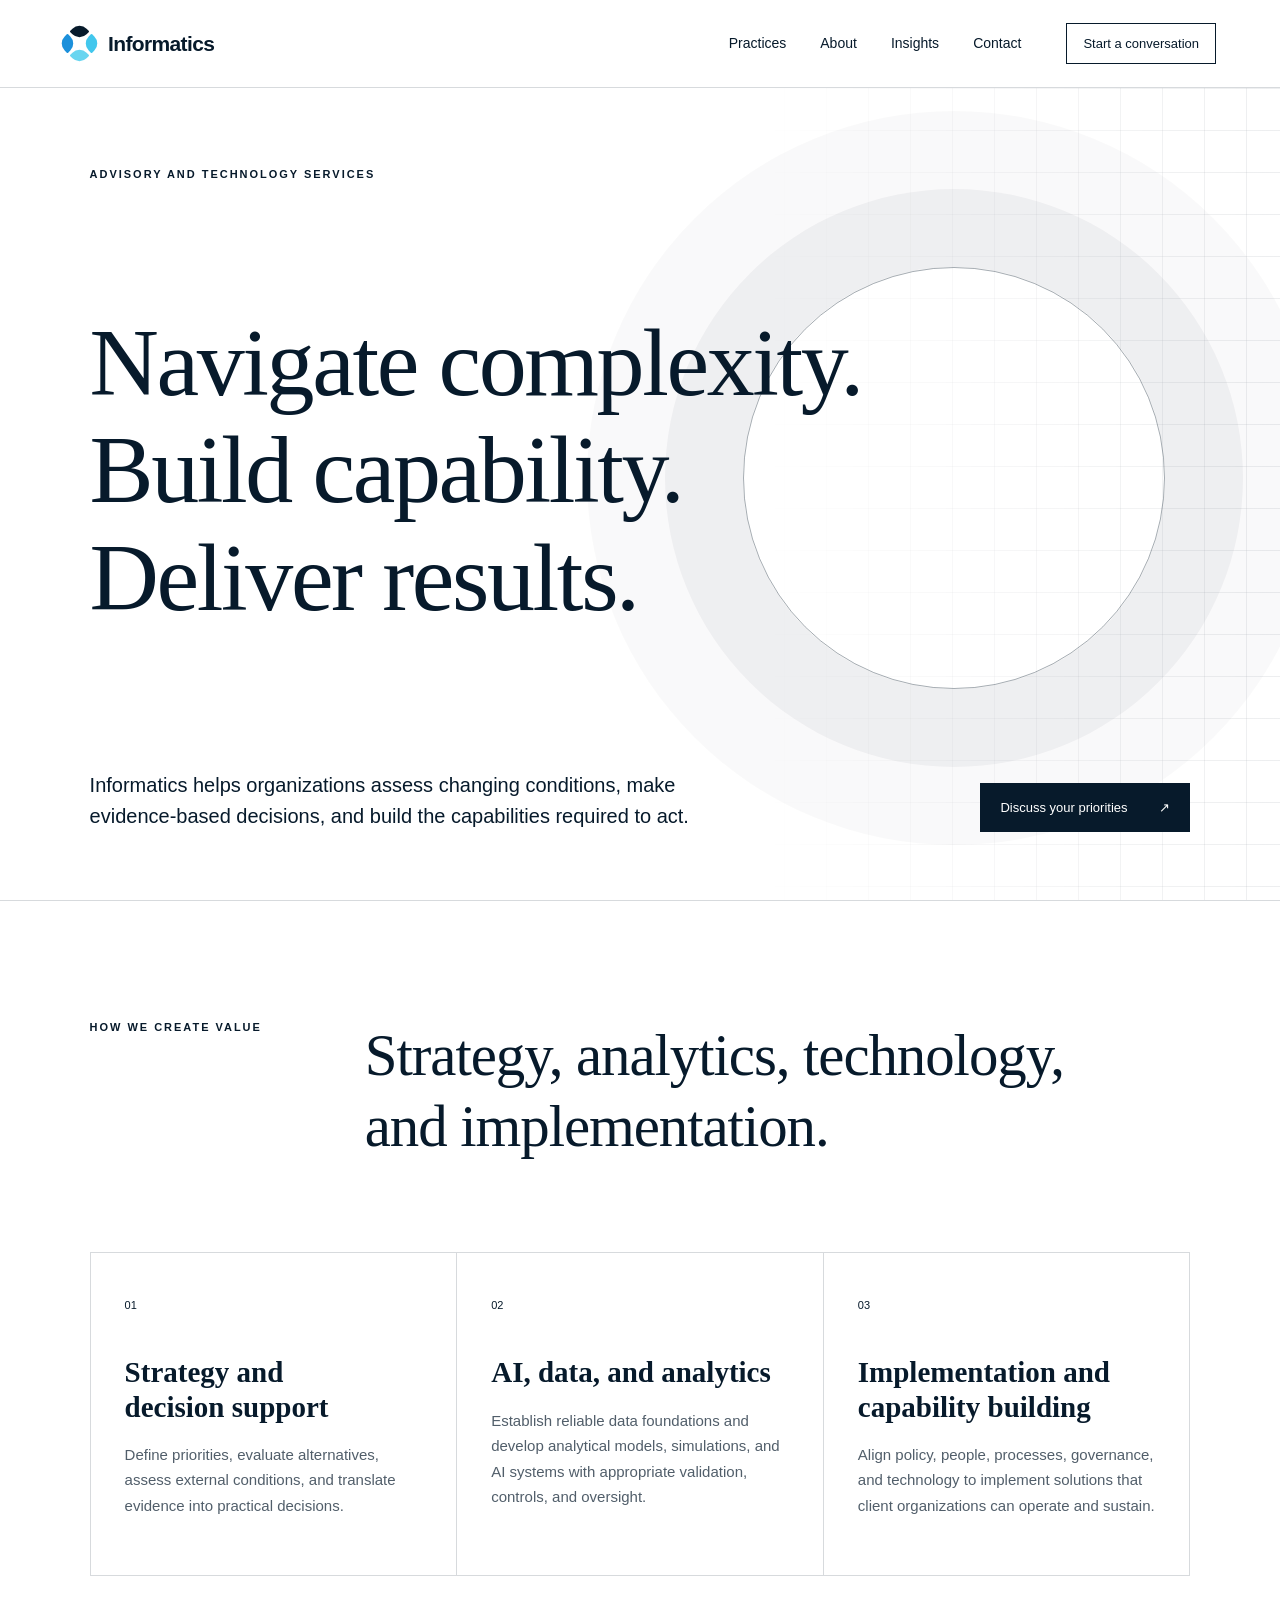
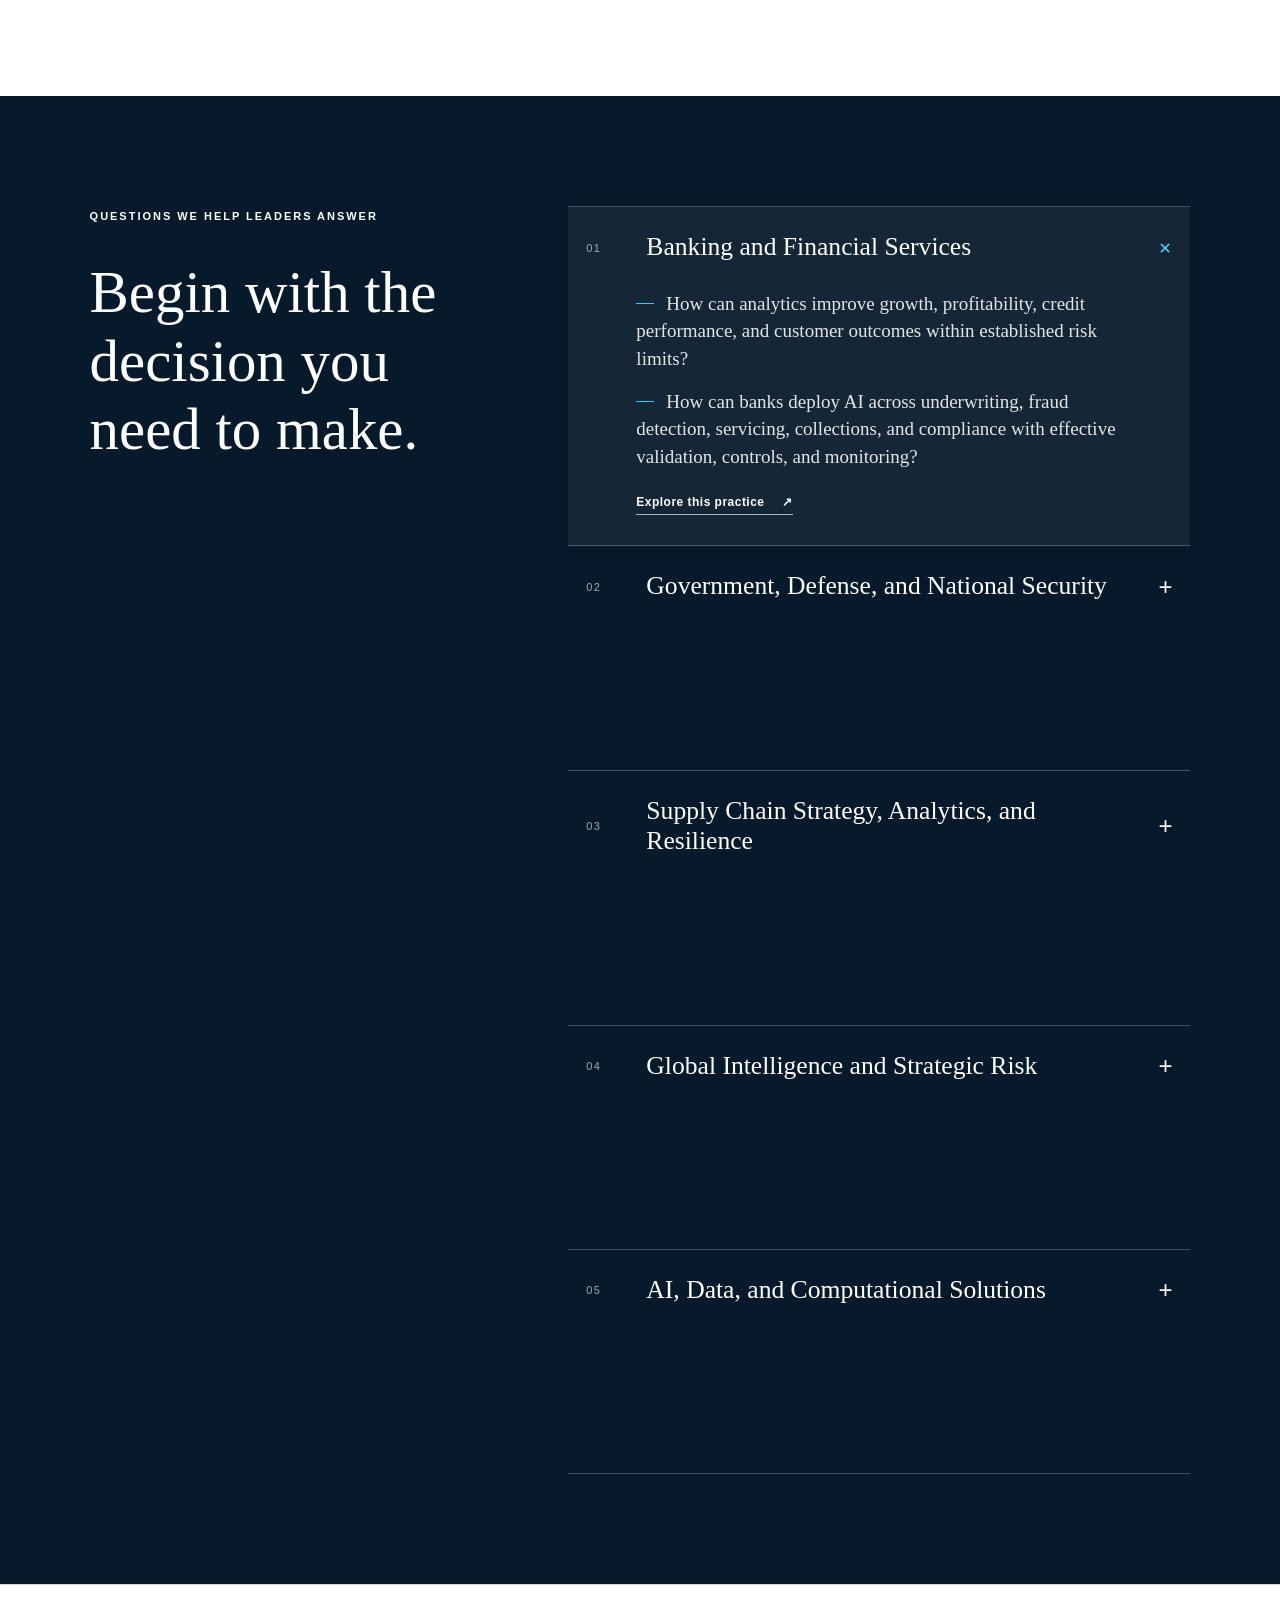
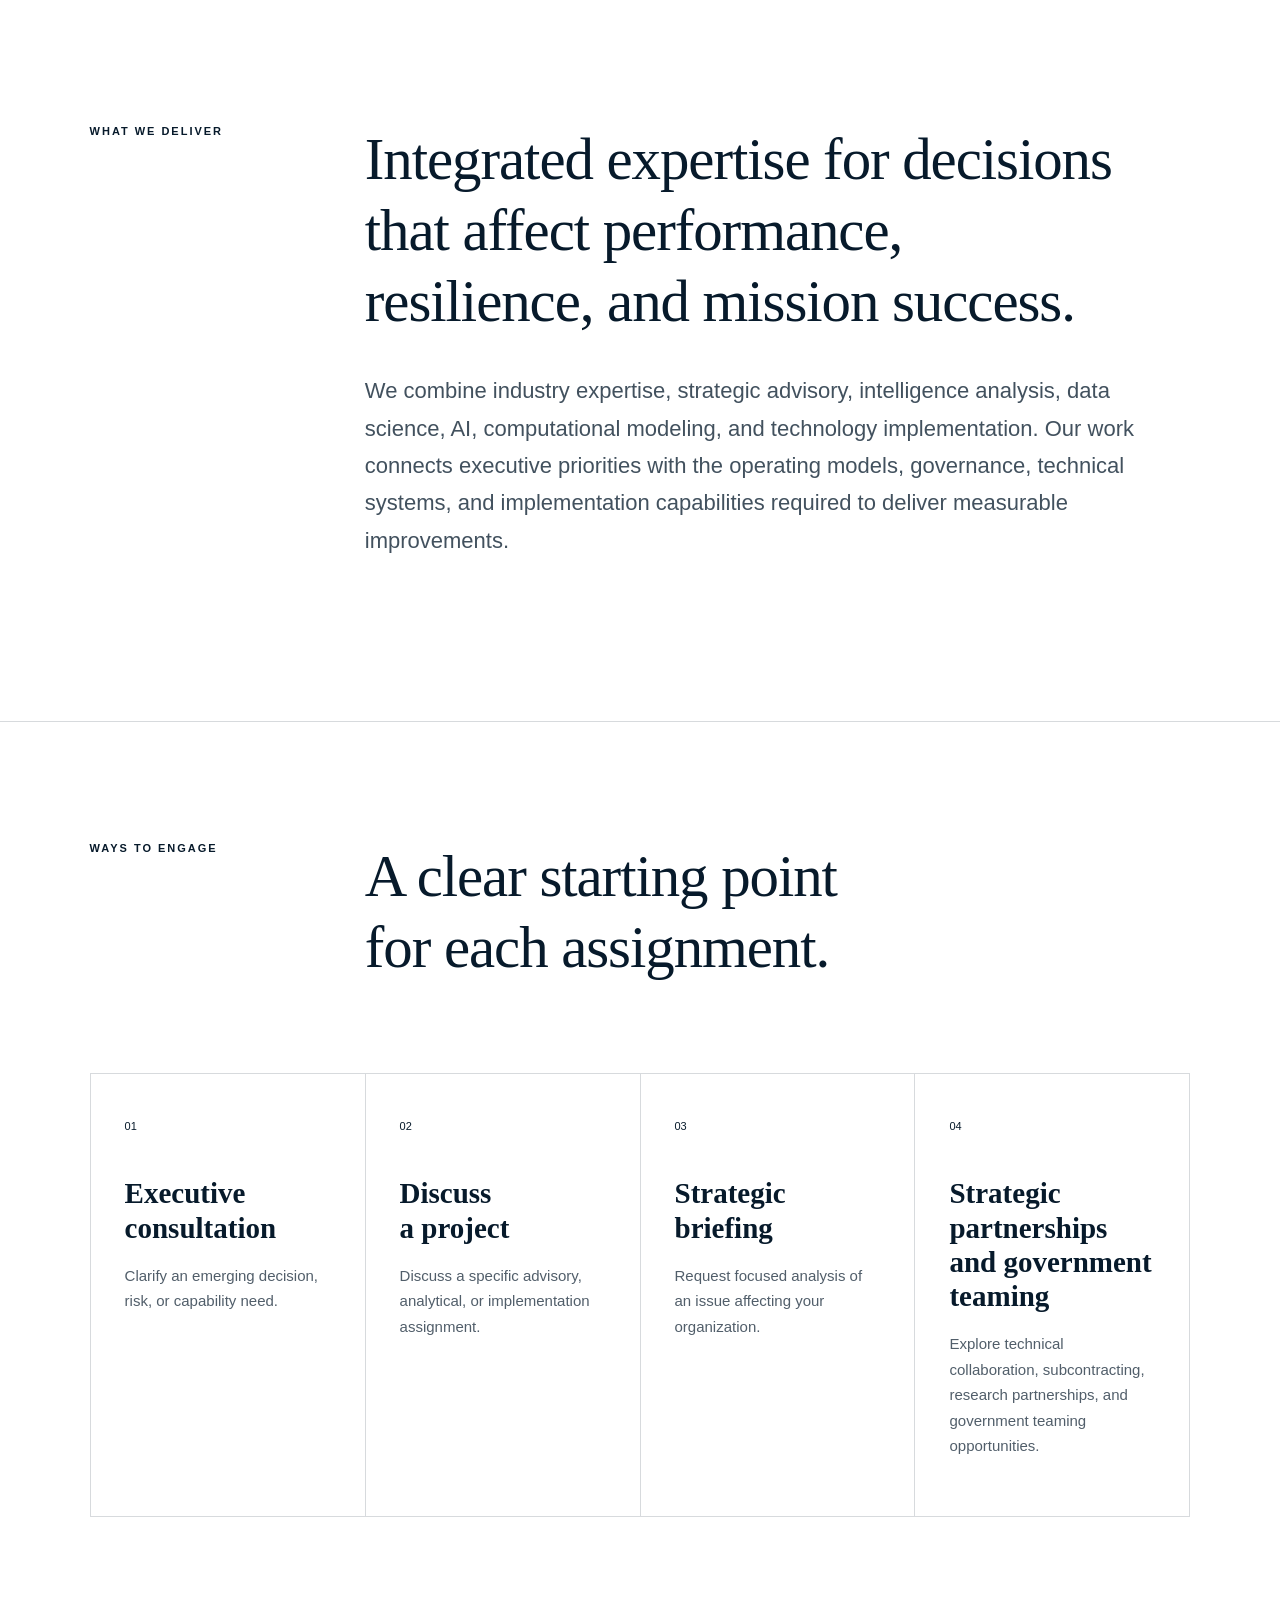
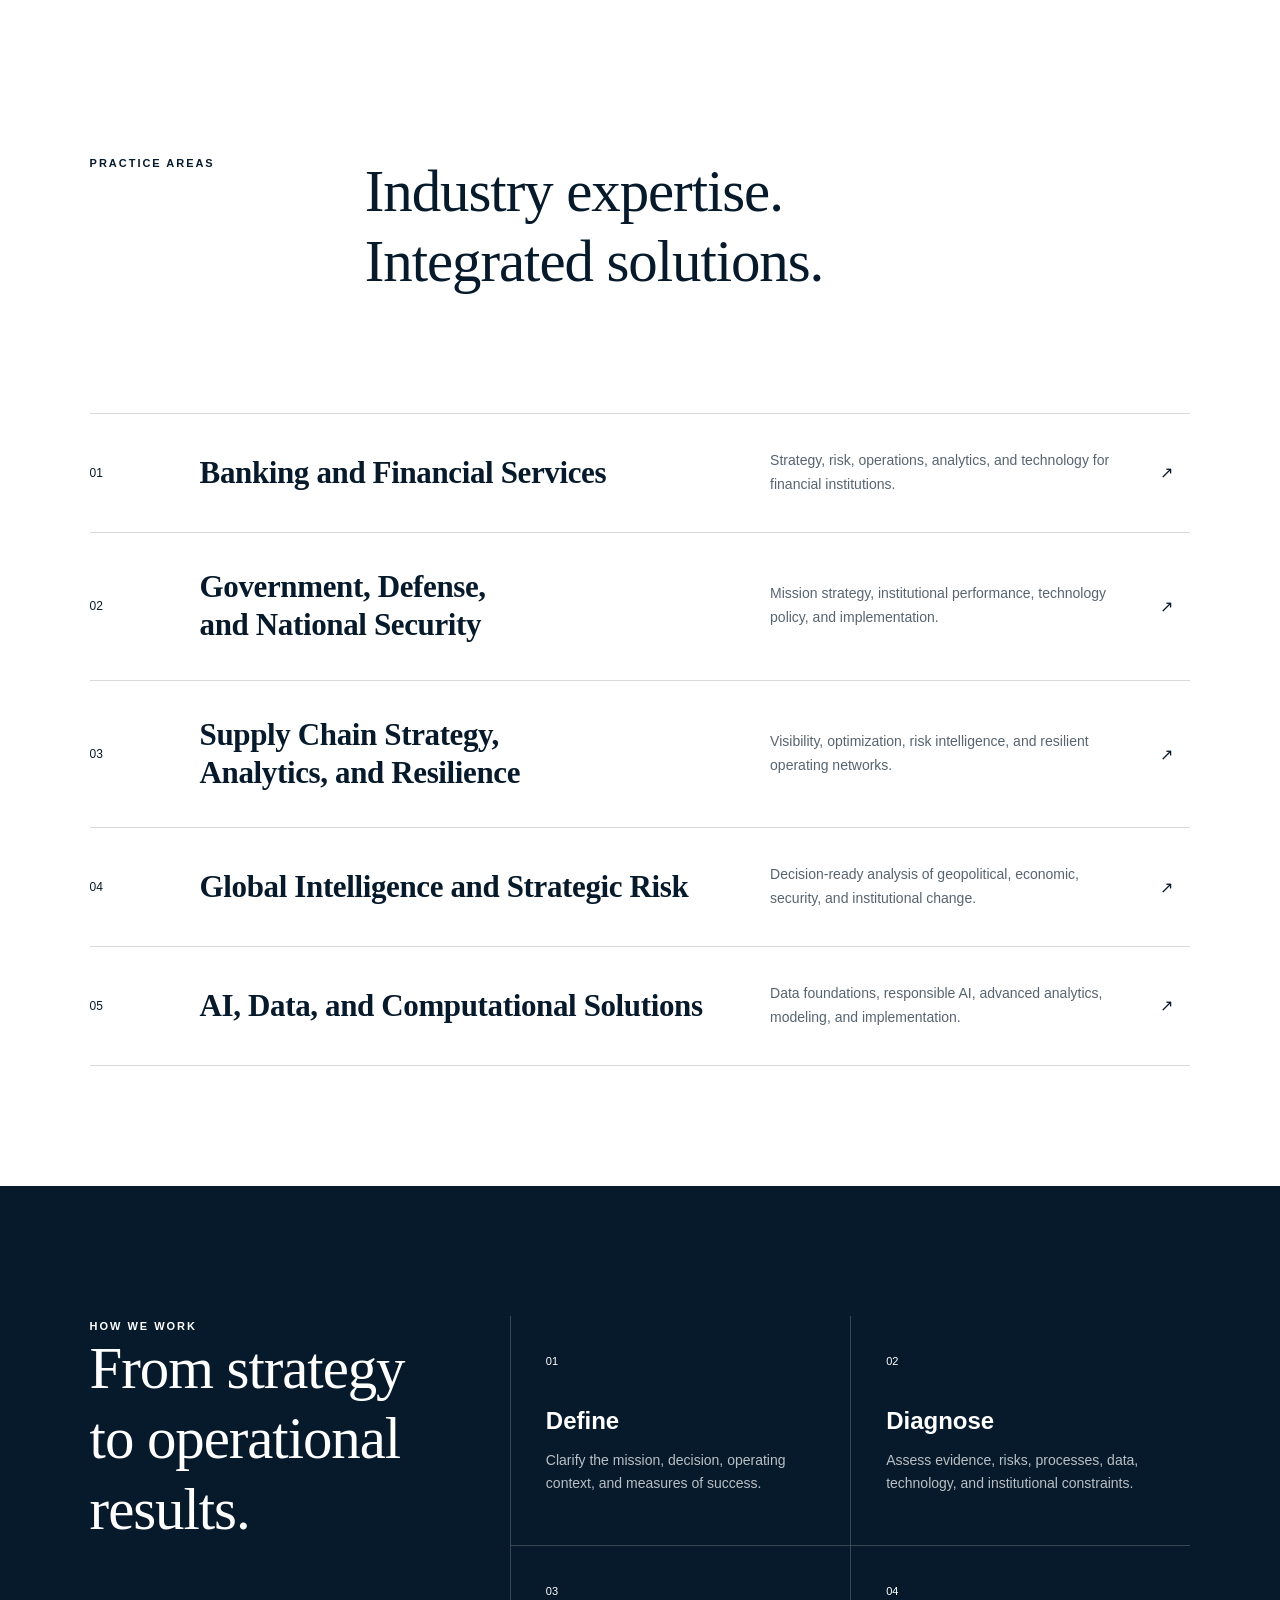
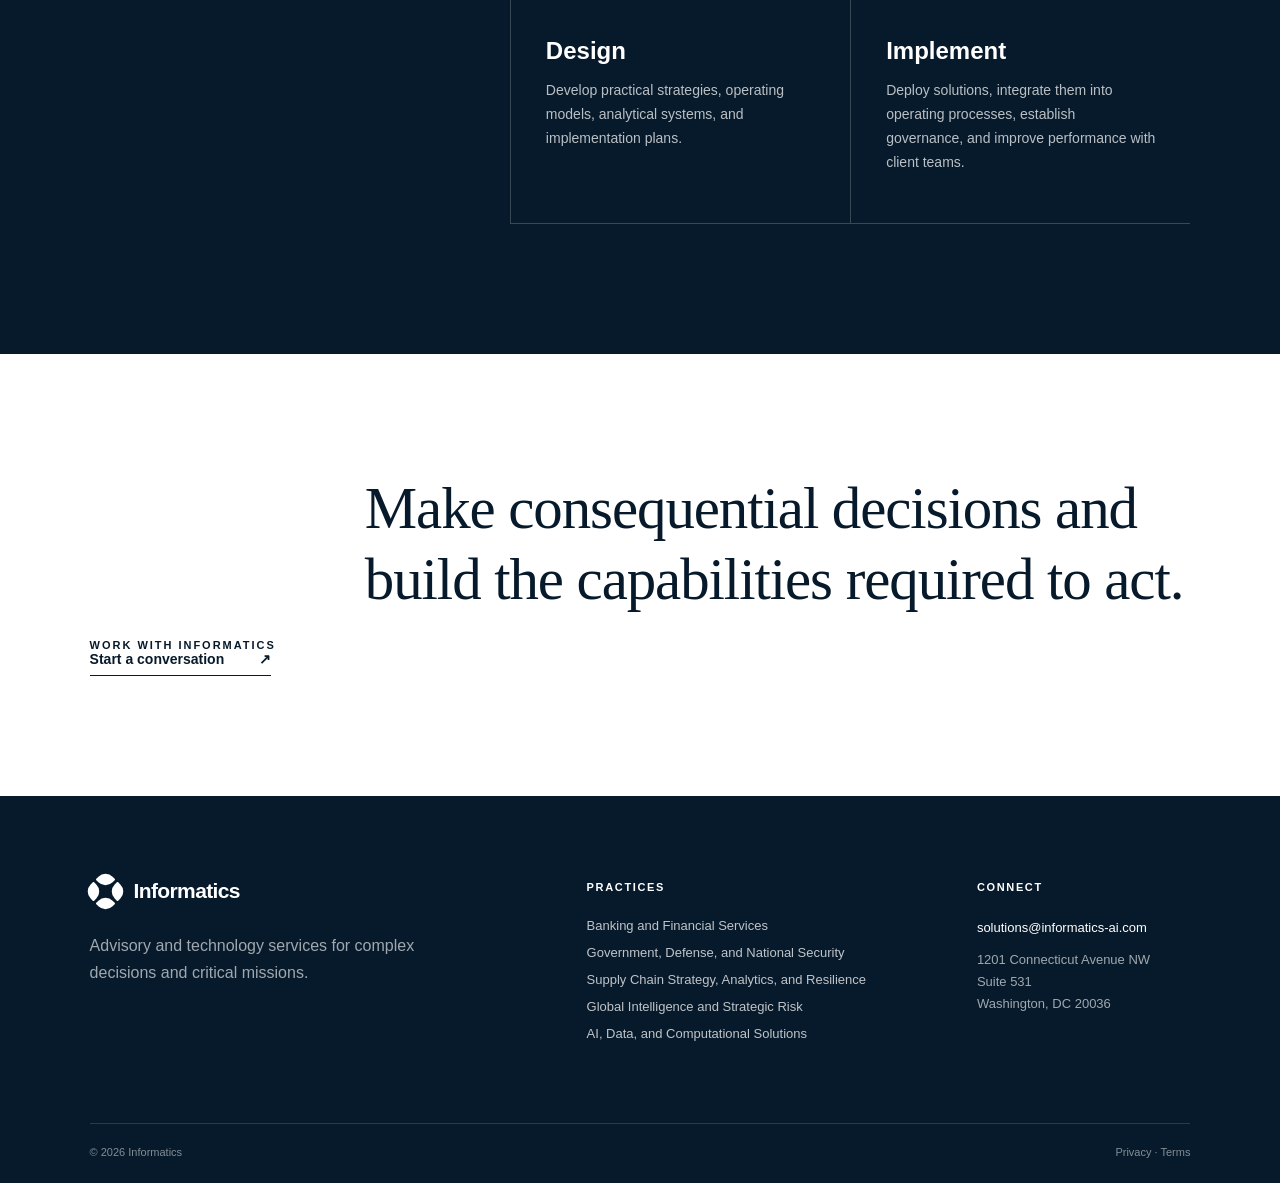
<file: index.html>
<!doctype html>
<html lang="en">
  <head>
    <meta charset="utf-8" />
    <meta name="viewport" content="width=device-width, initial-scale=1" />
    <title>Informatics | Advisory and Technology Services</title>
    <meta
      name="description"
      content="Informatics is a strategy, intelligence, and technology firm helping organizations interpret complex environments, make evidence-based decisions, and build resilient capabilities."
    />
    <link rel="canonical" href="https://informatics-ai.com/" />
    <meta property="og:type" content="website" />
    <meta property="og:url" content="https://informatics-ai.com/" />
    <meta property="og:title" content="Informatics | Strategy, Intelligence, and Technology" />
    <meta property="og:description" content="Strategy, intelligence, AI, data, computational modeling, and implementation for consequential decisions and critical missions." />
    <meta name="twitter:card" content="summary" />
    <script type="application/ld+json">
      {"@context":"https://schema.org","@type":"ProfessionalService","name":"Informatics","url":"https://informatics-ai.com/","email":"solutions@informatics-ai.com","address":{"@type":"PostalAddress","streetAddress":"1201 Connecticut Avenue NW, Suite 531","addressLocality":"Washington","addressRegion":"DC","postalCode":"20036","addressCountry":"US"},"areaServed":"Global","description":"Strategy, intelligence, data, AI, computational modeling, and technology implementation for commercial and public-sector organizations."}
    </script>
    <link rel="shortcut icon" href="favicon.svg" />
    <link rel="icon" href="favicon.svg" />
    <link rel="stylesheet" href="informatics-v4.css" />
  </head>
  <body>
    <header class="header">
      <a class="brand" href="/"
        ><span class="mark" aria-hidden="true"><i></i><b></b></span
        ><span>Informatics</span></a
      >
      <nav aria-label="Primary navigation">
        <a href="/#practices">Practices</a
        ><a href="about.html">About</a><a href="insights.html">Insights</a
        ><a href="contact.html">Contact</a>
      </nav>
      <a class="header-cta" href="contact.html">Start a conversation</a>
    </header>
    <main>
      <section class="hero">
        <div class="hero-grid" aria-hidden="true"></div>
        <div class="eyebrow">Advisory and technology services</div>
        <h1>
          Navigate complexity.<br />Build capability.<br /><em
            >Deliver results.</em
          >
        </h1>
        <div class="hero-bottom">
          <p>
            Informatics helps organizations assess changing conditions, make evidence-based decisions, and build the capabilities required to act.
          </p>
          <a class="button" href="contact.html"
            >Discuss your priorities <span aria-hidden="true">↗</span></a
          >
        </div>
      </section>
      <section class="service-families">
        <div class="section-intro compact">
          <span class="section-label">How we create value</span>
          <h2>Strategy, analytics, technology, and implementation.</h2>
        </div>
        <div class="three-card-grid">
          <article>
            <span>01</span>
            <h3>Strategy and decision support</h3>
            <p>Define priorities, evaluate alternatives, assess external conditions, and translate evidence into practical decisions.</p>
          </article>
          <article>
            <span>02</span>
            <h3>AI, data, and analytics</h3>
            <p>Establish reliable data foundations and develop analytical models, simulations, and AI systems with appropriate validation, controls, and oversight.</p>
          </article>
          <article>
            <span>03</span>
            <h3>Implementation and capability building</h3>
            <p>Align policy, people, processes, governance, and technology to implement solutions that client organizations can operate and sustain.</p>
          </article>
        </div>
      </section>
      <section class="decision-questions">
        <div>
          <span class="section-label light">Questions we help leaders answer</span>
          <h2>Begin with the decision you need to make.</h2>
        </div>
        <div class="question-cards" data-question-cards>
          <article class="question-card is-active">
            <button class="question-card-toggle" type="button" aria-expanded="true">
              <span class="question-card-number">01</span>
              <span>Banking and Financial Services</span>
              <span class="question-card-icon" aria-hidden="true">+</span>
            </button>
            <div class="question-card-content">
              <p>How can analytics improve growth, profitability, credit performance, and customer outcomes within established risk limits?</p>
              <p>How can banks deploy AI across underwriting, fraud detection, servicing, collections, and compliance with effective validation, controls, and monitoring?</p>
              <a href="banking.html">Explore this practice <span aria-hidden="true">↗</span></a>
            </div>
          </article>
          <article class="question-card">
            <button class="question-card-toggle" type="button" aria-expanded="false">
              <span class="question-card-number">02</span>
              <span>Government, Defense, and National Security</span>
              <span class="question-card-icon" aria-hidden="true">+</span>
            </button>
            <div class="question-card-content">
              <p>How can agencies convert mission requirements and technology priorities into funded programs, deployable systems, and measurable operational outcomes?</p>
              <p>How can defense and national security organizations integrate emerging technologies into doctrine, force design, training, logistics, readiness, and operations?</p>
              <a href="government-defense.html">Explore this practice <span aria-hidden="true">↗</span></a>
            </div>
          </article>
          <article class="question-card">
            <button class="question-card-toggle" type="button" aria-expanded="false">
              <span class="question-card-number">03</span>
              <span>Supply Chain Strategy, Analytics, and Resilience</span>
              <span class="question-card-icon" aria-hidden="true">+</span>
            </button>
            <div class="question-card-content">
              <p>How can organizations use supplier, inventory, logistics, and network data to identify concentration risks, capacity constraints, and critical dependencies?</p>
              <p>Which investments in sourcing, inventory, infrastructure, analytics, and supplier management will reduce disruption costs and improve service continuity?</p>
              <a href="supply-chain.html">Explore this practice <span aria-hidden="true">↗</span></a>
            </div>
          </article>
          <article class="question-card">
            <button class="question-card-toggle" type="button" aria-expanded="false">
              <span class="question-card-number">04</span>
              <span>Global Intelligence and Strategic Risk</span>
              <span class="question-card-icon" aria-hidden="true">+</span>
            </button>
            <div class="question-card-content">
              <p>How should geopolitical, economic, regulatory, sanctions, and security developments change market entry, investment, sourcing, and operating decisions?</p>
              <p>How can organizations build a repeatable risk monitoring system that connects external indicators to scenarios, exposure limits, escalation triggers, and executive action?</p>
              <a href="global-intelligence.html">Explore this practice <span aria-hidden="true">↗</span></a>
            </div>
          </article>
          <article class="question-card">
            <button class="question-card-toggle" type="button" aria-expanded="false">
              <span class="question-card-number">05</span>
              <span>AI, Data, and Computational Solutions</span>
              <span class="question-card-icon" aria-hidden="true">+</span>
            </button>
            <div class="question-card-content">
              <p>Which AI, data, analytics, and automation use cases offer the strongest combination of business value, technical feasibility, implementation speed, and manageable risk?</p>
              <p>What data architecture, model evaluation, security controls, workflow integration, monitoring, and accountable operational ownership are required to deploy an AI solution in production?</p>
              <a href="ai-data.html">Explore this practice <span aria-hidden="true">↗</span></a>
            </div>
          </article>
        </div>
      </section>
      <section class="positioning">
        <div class="section-label">What we deliver</div>
        <div>
          <h2>
            Integrated expertise for decisions that affect performance,
            resilience, and mission success.
          </h2>
          <p>
            We combine industry expertise, strategic advisory, intelligence analysis, data science, AI, computational modeling, and technology implementation. Our work connects executive priorities with the operating models, governance, technical systems, and implementation capabilities required to deliver measurable improvements.
          </p>
        </div>
      </section>
      <!-- Representative work section reserved for verified material supplied by Informatics. -->
      <section class="engagement-routes">
        <div class="section-intro compact">
          <span class="section-label">Ways to engage</span>
          <h2>A clear starting point for each assignment.</h2>
        </div>
        <div class="four-card-grid">
          <a href="mailto:solutions@informatics-ai.com?subject=Executive%20consultation"><span>01</span><h3>Executive consultation</h3><p>Clarify an emerging decision, risk, or capability need.</p></a>
          <a href="mailto:solutions@informatics-ai.com?subject=Discuss%20a%20project"><span>02</span><h3>Discuss a project</h3><p>Discuss a specific advisory, analytical, or implementation assignment.</p></a>
          <a href="mailto:solutions@informatics-ai.com?subject=Strategic%20briefing"><span>03</span><h3>Strategic briefing</h3><p>Request focused analysis of an issue affecting your organization.</p></a>
          <a href="mailto:solutions@informatics-ai.com?subject=Partnership%20or%20teaming"><span>04</span><h3>Strategic partnerships and government teaming</h3><p>Explore technical collaboration, subcontracting, research partnerships, and government teaming opportunities.</p></a>
        </div>
      </section>
      <section class="practice-section" id="practices">
        <div class="section-intro">
          <span class="section-label">Practice areas</span>
          <h2>Industry expertise.<br />Integrated solutions.</h2>
        </div>
        <div class="practice-list">
          <a class="practice-row" href="banking.html"
            ><span class="practice-num">01</span>
            <h3>Banking and Financial Services</h3>
            <p>
              Strategy, risk, operations, analytics, and technology for
              financial institutions.
            </p>
            <span aria-hidden="true">↗</span></a
          >
          <a class="practice-row" href="government-defense.html"
            ><span class="practice-num">02</span>
            <h3>Government, Defense, and National Security</h3>
            <p>
              Mission strategy, institutional performance, technology policy,
              and implementation.
            </p>
            <span aria-hidden="true">↗</span></a
          >
          <a class="practice-row" href="supply-chain.html"
            ><span class="practice-num">03</span>
            <h3>Supply Chain Strategy, Analytics, and Resilience</h3>
            <p>
              Visibility, optimization, risk intelligence, and resilient
              operating networks.
            </p>
            <span aria-hidden="true">↗</span></a
          >
          <a class="practice-row" href="global-intelligence.html"
            ><span class="practice-num">04</span>
            <h3>Global Intelligence and Strategic Risk</h3>
            <p>
              Decision-ready analysis of geopolitical, economic, security, and
              institutional change.
            </p>
            <span aria-hidden="true">↗</span></a
          >
          <a class="practice-row" href="ai-data.html"
            ><span class="practice-num">05</span>
            <h3>AI, Data, and Computational Solutions</h3>
            <p>
              Data foundations, responsible AI, advanced analytics, modeling,
              and implementation.
            </p>
            <span aria-hidden="true">↗</span></a
          >
        </div>
      </section>
      <section class="method">
        <div>
          <span class="section-label light">How we work</span>
          <h2>From strategy to operational results.</h2>
        </div>
        <div class="method-steps">
          <article>
            <span>01</span>
            <h3>Define</h3>
            <p>
              Clarify the mission, decision, operating context, and measures of
              success.
            </p>
          </article>
          <article>
            <span>02</span>
            <h3>Diagnose</h3>
            <p>
              Assess evidence, risks, processes, data, technology, and
              institutional constraints.
            </p>
          </article>
          <article>
            <span>03</span>
            <h3>Design</h3>
            <p>
              Develop practical strategies, operating models, analytical
              systems, and implementation plans.
            </p>
          </article>
          <article>
            <span>04</span>
            <h3>Implement</h3>
            <p>
              Deploy solutions, integrate them into operating processes, establish governance, and improve performance with client teams.
            </p>
          </article>
        </div>
      </section>
      <section class="cta-band">
        <span class="section-label">Work with Informatics</span>
        <h2>
          Make consequential decisions and build the capabilities required to act.
        </h2>
        <a class="text-link" href="contact.html"
          >Start a conversation <span aria-hidden="true">↗</span></a
        >
      </section>
    </main>
    <footer class="footer">
      <div class="footer-main">
        <div>
          <a class="brand brand-light" href="/"
            ><span class="mark" aria-hidden="true"><i></i><b></b></span
            ><span>Informatics</span></a
          >
          <p>
            Advisory and technology services for complex decisions and critical
            missions.
          </p>
        </div>
        <div>
          <h3>Practices</h3>
          <a href="banking.html">Banking and Financial Services</a
          ><a href="government-defense.html"
            >Government, Defense, and National Security</a
          ><a href="supply-chain.html"
            >Supply Chain Strategy, Analytics, and Resilience</a
          ><a href="global-intelligence.html"
            >Global Intelligence and Strategic Risk</a
          ><a href="ai-data.html">AI, Data, and Computational Solutions</a>
        </div>
        <div>
          <h3>Connect</h3>
          <a href="mailto:solutions@informatics-ai.com"
            >solutions@informatics-ai.com</a
          >
          <p>
            1201 Connecticut Avenue NW<br />Suite 531<br />Washington, DC 20036
          </p>
        </div>
      </div>
      <div class="footer-base">
        <span>© 2026 Informatics</span>
        <span><a href="privacy.html">Privacy</a> · <a href="terms.html">Terms</a></span>
      </div>
    </footer>
    <script>
      (() => {
        const group = document.querySelector("[data-question-cards]");
        if (!group) return;
        const cards = [...group.querySelectorAll(".question-card")];
        const activate = (selected) => {
          cards.forEach((card) => {
            const active = card === selected;
            card.classList.toggle("is-active", active);
            card.querySelector(".question-card-toggle").setAttribute("aria-expanded", String(active));
          });
        };
        cards.forEach((card) => {
          const toggle = card.querySelector(".question-card-toggle");
          toggle.addEventListener("click", () => activate(card));
          toggle.addEventListener("focus", () => activate(card));
          card.addEventListener("mouseenter", () => {
            if (window.matchMedia("(hover: hover)").matches) activate(card);
          });
        });
      })();
    </script>
  </body>
</html>
</file>
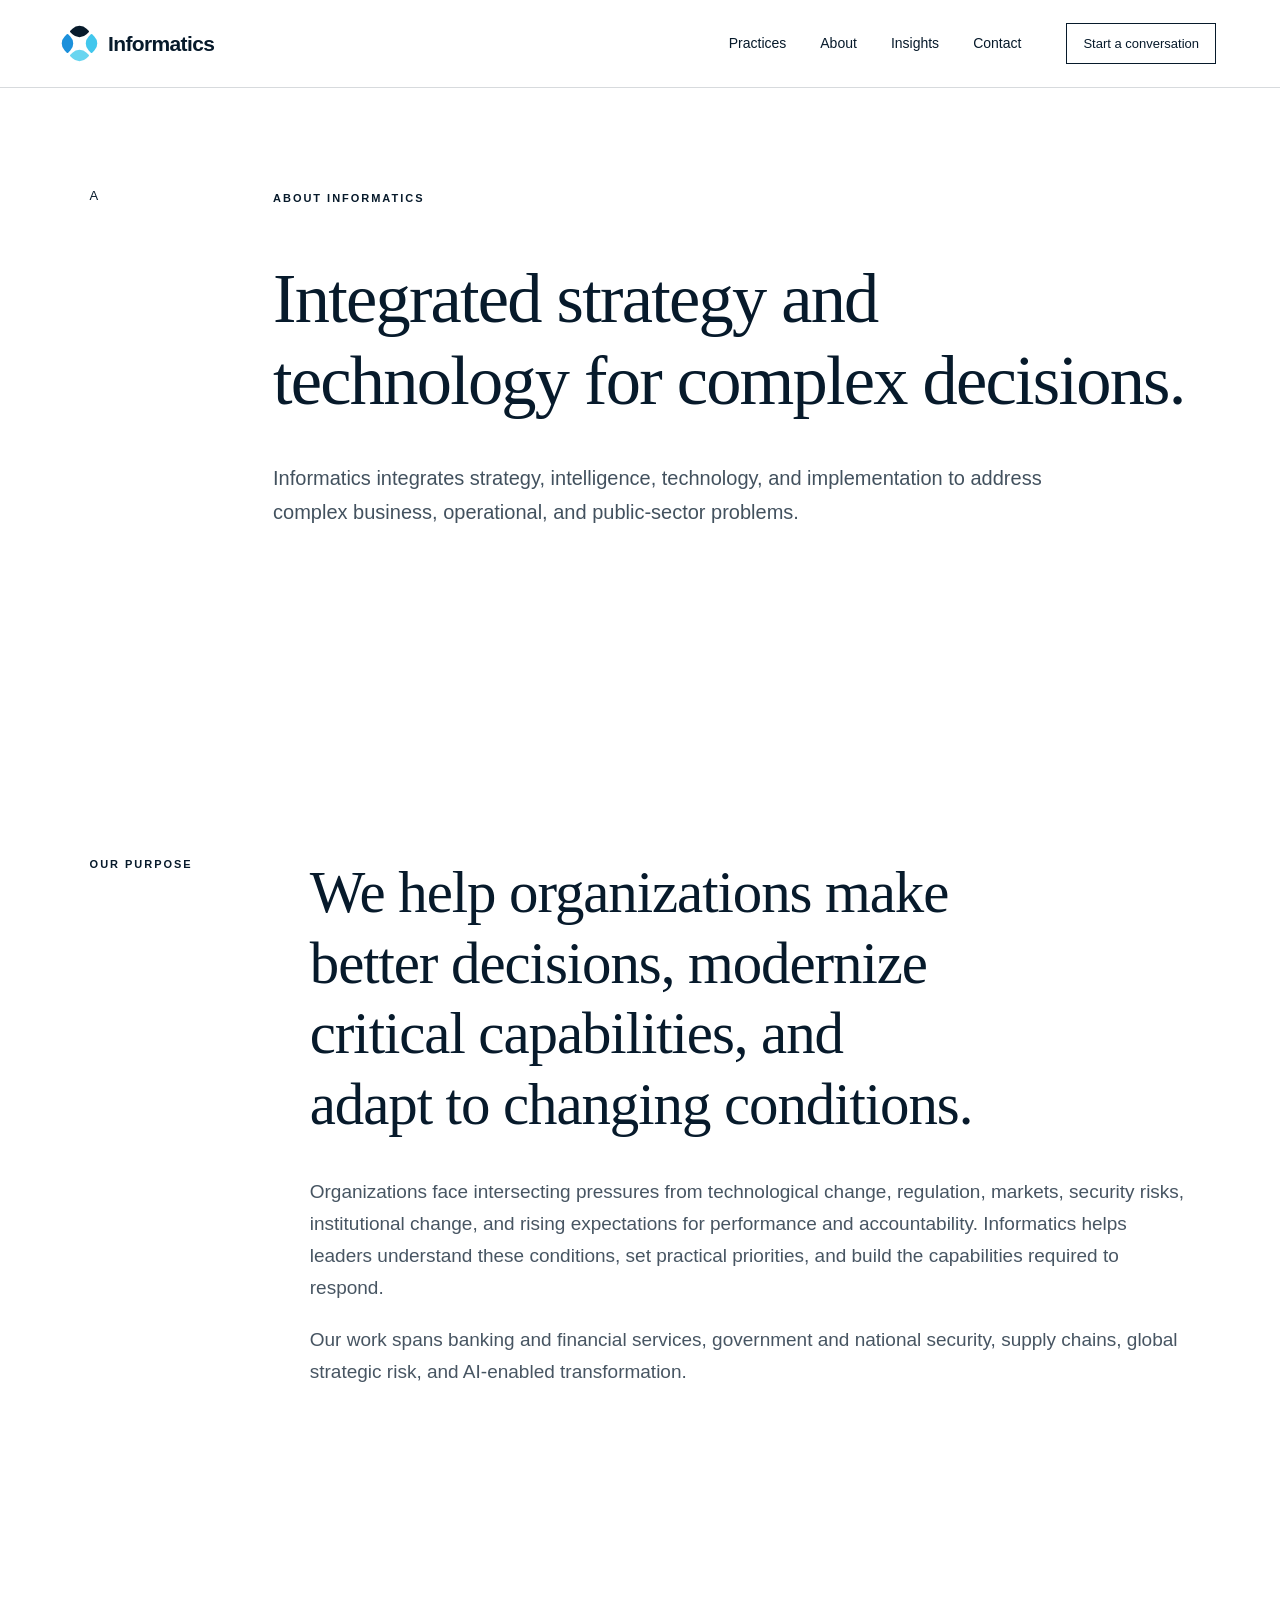
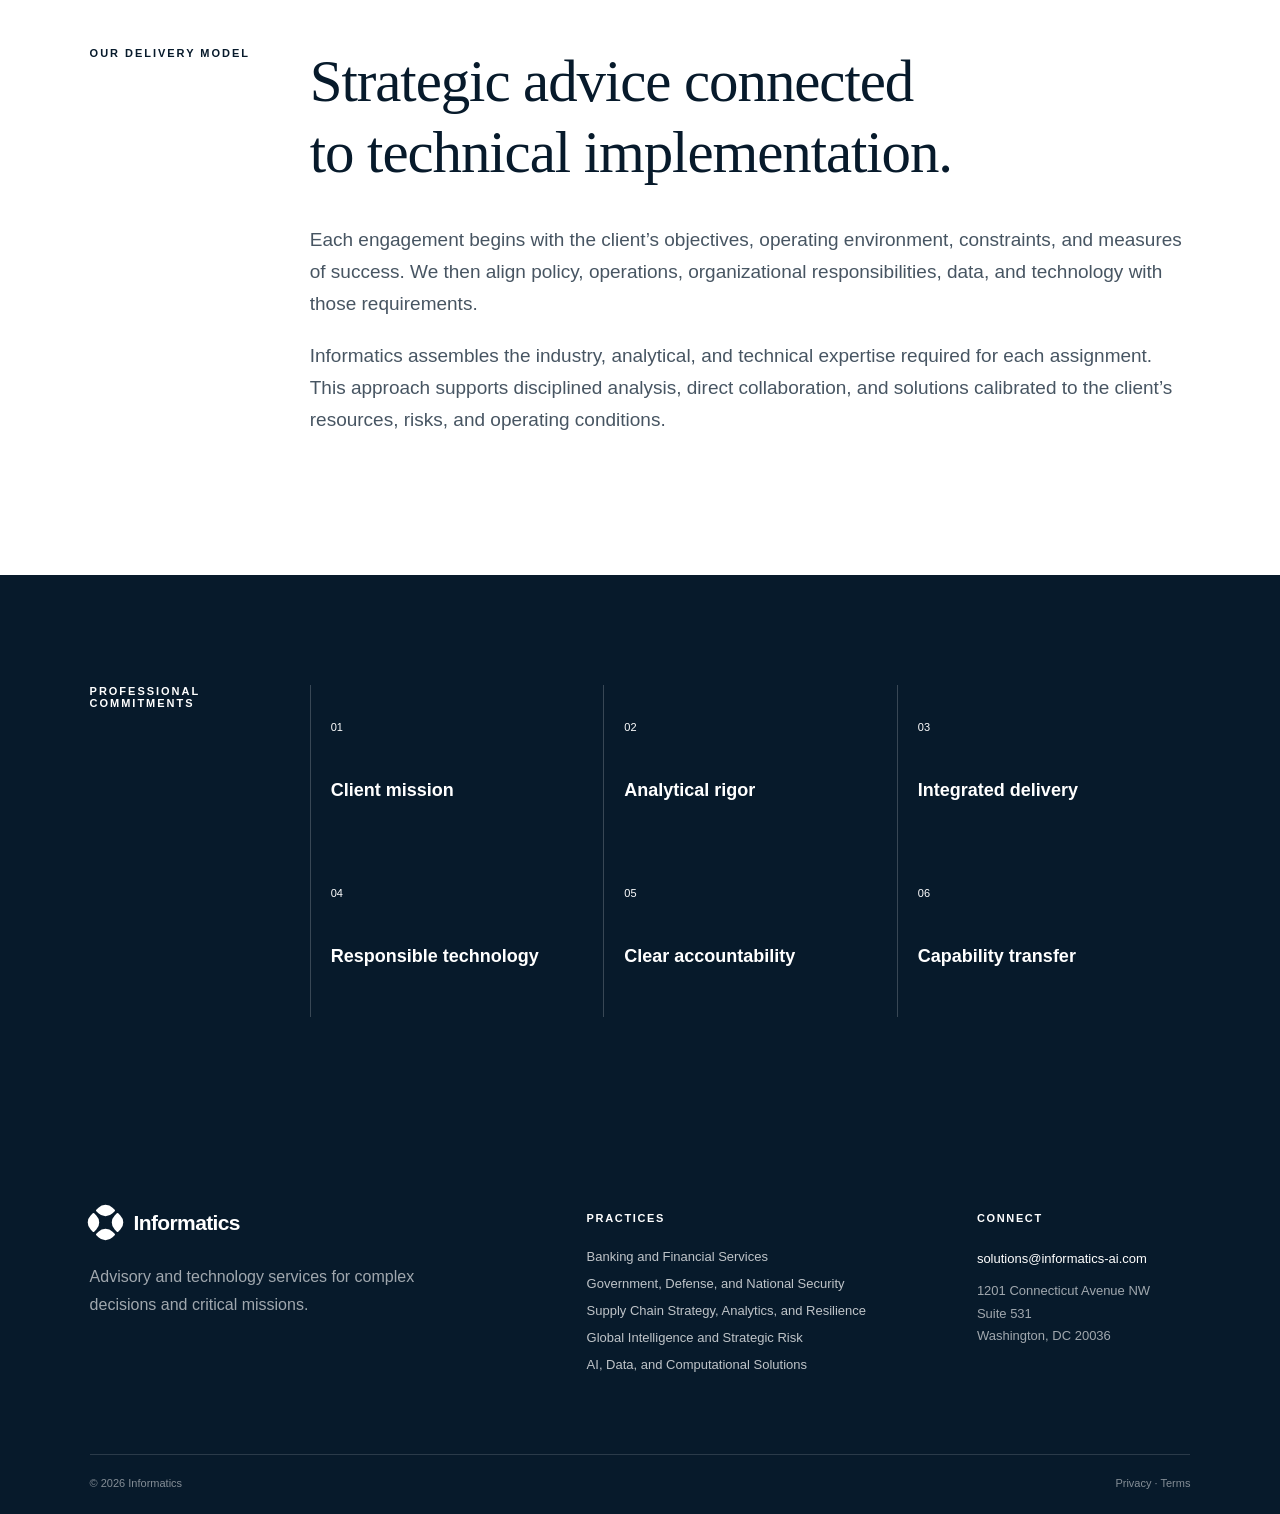
<file: about.html>
<!doctype html>
<html lang="en">
  <head>
    <meta charset="utf-8" />
    <meta name="viewport" content="width=device-width, initial-scale=1" />
    <title>About Informatics | Advisory and Technology Firm</title>
    <meta
      name="description"
      content="Informatics is an advisory and technology firm serving complex commercial and public-sector missions."
    />
    <link rel="canonical" href="https://informatics-ai.com/about.html" />
    <meta property="og:type" content="website" /><meta property="og:title" content="About Informatics" /><meta property="og:description" content="Integrated strategy, intelligence, technology, and implementation for complex commercial and public-sector missions." /><meta name="twitter:card" content="summary" />
    <link rel="shortcut icon" href="favicon.svg" />
    <link rel="icon" href="favicon.svg" />
    <link rel="stylesheet" href="informatics-v4.css" />
  </head>
  <body>
    <header class="header">
      <a class="brand" href="/"
        ><span class="mark" aria-hidden="true"><i></i><b></b></span
        ><span>Informatics</span></a
      >
      <nav aria-label="Primary navigation">
        <a href="/#practices">Practices</a
        ><a href="about.html">About</a><a href="insights.html">Insights</a
        ><a href="contact.html">Contact</a>
      </nav>
      <a class="header-cta" href="contact.html">Start a conversation</a>
    </header>
    <main>
      <section class="page-hero simple">
        <span class="page-number">A</span>
        <div>
          <span class="eyebrow">About Informatics</span>
          <h1>Integrated strategy and technology for complex decisions.</h1>
          <p>
            Informatics integrates strategy, intelligence, technology, and implementation to address complex business, operational, and public-sector problems.
          </p>
        </div>
      </section>
      <section class="prose-section">
        <span class="section-label">Our purpose</span>
        <div>
          <h2>
            We help organizations make better decisions, modernize critical capabilities, and adapt to changing conditions.
          </h2>
          <p>
            Organizations face intersecting pressures from technological change, regulation, markets, security risks, institutional change, and rising expectations for performance and accountability. Informatics helps leaders
            understand these conditions, set practical priorities, and build
            the capabilities required to respond.
          </p>
          <p>
            Our work spans banking and financial services, government and
            national security, supply chains, global strategic risk, and
            AI-enabled transformation.
          </p>
        </div>
      </section>
      <section class="prose-section alt">
        <span class="section-label">Our delivery model</span>
        <div>
          <h2>Strategic advice connected to technical implementation.</h2>
          <p>
            Each engagement begins with the client’s objectives, operating environment, constraints, and measures of success. We then align policy, operations, organizational responsibilities, data, and technology with those requirements.
          </p>
          <p>
            Informatics assembles the industry, analytical, and technical expertise required for each assignment. This approach supports disciplined analysis, direct collaboration, and solutions calibrated to the client’s resources, risks, and operating conditions.
          </p>
        </div>
      </section>
      <section class="principles">
        <span class="section-label light">Professional commitments</span>
        <div>
          <article>
            <span>01</span>
            <h3>Client mission</h3>
          </article>
          <article>
            <span>02</span>
            <h3>Analytical rigor</h3>
          </article>
          <article>
            <span>03</span>
            <h3>Integrated delivery</h3>
          </article>
          <article>
            <span>04</span>
            <h3>Responsible technology</h3>
          </article>
          <article>
            <span>05</span>
            <h3>Clear accountability</h3>
          </article>
          <article>
            <span>06</span>
            <h3>Capability transfer</h3>
          </article>
        </div>
      </section>
    </main>
    <footer class="footer">
      <div class="footer-main">
        <div>
          <a class="brand brand-light" href="/"
            ><span class="mark" aria-hidden="true"><i></i><b></b></span
            ><span>Informatics</span></a
          >
          <p>
            Advisory and technology services for complex decisions and critical
            missions.
          </p>
        </div>
        <div>
          <h3>Practices</h3>
          <a href="banking.html">Banking and Financial Services</a
          ><a href="government-defense.html"
            >Government, Defense, and National Security</a
          ><a href="supply-chain.html"
            >Supply Chain Strategy, Analytics, and Resilience</a
          ><a href="global-intelligence.html"
            >Global Intelligence and Strategic Risk</a
          ><a href="ai-data.html">AI, Data, and Computational Solutions</a>
        </div>
        <div>
          <h3>Connect</h3>
          <a href="mailto:solutions@informatics-ai.com"
            >solutions@informatics-ai.com</a
          >
          <p>
            1201 Connecticut Avenue NW<br />Suite 531<br />Washington, DC 20036
          </p>
        </div>
      </div>
      <div class="footer-base">
        <span>© 2026 Informatics</span>
        <span><a href="privacy.html">Privacy</a> · <a href="terms.html">Terms</a></span>
      </div>
    </footer>
  </body>
</html>
</file>
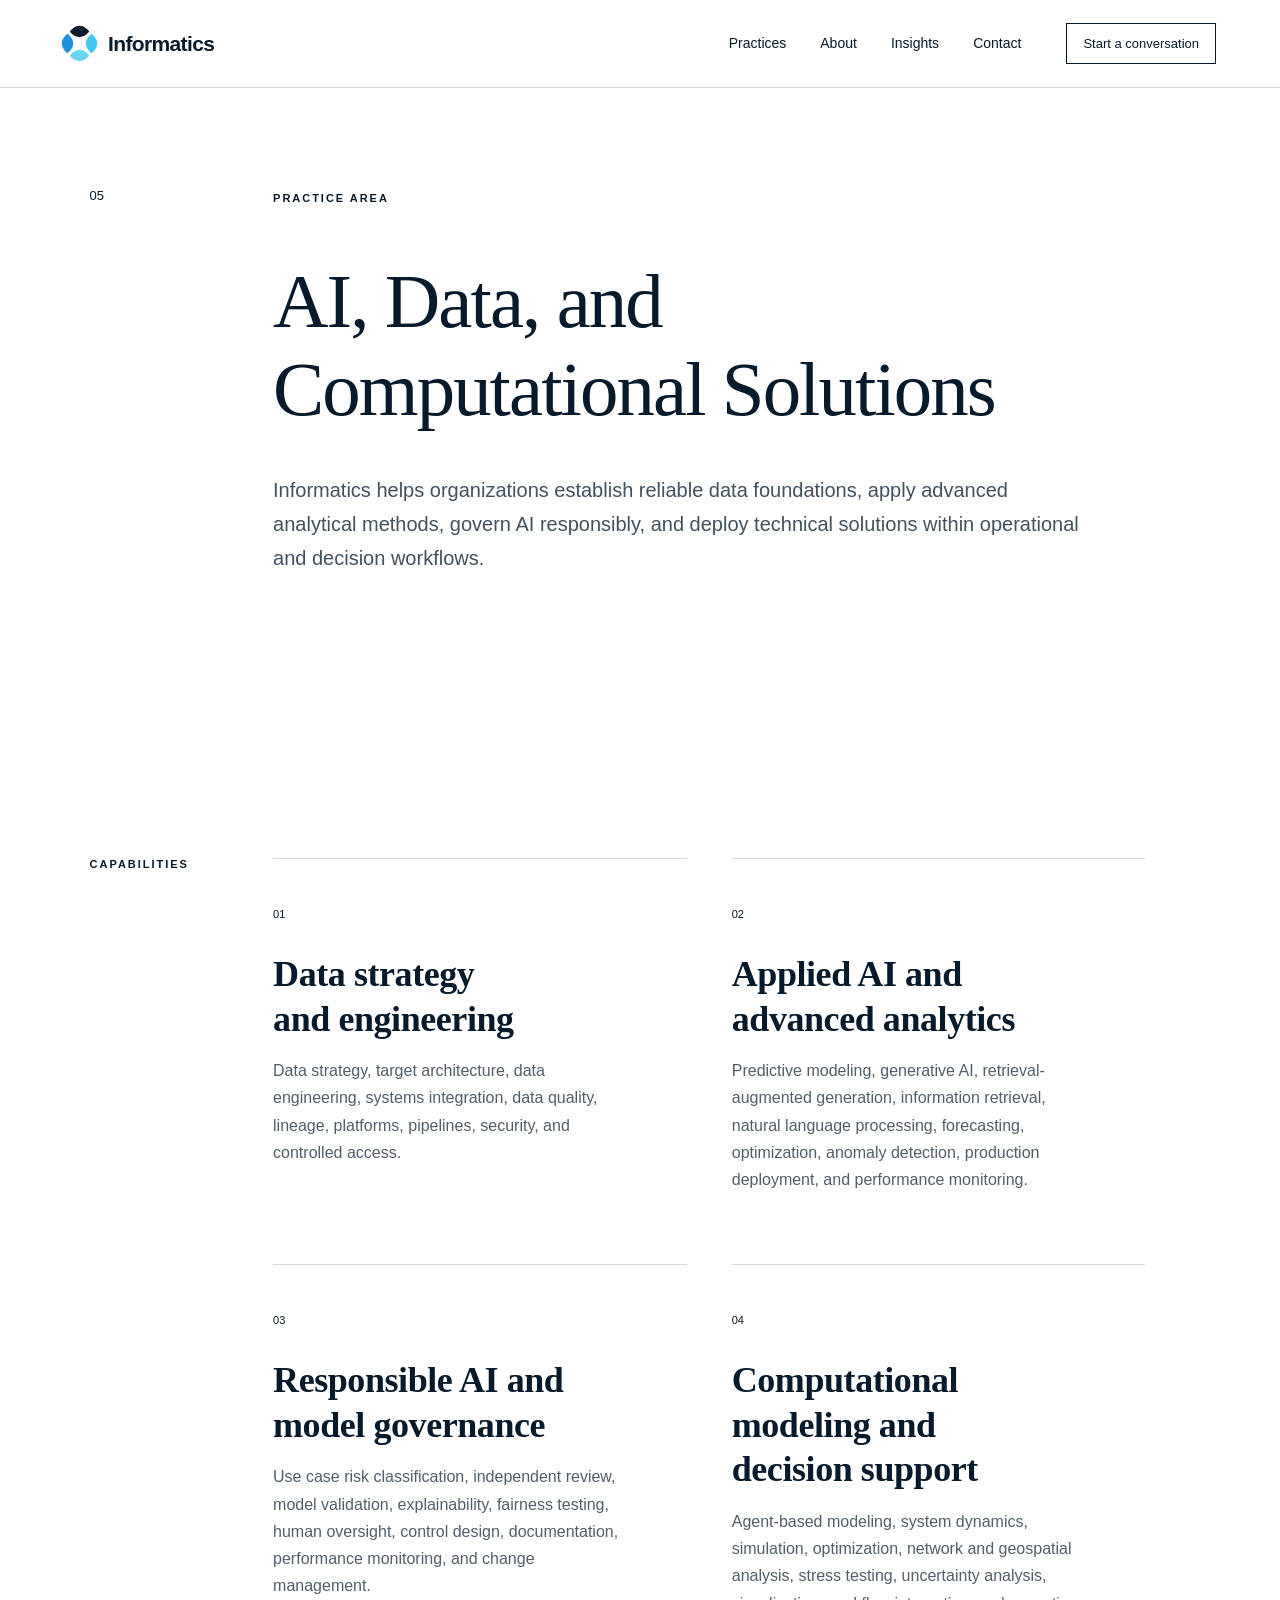
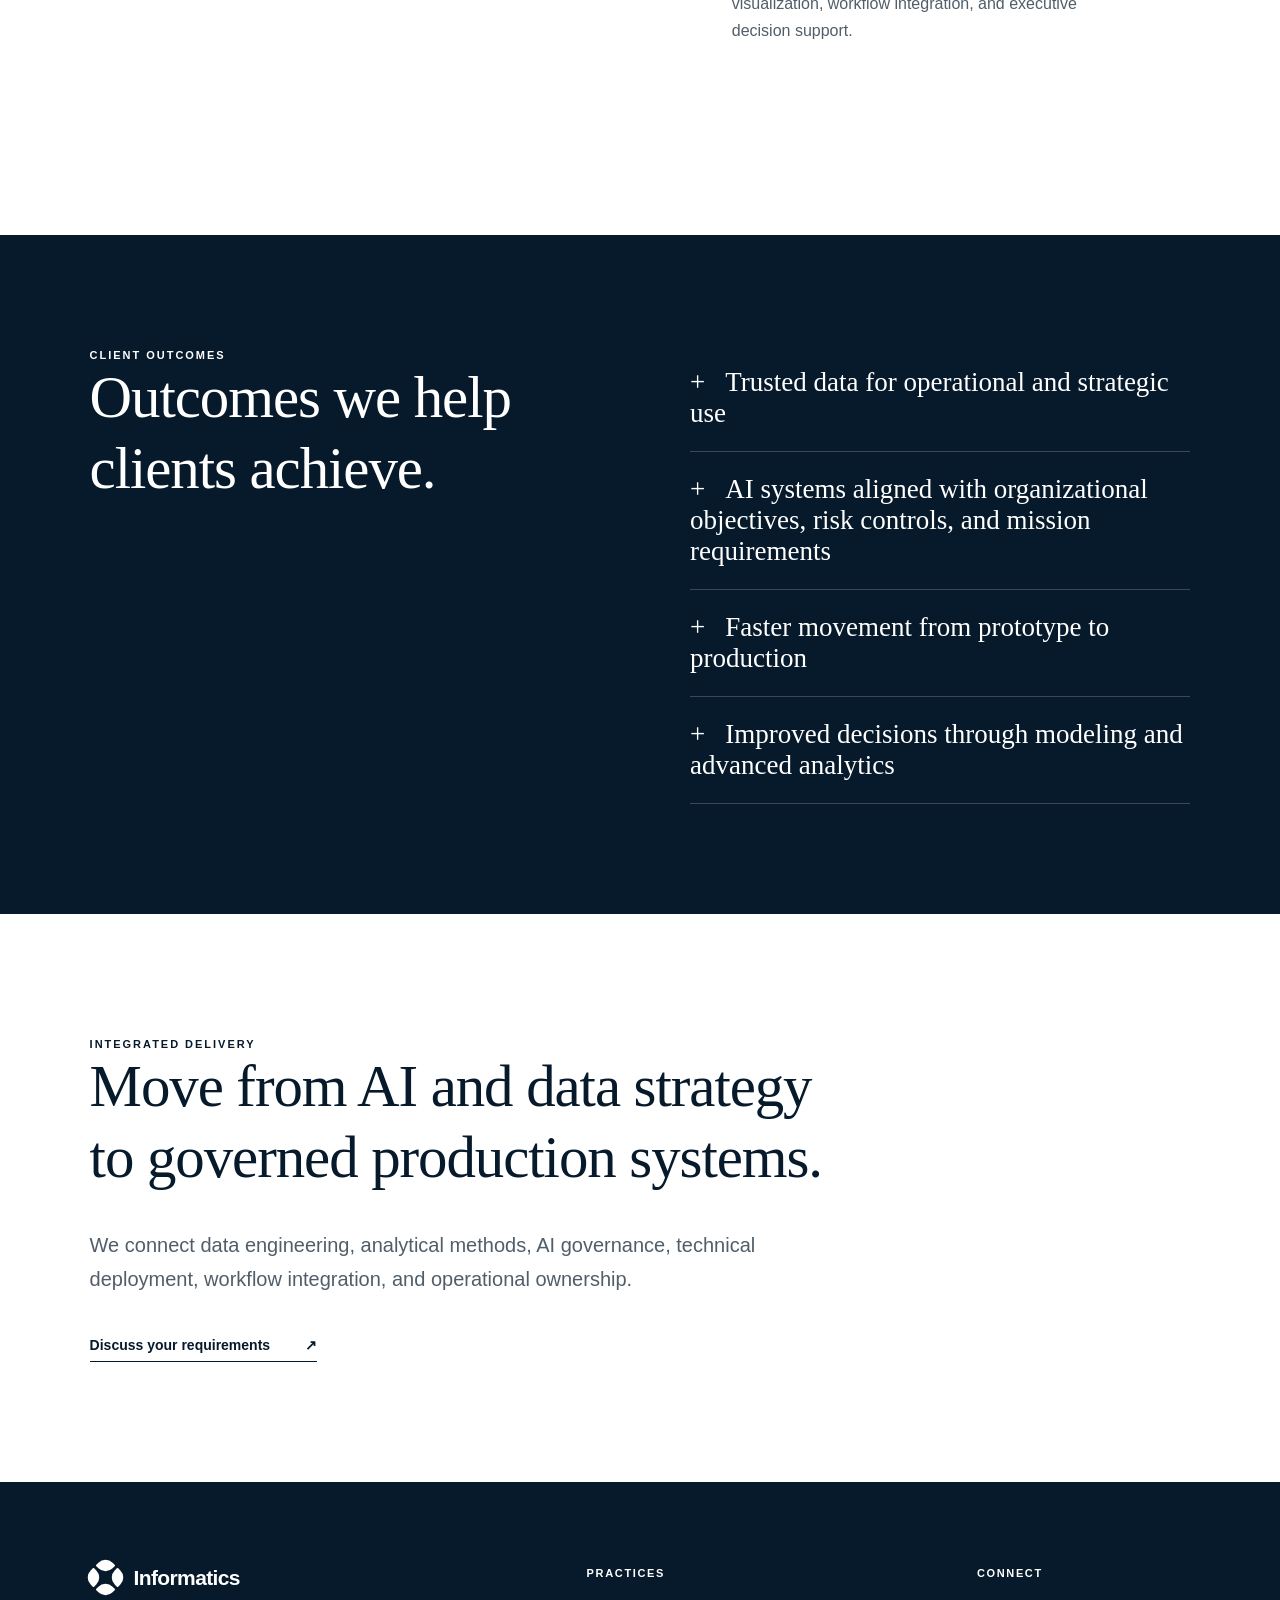
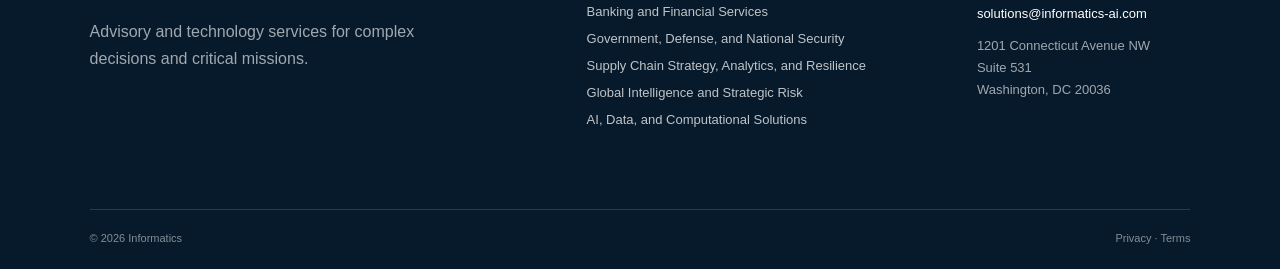
<file: ai-data.html>
<!doctype html>
<html lang="en">
  <head>
    <meta charset="utf-8" />
    <meta name="viewport" content="width=device-width, initial-scale=1" />
    <title>AI, Data, and Computational Solutions | Informatics</title>
    <meta
      name="description"
      content="Data strategy, artificial intelligence, machine learning, computational modeling, governance, and technical implementation."
    />
    <link rel="canonical" href="https://informatics-ai.com/ai-data.html" />
    <meta property="og:type" content="website" />
    <meta property="og:url" content="https://informatics-ai.com/ai-data.html" />
    <meta property="og:title" content="AI, Data, and Computational Solutions | Informatics" />
    <meta property="og:description" content="Data foundations, applied AI, model governance, computational modeling, and technical implementation." />
    <meta name="twitter:card" content="summary" />
    <link rel="shortcut icon" href="favicon.svg" />
    <link rel="icon" href="favicon.svg" />
    <link rel="stylesheet" href="informatics-v4.css" />
  </head>
  <body>
    <header class="header">
      <a class="brand" href="/"
        ><span class="mark" aria-hidden="true"><i></i><b></b></span
        ><span>Informatics</span></a
      >
      <nav aria-label="Primary navigation">
        <a href="/#practices">Practices</a
        ><a href="about.html">About</a><a href="insights.html">Insights</a
        ><a href="contact.html">Contact</a>
      </nav>
      <a class="header-cta" href="contact.html">Start a conversation</a>
    </header>
    <main>
      <section class="page-hero">
        <span class="page-number">05</span>
        <div>
          <span class="eyebrow">Practice area</span>
          <h1>AI, Data, and Computational Solutions</h1>
          <p>
            Informatics helps organizations establish reliable data foundations, apply advanced analytical methods, govern AI responsibly, and deploy technical solutions within operational and decision workflows.
          </p>
        </div>
      </section>
      <section class="capabilities">
        <div class="section-label">Capabilities</div>
        <div class="capability-grid">
          <article>
            <span>01</span>
            <h2>Data strategy and engineering</h2>
            <p>
              Data strategy, target architecture, data engineering, systems integration, data quality, lineage, platforms, pipelines, security, and controlled access.
            </p>
          </article>
          <article>
            <span>02</span>
            <h2>Applied AI and advanced analytics</h2>
            <p>
              Predictive modeling, generative AI, retrieval-augmented generation, information retrieval, natural language processing, forecasting, optimization, anomaly detection, production deployment, and performance monitoring.
            </p>
          </article>
          <article>
            <span>03</span>
            <h2>Responsible AI and model governance</h2>
            <p>
              Use case risk classification, independent review, model validation, explainability, fairness testing, human oversight, control design, documentation, performance monitoring, and change management.
            </p>
          </article>
          <article>
            <span>04</span>
            <h2>Computational modeling and decision support</h2>
            <p>
              Agent-based modeling, system dynamics, simulation, optimization,
              network and geospatial analysis, stress testing, uncertainty
              analysis, visualization, workflow integration, and executive
              decision support.
            </p>
          </article>
        </div>
      </section>
      <section class="outcomes">
        <div>
          <span class="section-label light">Client outcomes</span>
          <h2>Outcomes we help clients achieve.</h2>
        </div>
        <ul>
          <li>Trusted data for operational and strategic use</li>
          <li>AI systems aligned with organizational objectives, risk controls, and mission requirements</li>
          <li>Faster movement from prototype to production</li>
          <li>Improved decisions through modeling and advanced analytics</li>
        </ul>
      </section>
      <section class="related">
        <span class="section-label">Integrated delivery</span>
        <h2>
          Move from AI and data strategy to governed production systems.
        </h2>
        <p>
          We connect data engineering, analytical methods, AI governance, technical deployment, workflow integration, and operational ownership.
        </p>
        <a class="text-link" href="contact.html"
          >Discuss your requirements <span aria-hidden="true">↗</span></a
        >
      </section>
    </main>
    <footer class="footer">
      <div class="footer-main">
        <div>
          <a class="brand brand-light" href="/"
            ><span class="mark" aria-hidden="true"><i></i><b></b></span
            ><span>Informatics</span></a
          >
          <p>
            Advisory and technology services for complex decisions and critical
            missions.
          </p>
        </div>
        <div>
          <h3>Practices</h3>
          <a href="banking.html">Banking and Financial Services</a
          ><a href="government-defense.html"
            >Government, Defense, and National Security</a
          ><a href="supply-chain.html"
            >Supply Chain Strategy, Analytics, and Resilience</a
          ><a href="global-intelligence.html"
            >Global Intelligence and Strategic Risk</a
          ><a href="ai-data.html">AI, Data, and Computational Solutions</a>
        </div>
        <div>
          <h3>Connect</h3>
          <a href="mailto:solutions@informatics-ai.com"
            >solutions@informatics-ai.com</a
          >
          <p>
            1201 Connecticut Avenue NW<br />Suite 531<br />Washington, DC 20036
          </p>
        </div>
      </div>
      <div class="footer-base">
        <span>© 2026 Informatics</span>
        <span><a href="privacy.html">Privacy</a> · <a href="terms.html">Terms</a></span>
      </div>
    </footer>
  </body>
</html>
</file>
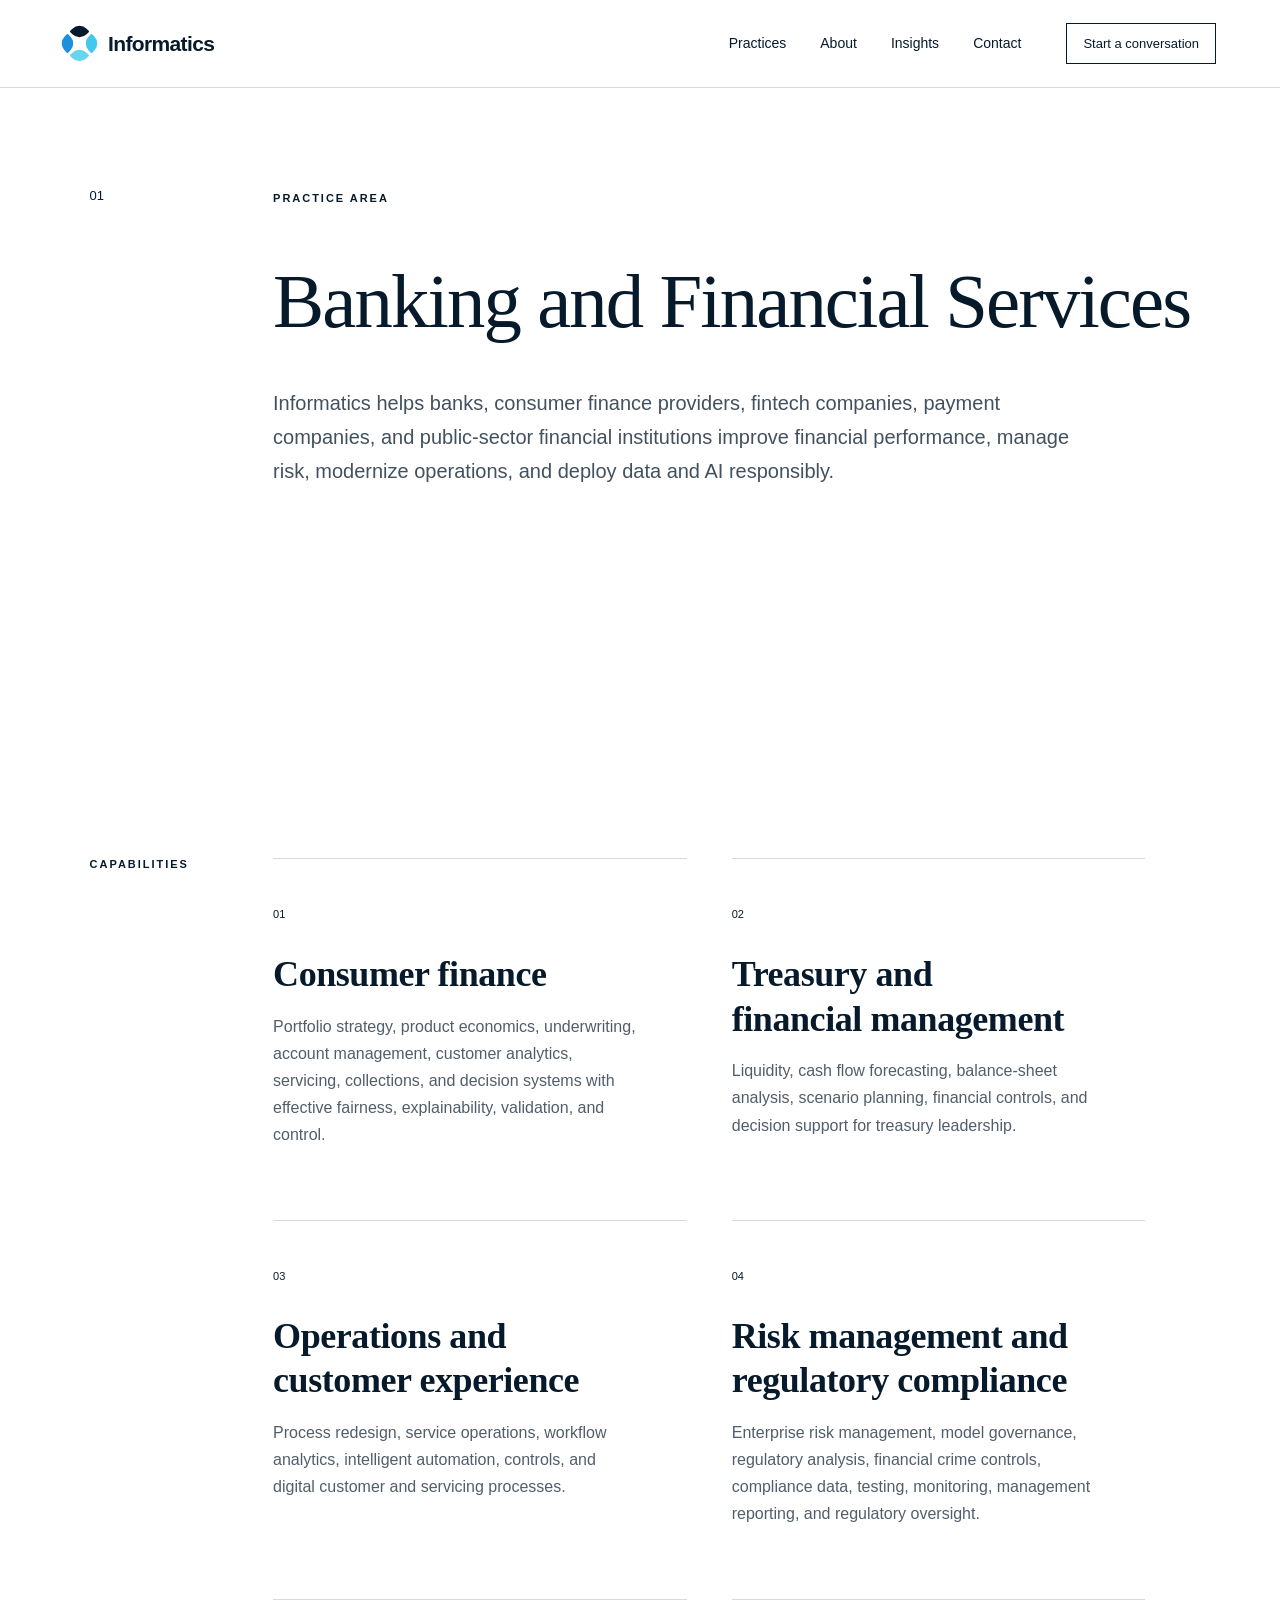
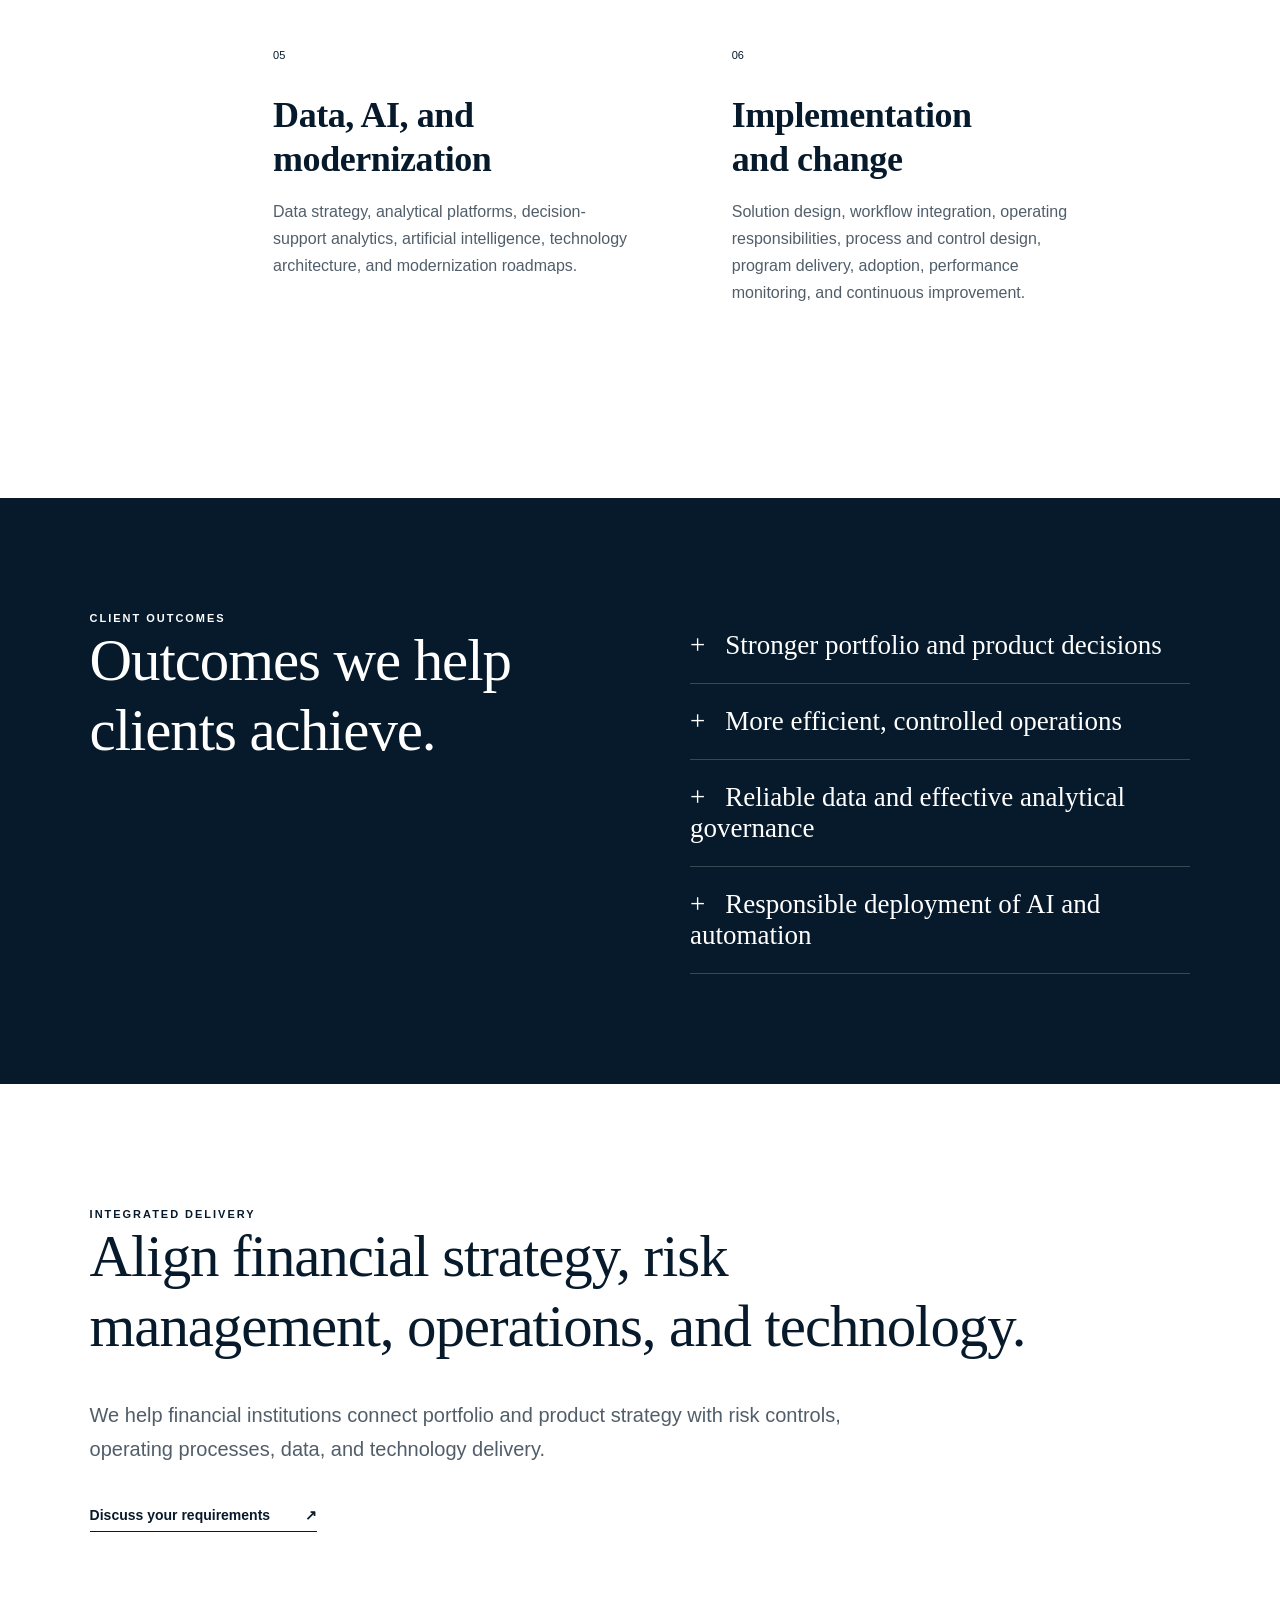
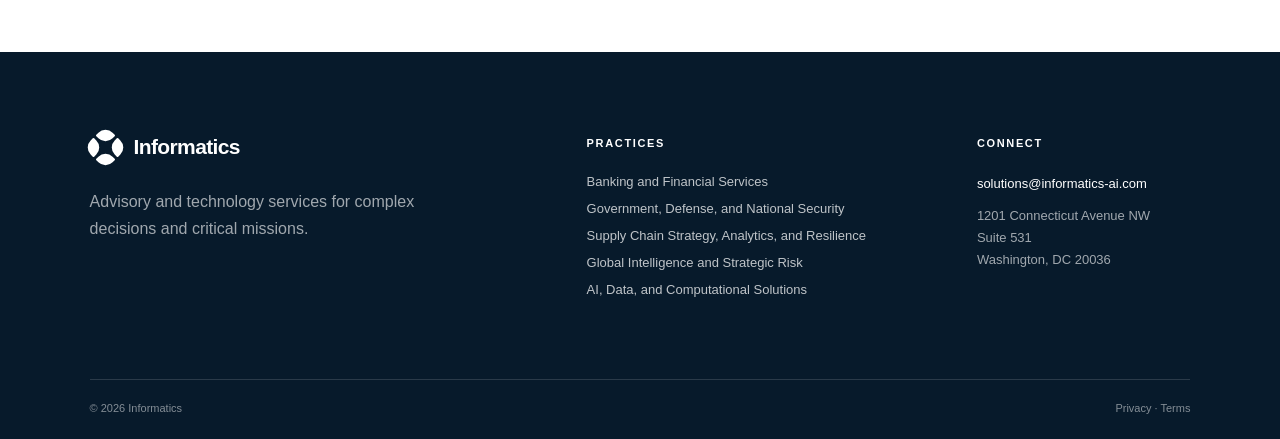
<file: banking.html>
<!doctype html>
<html lang="en">
  <head>
    <meta charset="utf-8" />
    <meta name="viewport" content="width=device-width, initial-scale=1" />
    <title>Banking and Financial Services | Informatics</title>
    <meta
      name="description"
      content="Advisory, analytics, risk, operations, AI, and technology implementation for banks and financial-services organizations."
    />
    <link rel="canonical" href="https://informatics-ai.com/banking.html" />
    <meta property="og:type" content="website" /><meta property="og:title" content="Banking and Financial Services | Informatics" /><meta property="og:description" content="Strategy, risk, consumer finance, operations, analytics, AI, and implementation for financial institutions." /><meta name="twitter:card" content="summary" />
    <link rel="shortcut icon" href="favicon.svg" />
    <link rel="icon" href="favicon.svg" />
    <link rel="stylesheet" href="informatics-v4.css" />
  </head>
  <body>
    <header class="header">
      <a class="brand" href="/"
        ><span class="mark" aria-hidden="true"><i></i><b></b></span
        ><span>Informatics</span></a
      >
      <nav aria-label="Primary navigation">
        <a href="/#practices">Practices</a
        ><a href="about.html">About</a><a href="insights.html">Insights</a
        ><a href="contact.html">Contact</a>
      </nav>
      <a class="header-cta" href="contact.html">Start a conversation</a>
    </header>
    <main>
      <section class="page-hero">
        <span class="page-number">01</span>
        <div>
          <span class="eyebrow">Practice area</span>
          <h1>Banking and Financial Services</h1>
          <p>
            Informatics helps banks, consumer finance providers, fintech companies, payment companies, and public-sector financial institutions improve financial performance, manage risk, modernize operations, and deploy data and AI responsibly.
          </p>
        </div>
      </section>
      <section class="capabilities">
        <div class="section-label">Capabilities</div>
        <div class="capability-grid">
          <article>
            <span>01</span>
            <h2>Consumer finance</h2>
            <p>
              Portfolio strategy, product economics, underwriting, account management, customer analytics, servicing, collections, and decision systems with effective fairness, explainability, validation, and control.
            </p>
          </article>
          <article>
            <span>02</span>
            <h2>Treasury and financial management</h2>
            <p>
              Liquidity, cash flow forecasting, balance-sheet analysis, scenario
              planning, financial controls, and decision support for treasury
              leadership.
            </p>
          </article>
          <article>
            <span>03</span>
            <h2>Operations and customer experience</h2>
            <p>
              Process redesign, service operations, workflow analytics,
              intelligent automation, controls, and digital customer and
              servicing processes.
            </p>
          </article>
          <article>
            <span>04</span>
            <h2>Risk management and regulatory compliance</h2>
            <p>
              Enterprise risk management, model governance, regulatory analysis, financial crime controls, compliance data, testing, monitoring, management reporting, and regulatory oversight.
            </p>
          </article>
          <article>
            <span>05</span>
            <h2>Data, AI, and modernization</h2>
            <p>
              Data strategy, analytical platforms, decision-support analytics,
              artificial intelligence, technology architecture, and
              modernization roadmaps.
            </p>
          </article>
          <article>
            <span>06</span>
            <h2>Implementation and change</h2>
            <p>
              Solution design, workflow integration, operating responsibilities, process and control design, program delivery, adoption, performance monitoring, and continuous improvement.
            </p>
          </article>
        </div>
      </section>
      <section class="outcomes">
        <div>
          <span class="section-label light">Client outcomes</span>
          <h2>Outcomes we help clients achieve.</h2>
        </div>
        <ul>
          <li>Stronger portfolio and product decisions</li>
          <li>More efficient, controlled operations</li>
          <li>Reliable data and effective analytical governance</li>
          <li>Responsible deployment of AI and automation</li>
        </ul>
      </section>
      <section class="related">
        <span class="section-label">Integrated delivery</span>
        <h2>
          Align financial strategy, risk management, operations, and technology.
        </h2>
        <p>
          We help financial institutions connect portfolio and product strategy
          with risk controls, operating processes, data, and technology delivery.
        </p>
        <a class="text-link" href="contact.html"
          >Discuss your requirements <span aria-hidden="true">↗</span></a
        >
      </section>
    </main>
    <footer class="footer">
      <div class="footer-main">
        <div>
          <a class="brand brand-light" href="/"
            ><span class="mark" aria-hidden="true"><i></i><b></b></span
            ><span>Informatics</span></a
          >
          <p>
            Advisory and technology services for complex decisions and critical
            missions.
          </p>
        </div>
        <div>
          <h3>Practices</h3>
          <a href="banking.html">Banking and Financial Services</a
          ><a href="government-defense.html"
            >Government, Defense, and National Security</a
          ><a href="supply-chain.html"
            >Supply Chain Strategy, Analytics, and Resilience</a
          ><a href="global-intelligence.html"
            >Global Intelligence and Strategic Risk</a
          ><a href="ai-data.html">AI, Data, and Computational Solutions</a>
        </div>
        <div>
          <h3>Connect</h3>
          <a href="mailto:solutions@informatics-ai.com"
            >solutions@informatics-ai.com</a
          >
          <p>
            1201 Connecticut Avenue NW<br />Suite 531<br />Washington, DC 20036
          </p>
        </div>
      </div>
      <div class="footer-base">
        <span>© 2026 Informatics</span>
        <span><a href="privacy.html">Privacy</a> · <a href="terms.html">Terms</a></span>
      </div>
    </footer>
  </body>
</html>
</file>
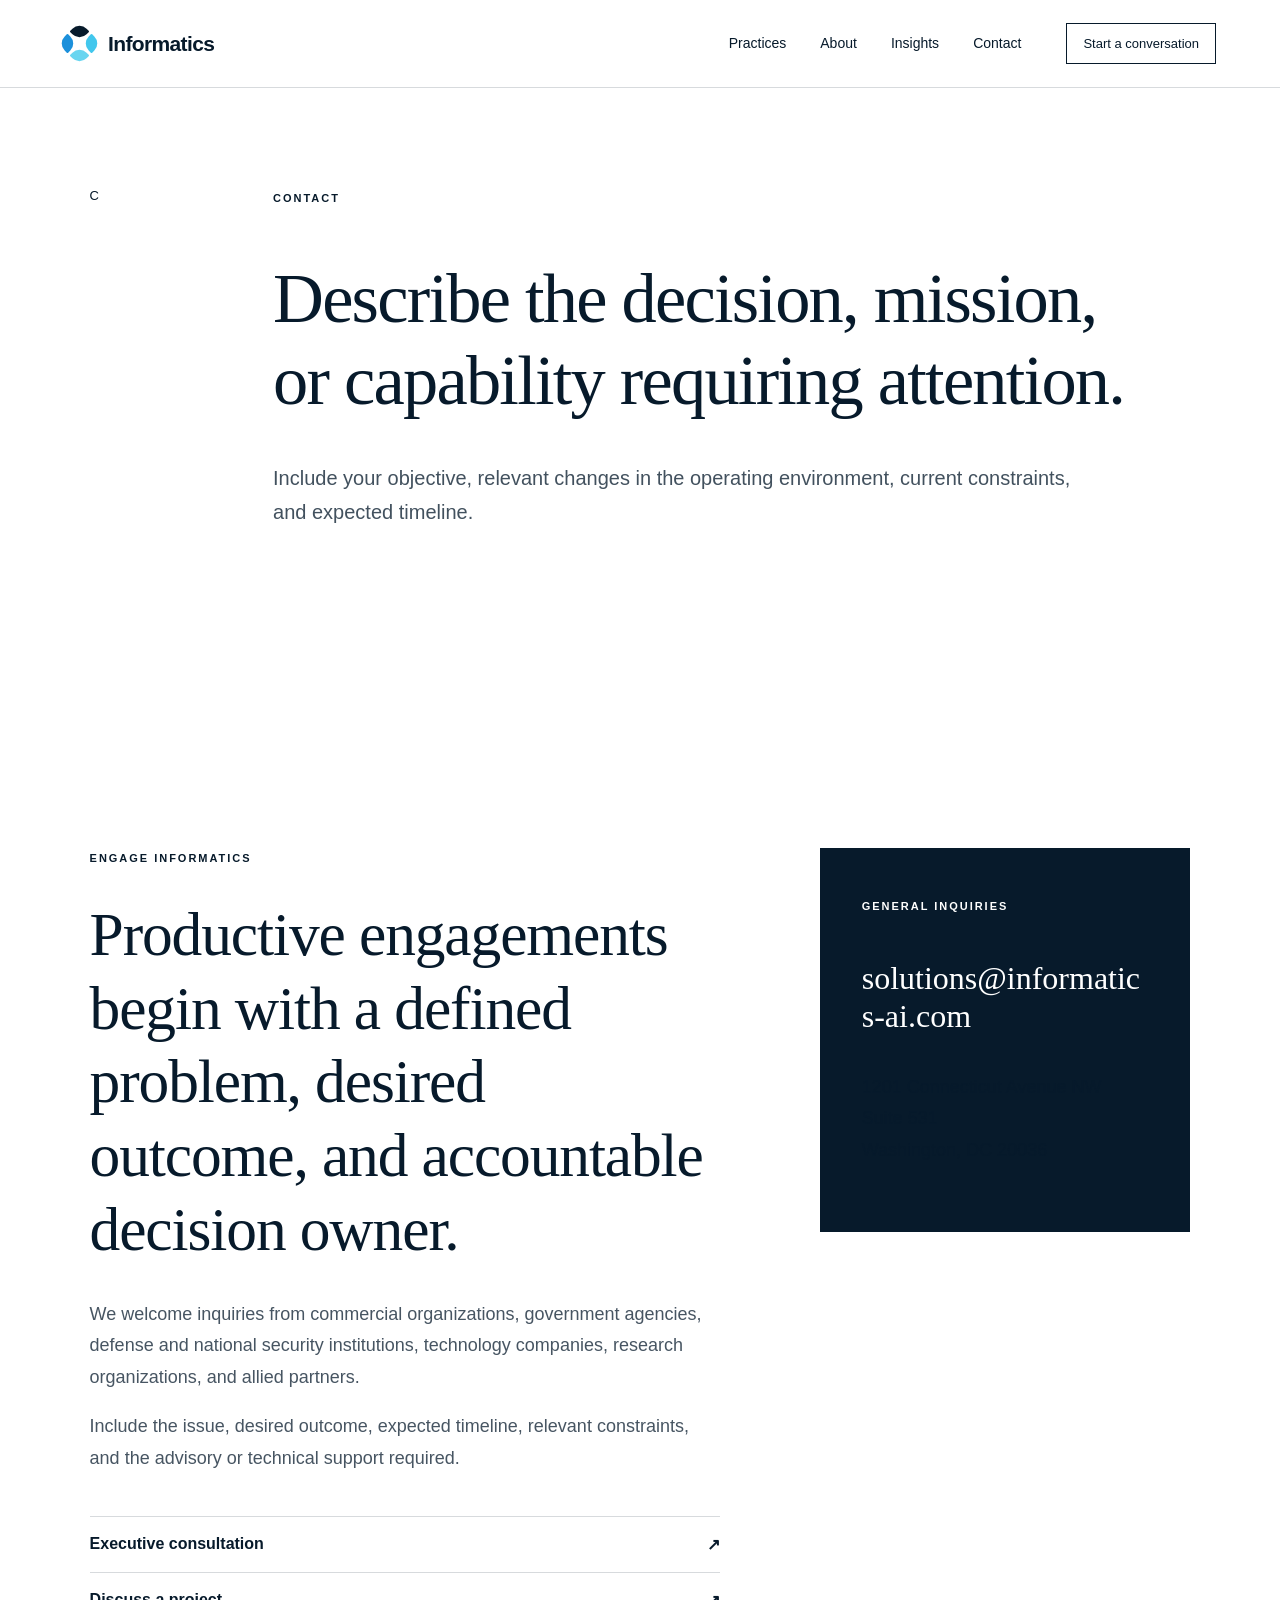
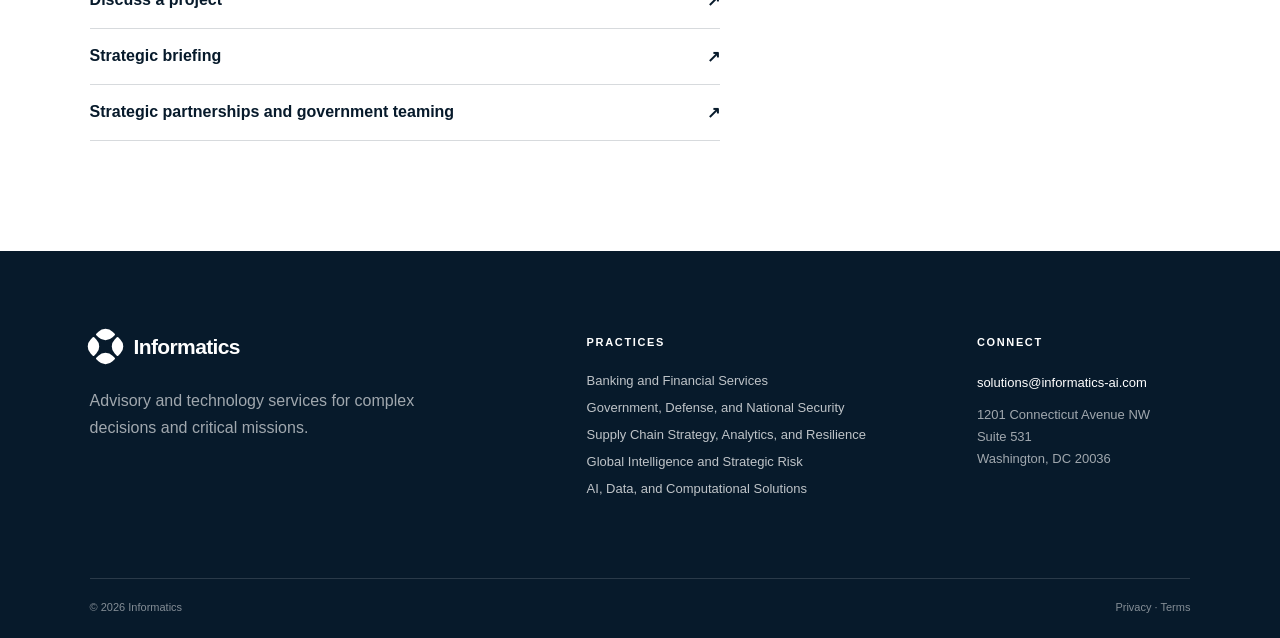
<file: contact.html>
<!doctype html>
<html lang="en">
  <head>
    <meta charset="utf-8" />
    <meta name="viewport" content="width=device-width, initial-scale=1" />
    <title>Contact Informatics</title>
    <meta
      name="description"
      content="Contact Informatics regarding advisory, intelligence, data, AI, modeling, and technology implementation services."
    />
    <link rel="canonical" href="https://informatics-ai.com/contact.html" />
    <meta property="og:type" content="website" /><meta property="og:title" content="Contact Informatics" /><meta property="og:description" content="Discuss an executive consultation, project, strategic briefing, or partnership with Informatics." /><meta name="twitter:card" content="summary" />
    <link rel="shortcut icon" href="favicon.svg" />
    <link rel="icon" href="favicon.svg" />
    <link rel="stylesheet" href="informatics-v4.css" />
  </head>
  <body>
    <header class="header">
      <a class="brand" href="/"
        ><span class="mark" aria-hidden="true"><i></i><b></b></span
        ><span>Informatics</span></a
      >
      <nav aria-label="Primary navigation">
        <a href="/#practices">Practices</a
        ><a href="about.html">About</a><a href="insights.html">Insights</a
        ><a href="contact.html">Contact</a>
      </nav>
      <a class="header-cta" href="contact.html">Start a conversation</a>
    </header>
    <main>
      <section class="page-hero simple">
        <span class="page-number">C</span>
        <div>
          <span class="eyebrow">Contact</span>
          <h1>
            Describe the decision, mission, or capability requiring attention.
          </h1>
          <p>
            Include your objective, relevant changes in the operating environment, current constraints, and expected timeline.
          </p>
        </div>
      </section>
      <section class="contact-section">
        <div>
          <span class="section-label">Engage Informatics</span>
          <h2>Productive engagements begin with a defined problem, desired outcome, and accountable decision owner.</h2>
          <p>
            We welcome inquiries from commercial organizations, government
            agencies, defense and national security institutions, technology
            companies, research organizations, and allied partners.
          </p>
          <p>
            Include the issue, desired outcome, expected timeline, relevant constraints, and the advisory or technical support required.
          </p>
          <div class="contact-options">
            <a href="mailto:solutions@informatics-ai.com?subject=Executive%20consultation">Executive consultation <span>↗</span></a>
            <a href="mailto:solutions@informatics-ai.com?subject=Discuss%20a%20project">Discuss a project <span>↗</span></a>
            <a href="mailto:solutions@informatics-ai.com?subject=Strategic%20briefing">Strategic briefing <span>↗</span></a>
            <a href="mailto:solutions@informatics-ai.com?subject=Partnership%20or%20government%20teaming">Strategic partnerships and government teaming <span>↗</span></a>
          </div>
        </div>
        <div class="contact-card">
          <span class="section-label light">General inquiries</span
          ><a class="contact-email" href="mailto:solutions@informatics-ai.com"
            >solutions@informatics-ai.com</a
          >
          <p>
            1201 Connecticut Avenue NW<br />Suite 531<br />Washington, DC 20036
          </p>
        </div>
      </section>
    </main>
    <footer class="footer">
      <div class="footer-main">
        <div>
          <a class="brand brand-light" href="/"
            ><span class="mark" aria-hidden="true"><i></i><b></b></span
            ><span>Informatics</span></a
          >
          <p>
            Advisory and technology services for complex decisions and critical
            missions.
          </p>
        </div>
        <div>
          <h3>Practices</h3>
          <a href="banking.html">Banking and Financial Services</a
          ><a href="government-defense.html"
            >Government, Defense, and National Security</a
          ><a href="supply-chain.html"
            >Supply Chain Strategy, Analytics, and Resilience</a
          ><a href="global-intelligence.html"
            >Global Intelligence and Strategic Risk</a
          ><a href="ai-data.html">AI, Data, and Computational Solutions</a>
        </div>
        <div>
          <h3>Connect</h3>
          <a href="mailto:solutions@informatics-ai.com"
            >solutions@informatics-ai.com</a
          >
          <p>
            1201 Connecticut Avenue NW<br />Suite 531<br />Washington, DC 20036
          </p>
        </div>
      </div>
      <div class="footer-base">
        <span>© 2026 Informatics</span>
        <span><a href="privacy.html">Privacy</a> · <a href="terms.html">Terms</a></span>
      </div>
    </footer>
  </body>
</html>
</file>
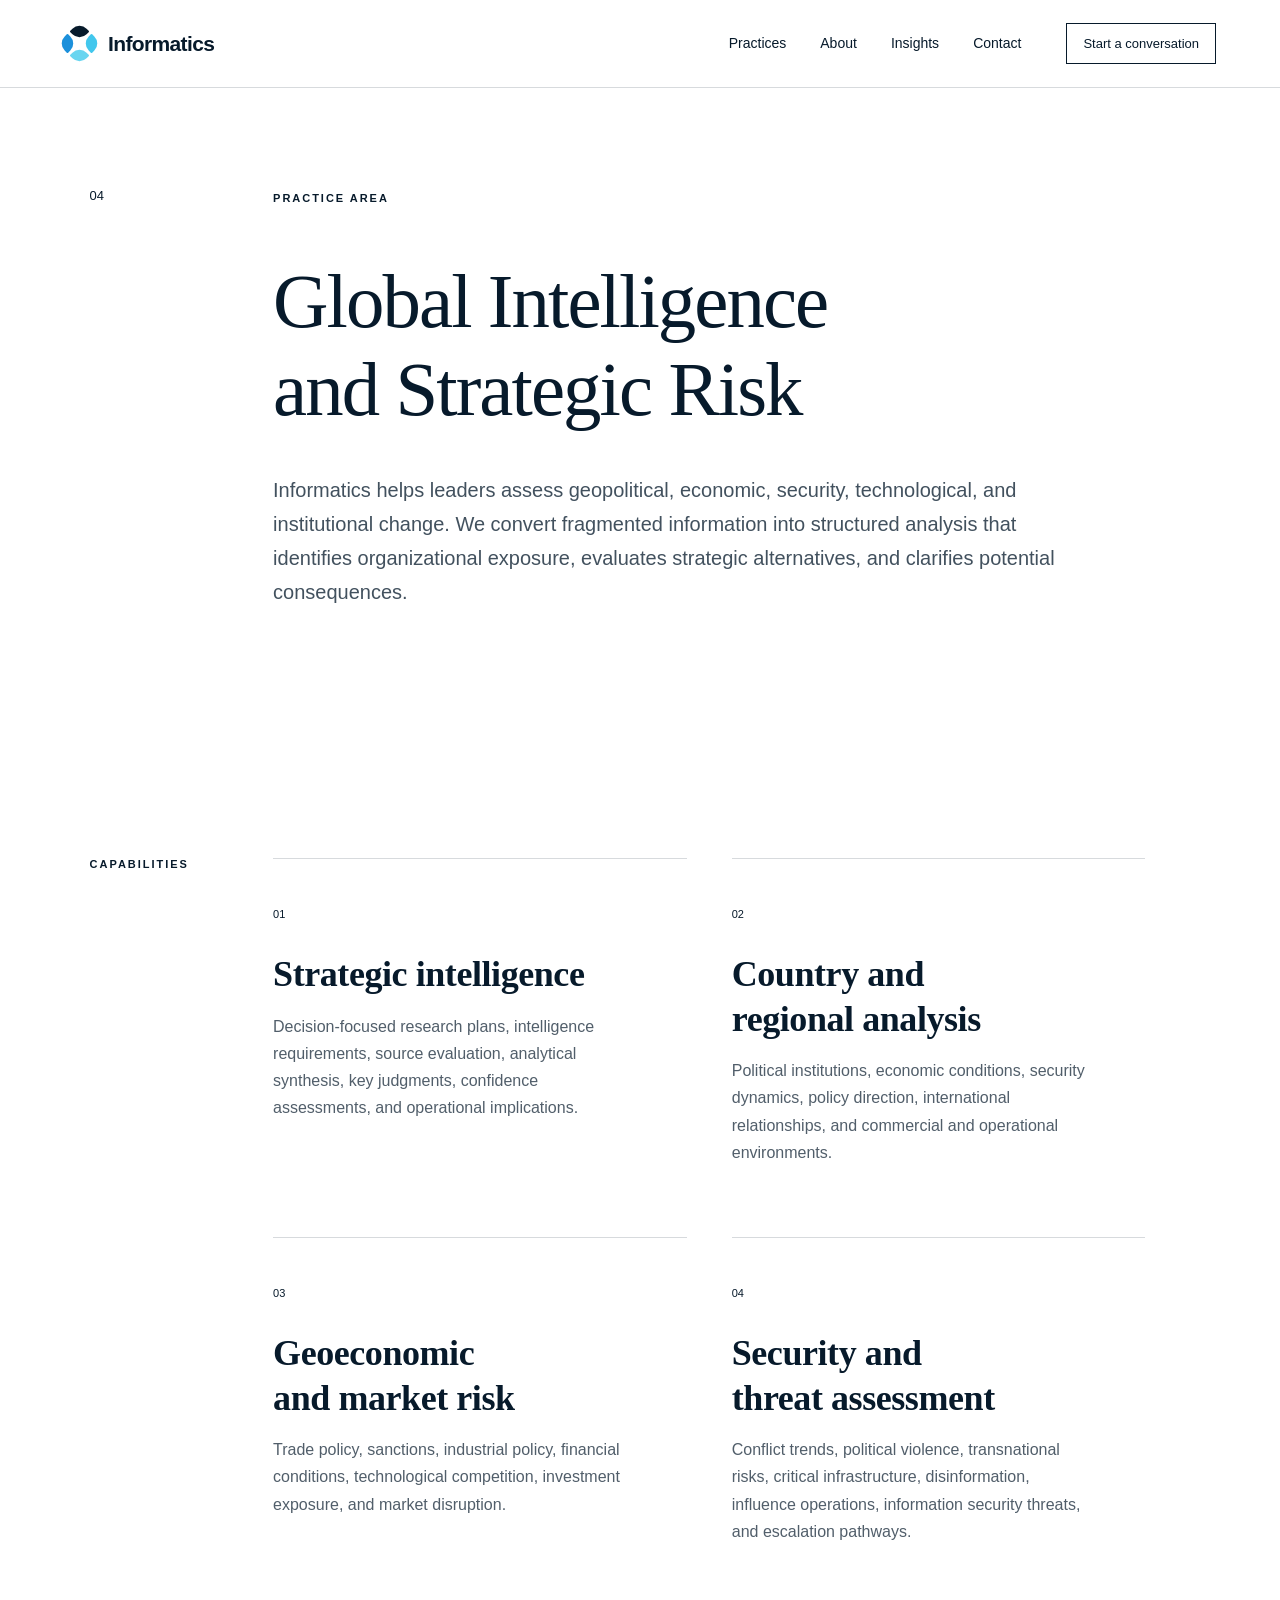
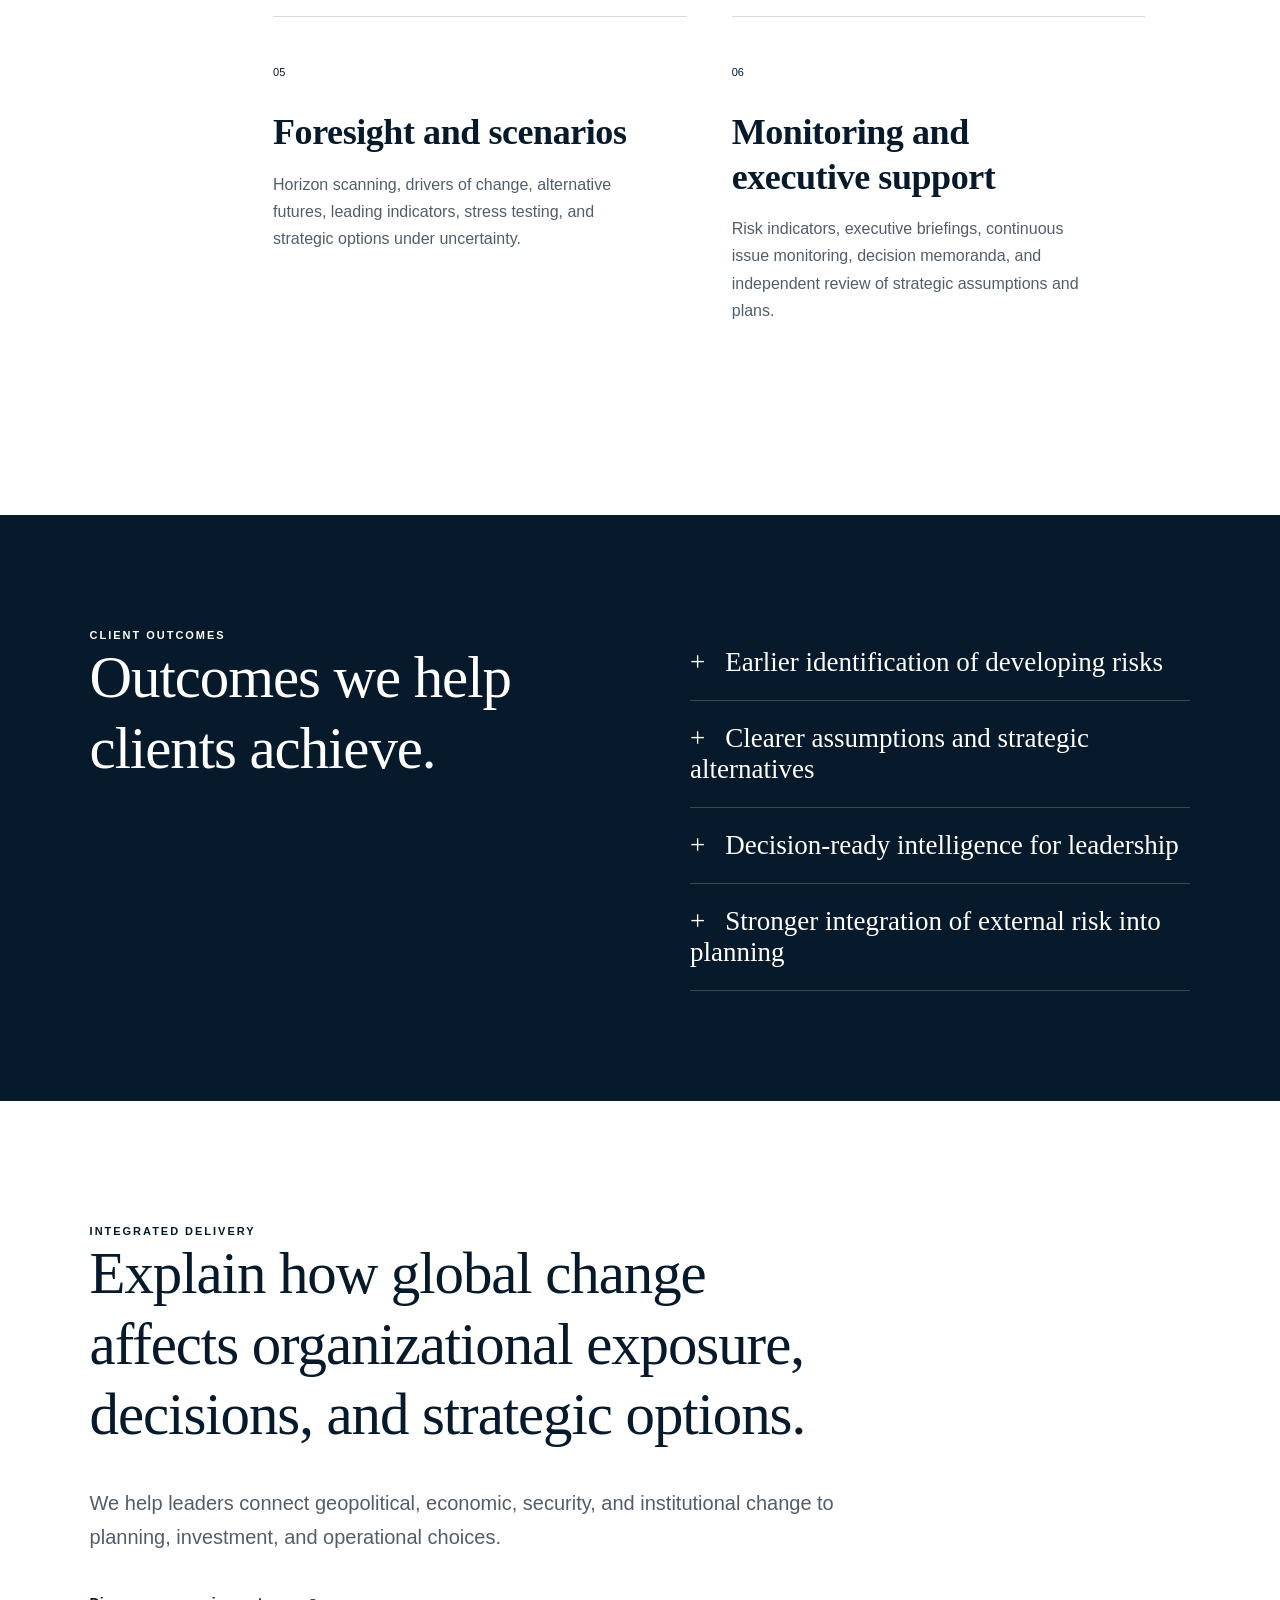
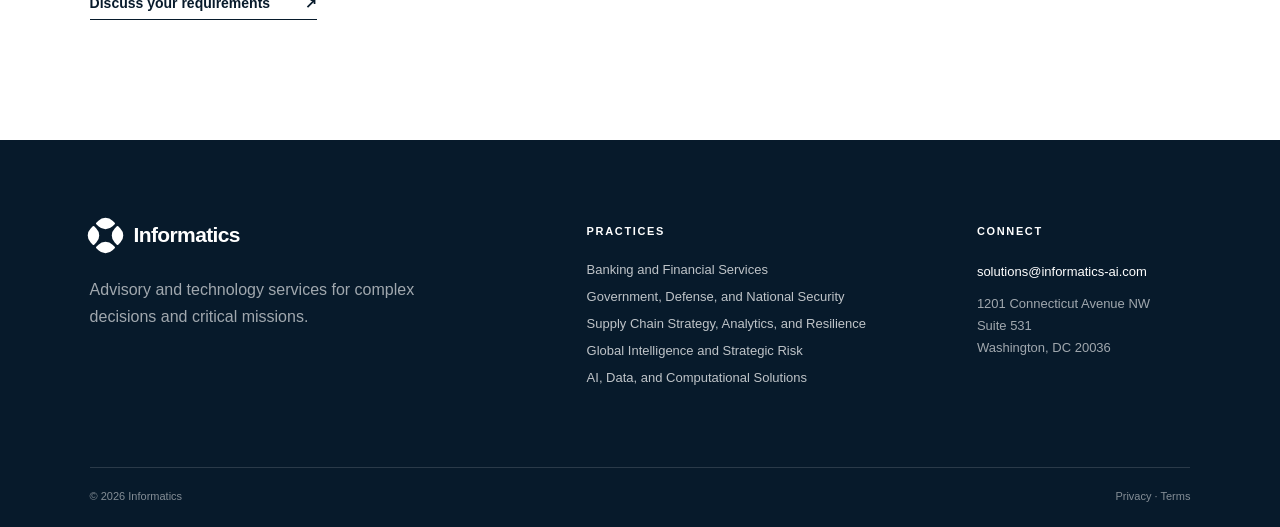
<file: global-intelligence.html>
<!doctype html>
<html lang="en">
  <head>
    <meta charset="utf-8" />
    <meta name="viewport" content="width=device-width, initial-scale=1" />
    <title>Global Intelligence and Strategic Risk | Informatics</title>
    <meta
      name="description"
      content="Strategic intelligence, geopolitical and economic analysis, scenario planning, and risk monitoring for decisionmakers."
    />
    <link rel="canonical" href="https://informatics-ai.com/global-intelligence.html" />
    <meta property="og:type" content="website" /><meta property="og:title" content="Global Intelligence and Strategic Risk | Informatics" /><meta property="og:description" content="Decision-ready geopolitical, geoeconomic, security, and institutional analysis for leadership." /><meta name="twitter:card" content="summary" />
    <link rel="shortcut icon" href="favicon.svg" />
    <link rel="icon" href="favicon.svg" />
    <link rel="stylesheet" href="informatics-v4.css" />
  </head>
  <body>
    <header class="header">
      <a class="brand" href="/"
        ><span class="mark" aria-hidden="true"><i></i><b></b></span
        ><span>Informatics</span></a
      >
      <nav aria-label="Primary navigation">
        <a href="/#practices">Practices</a
        ><a href="about.html">About</a><a href="insights.html">Insights</a
        ><a href="contact.html">Contact</a>
      </nav>
      <a class="header-cta" href="contact.html">Start a conversation</a>
    </header>
    <main>
      <section class="page-hero">
        <span class="page-number">04</span>
        <div>
          <span class="eyebrow">Practice area</span>
          <h1>Global Intelligence and Strategic Risk</h1>
          <p>
            Informatics helps leaders assess geopolitical, economic, security, technological, and institutional change. We convert fragmented information into structured analysis that identifies organizational exposure, evaluates strategic alternatives, and clarifies potential consequences.
          </p>
        </div>
      </section>
      <section class="capabilities">
        <div class="section-label">Capabilities</div>
        <div class="capability-grid">
          <article>
            <span>01</span>
            <h2>Strategic intelligence</h2>
            <p>
              Decision-focused research plans, intelligence requirements, source evaluation, analytical synthesis, key judgments, confidence assessments, and operational implications.
            </p>
          </article>
          <article>
            <span>02</span>
            <h2>Country and regional analysis</h2>
            <p>
              Political institutions, economic conditions, security dynamics, policy direction, international relationships, and commercial and operational environments.
            </p>
          </article>
          <article>
            <span>03</span>
            <h2>Geoeconomic and market risk</h2>
            <p>
              Trade policy, sanctions, industrial policy, financial conditions,
              technological competition, investment exposure, and market
              disruption.
            </p>
          </article>
          <article>
            <span>04</span>
            <h2>Security and threat assessment</h2>
            <p>
              Conflict trends, political violence, transnational risks, critical
              infrastructure, disinformation, influence operations,
              information security threats, and escalation pathways.
            </p>
          </article>
          <article>
            <span>05</span>
            <h2>Foresight and scenarios</h2>
            <p>
              Horizon scanning, drivers of change, alternative futures, leading indicators, stress testing, and strategic options under uncertainty.
            </p>
          </article>
          <article>
            <span>06</span>
            <h2>Monitoring and executive support</h2>
            <p>
              Risk indicators, executive briefings, continuous issue monitoring, decision memoranda, and independent review of strategic assumptions and plans.
            </p>
          </article>
        </div>
      </section>
      <section class="outcomes">
        <div>
          <span class="section-label light">Client outcomes</span>
          <h2>Outcomes we help clients achieve.</h2>
        </div>
        <ul>
          <li>Earlier identification of developing risks</li>
          <li>Clearer assumptions and strategic alternatives</li>
          <li>Decision-ready intelligence for leadership</li>
          <li>Stronger integration of external risk into planning</li>
        </ul>
      </section>
      <section class="related">
        <span class="section-label">Integrated delivery</span>
        <h2>
          Explain how global change affects organizational exposure, decisions,
          and strategic options.
        </h2>
        <p>
          We help leaders connect geopolitical, economic, security, and
          institutional change to planning, investment, and operational choices.
        </p>
        <a class="text-link" href="contact.html"
          >Discuss your requirements <span aria-hidden="true">↗</span></a
        >
      </section>
    </main>
    <footer class="footer">
      <div class="footer-main">
        <div>
          <a class="brand brand-light" href="/"
            ><span class="mark" aria-hidden="true"><i></i><b></b></span
            ><span>Informatics</span></a
          >
          <p>
            Advisory and technology services for complex decisions and critical
            missions.
          </p>
        </div>
        <div>
          <h3>Practices</h3>
          <a href="banking.html">Banking and Financial Services</a
          ><a href="government-defense.html"
            >Government, Defense, and National Security</a
          ><a href="supply-chain.html"
            >Supply Chain Strategy, Analytics, and Resilience</a
          ><a href="global-intelligence.html"
            >Global Intelligence and Strategic Risk</a
          ><a href="ai-data.html">AI, Data, and Computational Solutions</a>
        </div>
        <div>
          <h3>Connect</h3>
          <a href="mailto:solutions@informatics-ai.com"
            >solutions@informatics-ai.com</a
          >
          <p>
            1201 Connecticut Avenue NW<br />Suite 531<br />Washington, DC 20036
          </p>
        </div>
      </div>
      <div class="footer-base">
        <span>© 2026 Informatics</span>
        <span><a href="privacy.html">Privacy</a> · <a href="terms.html">Terms</a></span>
      </div>
    </footer>
  </body>
</html>
</file>
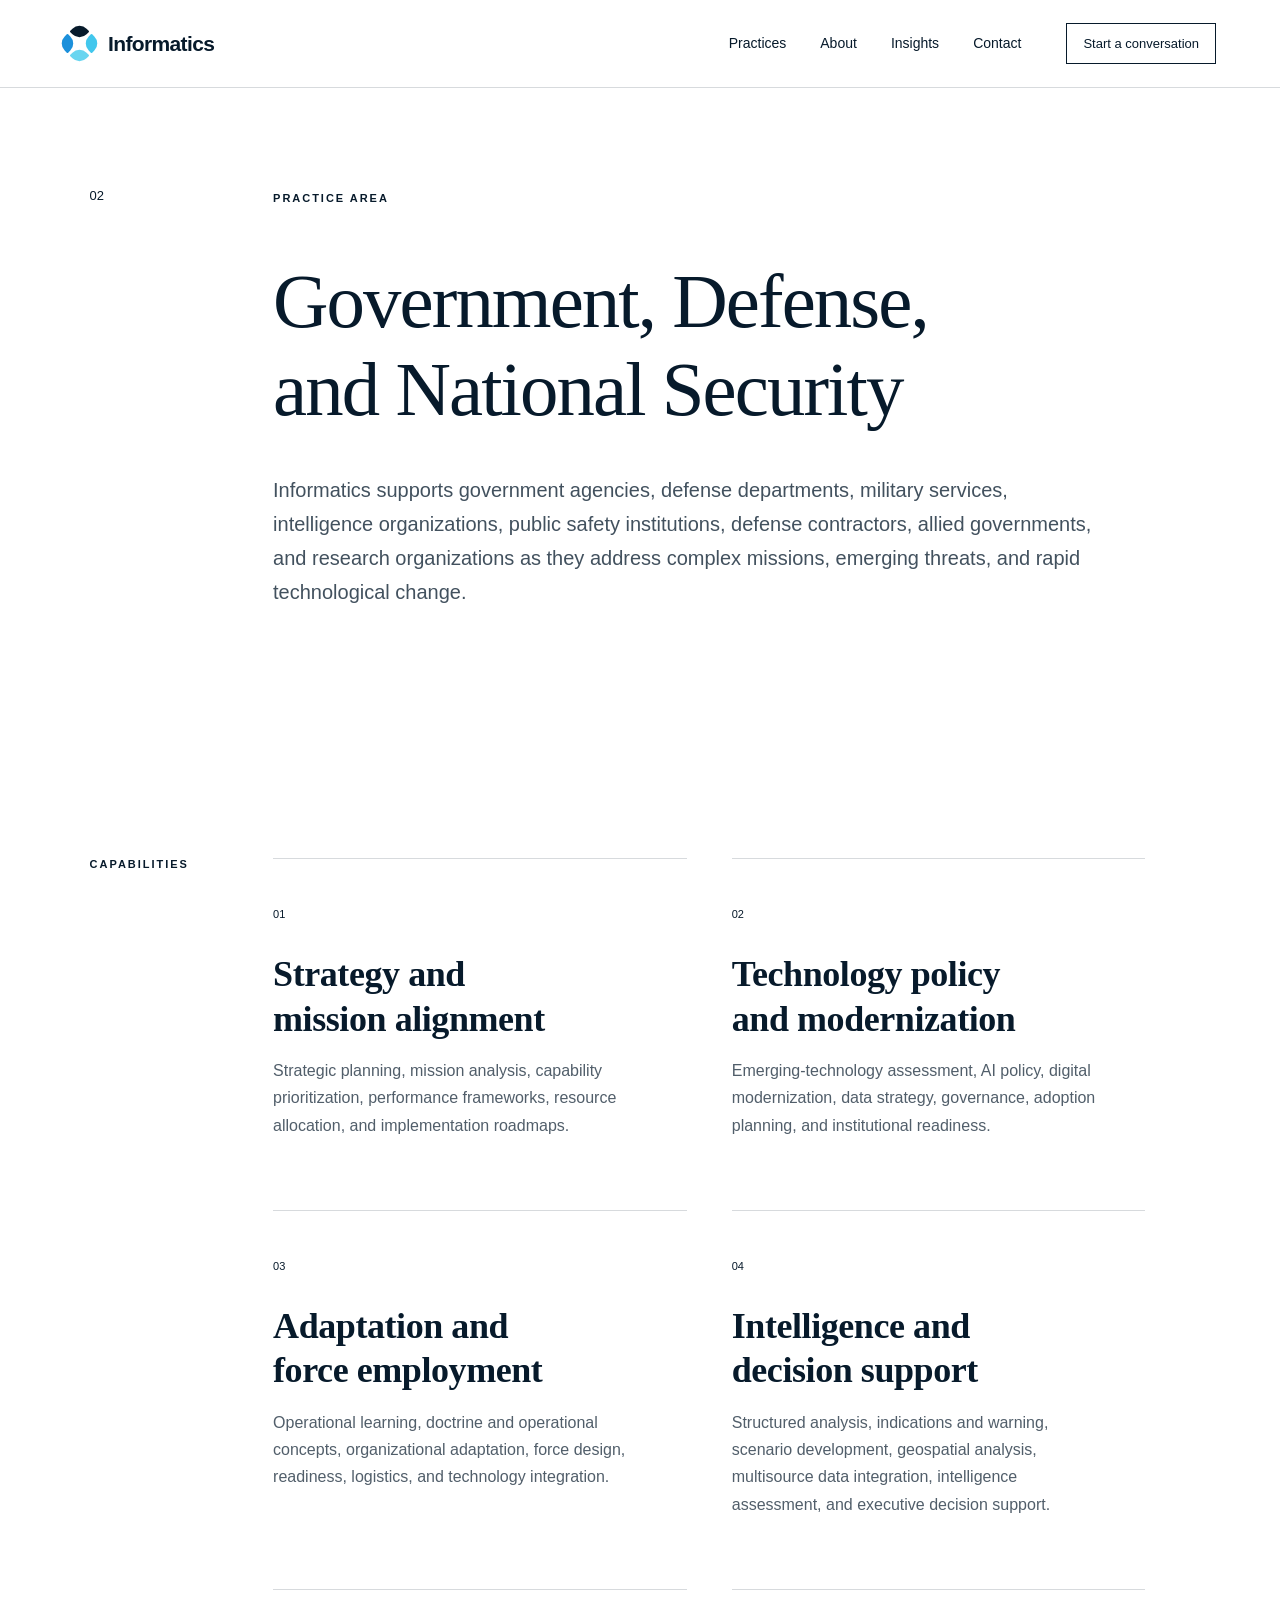
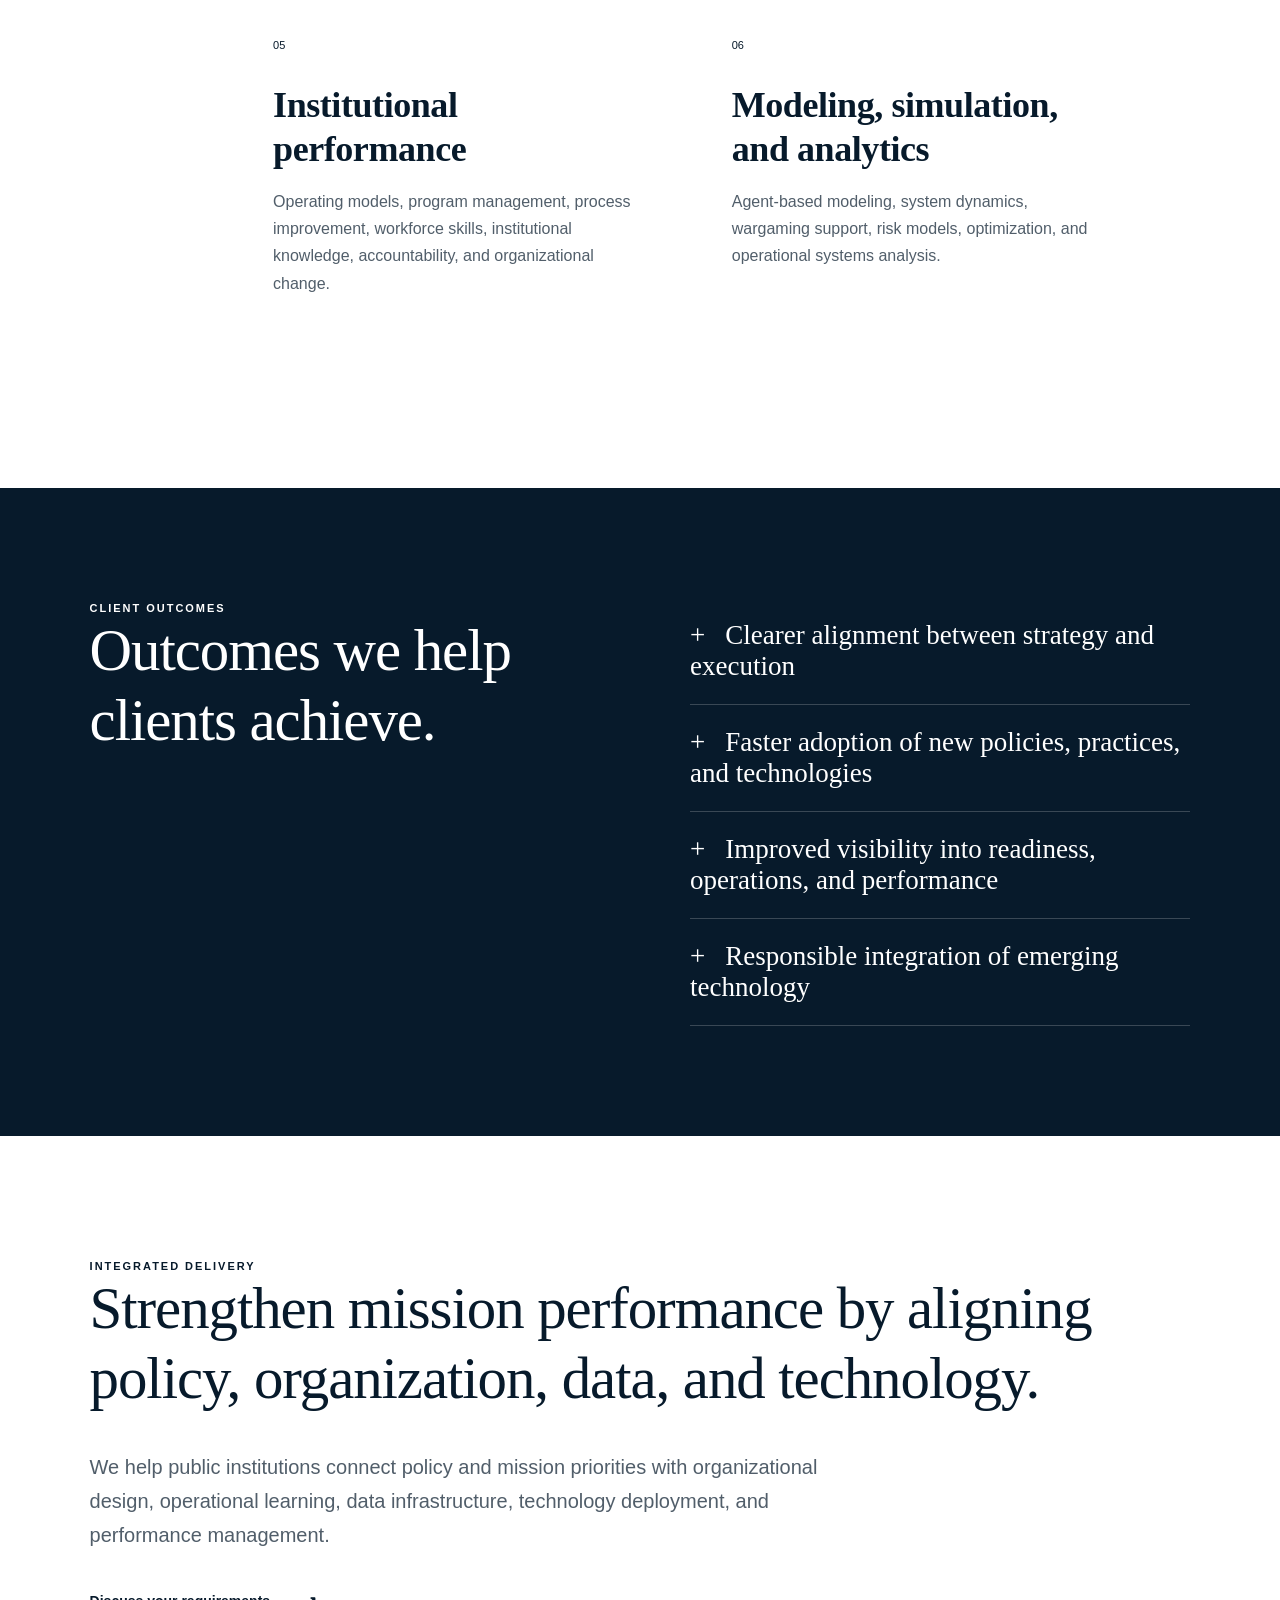
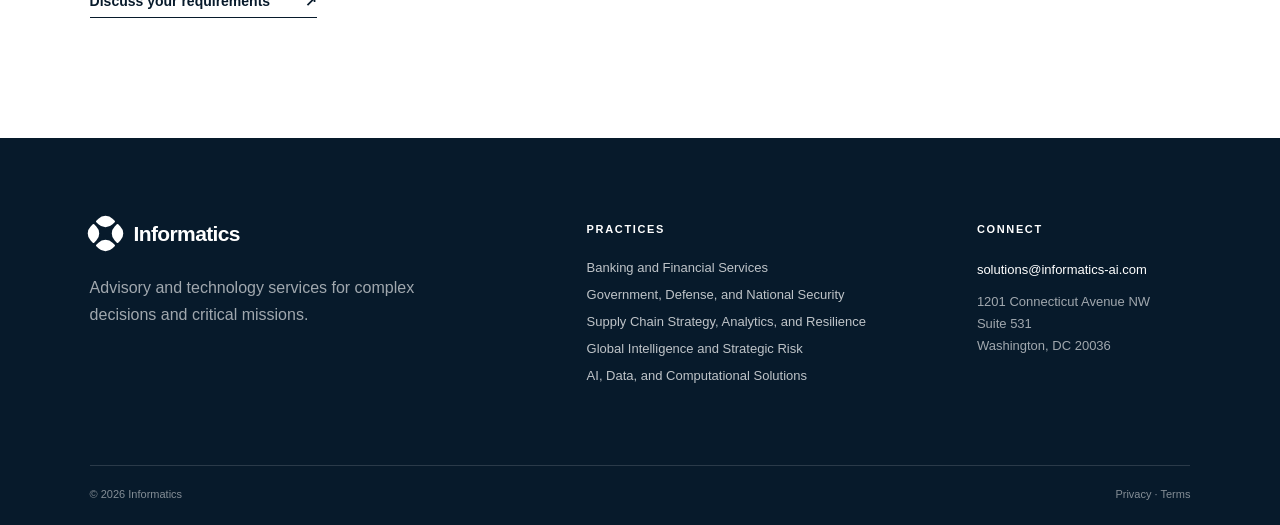
<file: government-defense.html>
<!doctype html>
<html lang="en">
  <head>
    <meta charset="utf-8" />
    <meta name="viewport" content="width=device-width, initial-scale=1" />
    <title>Government, Defense, and National Security | Informatics</title>
    <meta
      name="description"
      content="Strategy, policy, institutional analysis, mission enablement, and technology implementation for public-sector and national security organizations."
    />
    <link rel="canonical" href="https://informatics-ai.com/government-defense.html" />
    <meta property="og:type" content="website" /><meta property="og:title" content="Government, Defense, and National Security | Informatics" /><meta property="og:description" content="Mission strategy, technology policy, institutional adaptation, intelligence, modeling, and implementation." /><meta name="twitter:card" content="summary" />
    <link rel="shortcut icon" href="favicon.svg" />
    <link rel="icon" href="favicon.svg" />
    <link rel="stylesheet" href="informatics-v4.css" />
  </head>
  <body>
    <header class="header">
      <a class="brand" href="/"
        ><span class="mark" aria-hidden="true"><i></i><b></b></span
        ><span>Informatics</span></a
      >
      <nav aria-label="Primary navigation">
        <a href="/#practices">Practices</a
        ><a href="about.html">About</a><a href="insights.html">Insights</a
        ><a href="contact.html">Contact</a>
      </nav>
      <a class="header-cta" href="contact.html">Start a conversation</a>
    </header>
    <main>
      <section class="page-hero">
        <span class="page-number">02</span>
        <div>
          <span class="eyebrow">Practice area</span>
          <h1>Government, Defense, and National Security</h1>
          <p>
            Informatics supports government agencies, defense departments, military services, intelligence organizations, public safety institutions, defense contractors, allied governments, and research organizations as they address complex missions, emerging threats, and rapid technological change.
          </p>
        </div>
      </section>
      <section class="capabilities">
        <div class="section-label">Capabilities</div>
        <div class="capability-grid">
          <article>
            <span>01</span>
            <h2>Strategy and mission alignment</h2>
            <p>
              Strategic planning, mission analysis, capability prioritization,
              performance frameworks, resource allocation, and implementation
              roadmaps.
            </p>
          </article>
          <article>
            <span>02</span>
            <h2>Technology policy and modernization</h2>
            <p>
              Emerging-technology assessment, AI policy, digital modernization,
              data strategy, governance, adoption planning, and institutional
              readiness.
            </p>
          </article>
          <article>
            <span>03</span>
            <h2>Adaptation and force employment</h2>
            <p>
              Operational learning, doctrine and operational concepts, organizational
              adaptation, force design, readiness, logistics, and technology
              integration.
            </p>
          </article>
          <article>
            <span>04</span>
            <h2>Intelligence and decision support</h2>
            <p>
              Structured analysis, indications and warning, scenario development, geospatial analysis, multisource data integration, intelligence assessment, and executive decision support.
            </p>
          </article>
          <article>
            <span>05</span>
            <h2>Institutional performance</h2>
            <p>
              Operating models, program management, process improvement,
              workforce skills, institutional knowledge, accountability, and
              organizational change.
            </p>
          </article>
          <article>
            <span>06</span>
            <h2>Modeling, simulation, and analytics</h2>
            <p>
              Agent-based modeling, system dynamics, wargaming support, risk
              models, optimization, and operational systems analysis.
            </p>
          </article>
        </div>
      </section>
      <section class="outcomes">
        <div>
          <span class="section-label light">Client outcomes</span>
          <h2>Outcomes we help clients achieve.</h2>
        </div>
        <ul>
          <li>Clearer alignment between strategy and execution</li>
          <li>Faster adoption of new policies, practices, and technologies</li>
          <li>Improved visibility into readiness, operations, and performance</li>
          <li>Responsible integration of emerging technology</li>
        </ul>
      </section>
      <section class="related">
        <span class="section-label">Integrated delivery</span>
        <h2>
          Strengthen mission performance by aligning policy, organization,
          data, and technology.
        </h2>
        <p>
          We help public institutions connect policy and mission priorities with organizational design, operational learning, data infrastructure, technology deployment, and performance management.
        </p>
        <a class="text-link" href="contact.html"
          >Discuss your requirements <span aria-hidden="true">↗</span></a
        >
      </section>
    </main>
    <footer class="footer">
      <div class="footer-main">
        <div>
          <a class="brand brand-light" href="/"
            ><span class="mark" aria-hidden="true"><i></i><b></b></span
            ><span>Informatics</span></a
          >
          <p>
            Advisory and technology services for complex decisions and critical
            missions.
          </p>
        </div>
        <div>
          <h3>Practices</h3>
          <a href="banking.html">Banking and Financial Services</a
          ><a href="government-defense.html"
            >Government, Defense, and National Security</a
          ><a href="supply-chain.html"
            >Supply Chain Strategy, Analytics, and Resilience</a
          ><a href="global-intelligence.html"
            >Global Intelligence and Strategic Risk</a
          ><a href="ai-data.html">AI, Data, and Computational Solutions</a>
        </div>
        <div>
          <h3>Connect</h3>
          <a href="mailto:solutions@informatics-ai.com"
            >solutions@informatics-ai.com</a
          >
          <p>
            1201 Connecticut Avenue NW<br />Suite 531<br />Washington, DC 20036
          </p>
        </div>
      </div>
      <div class="footer-base">
        <span>© 2026 Informatics</span>
        <span><a href="privacy.html">Privacy</a> · <a href="terms.html">Terms</a></span>
      </div>
    </footer>
  </body>
</html>
</file>
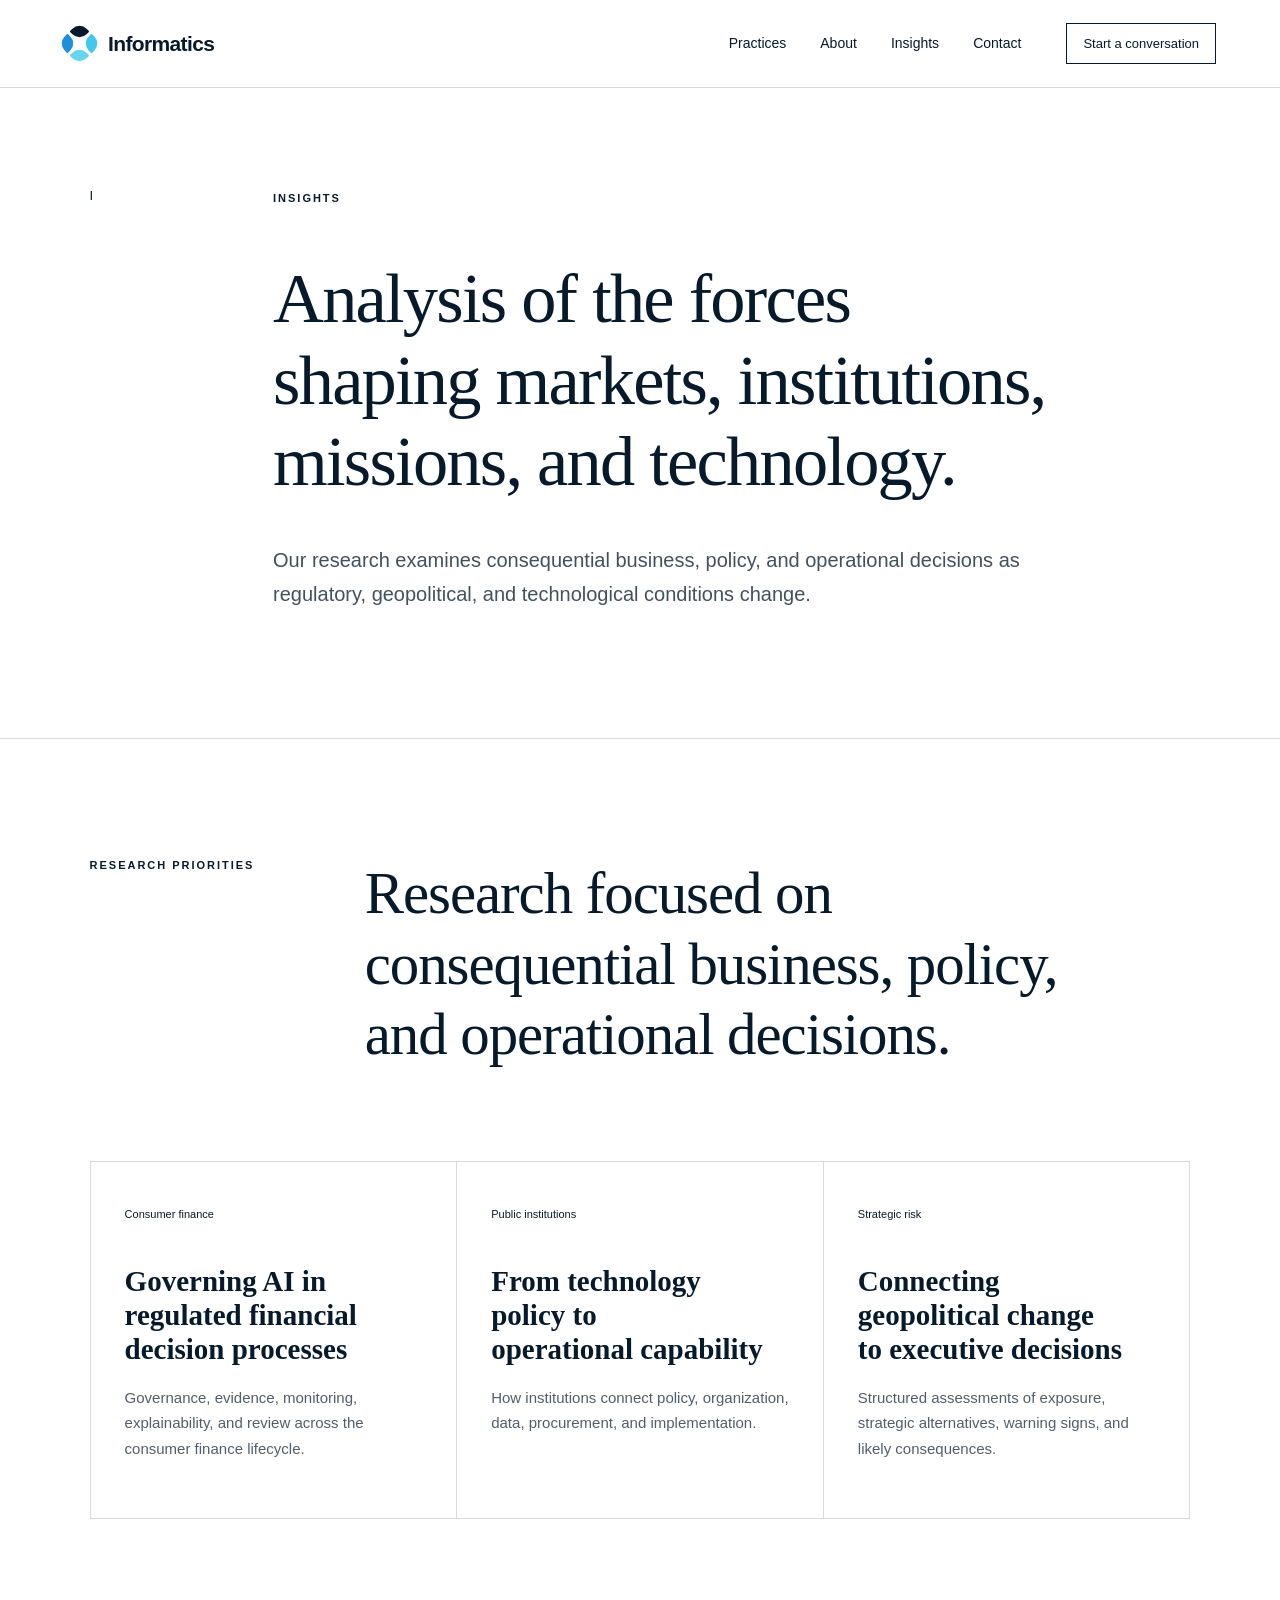
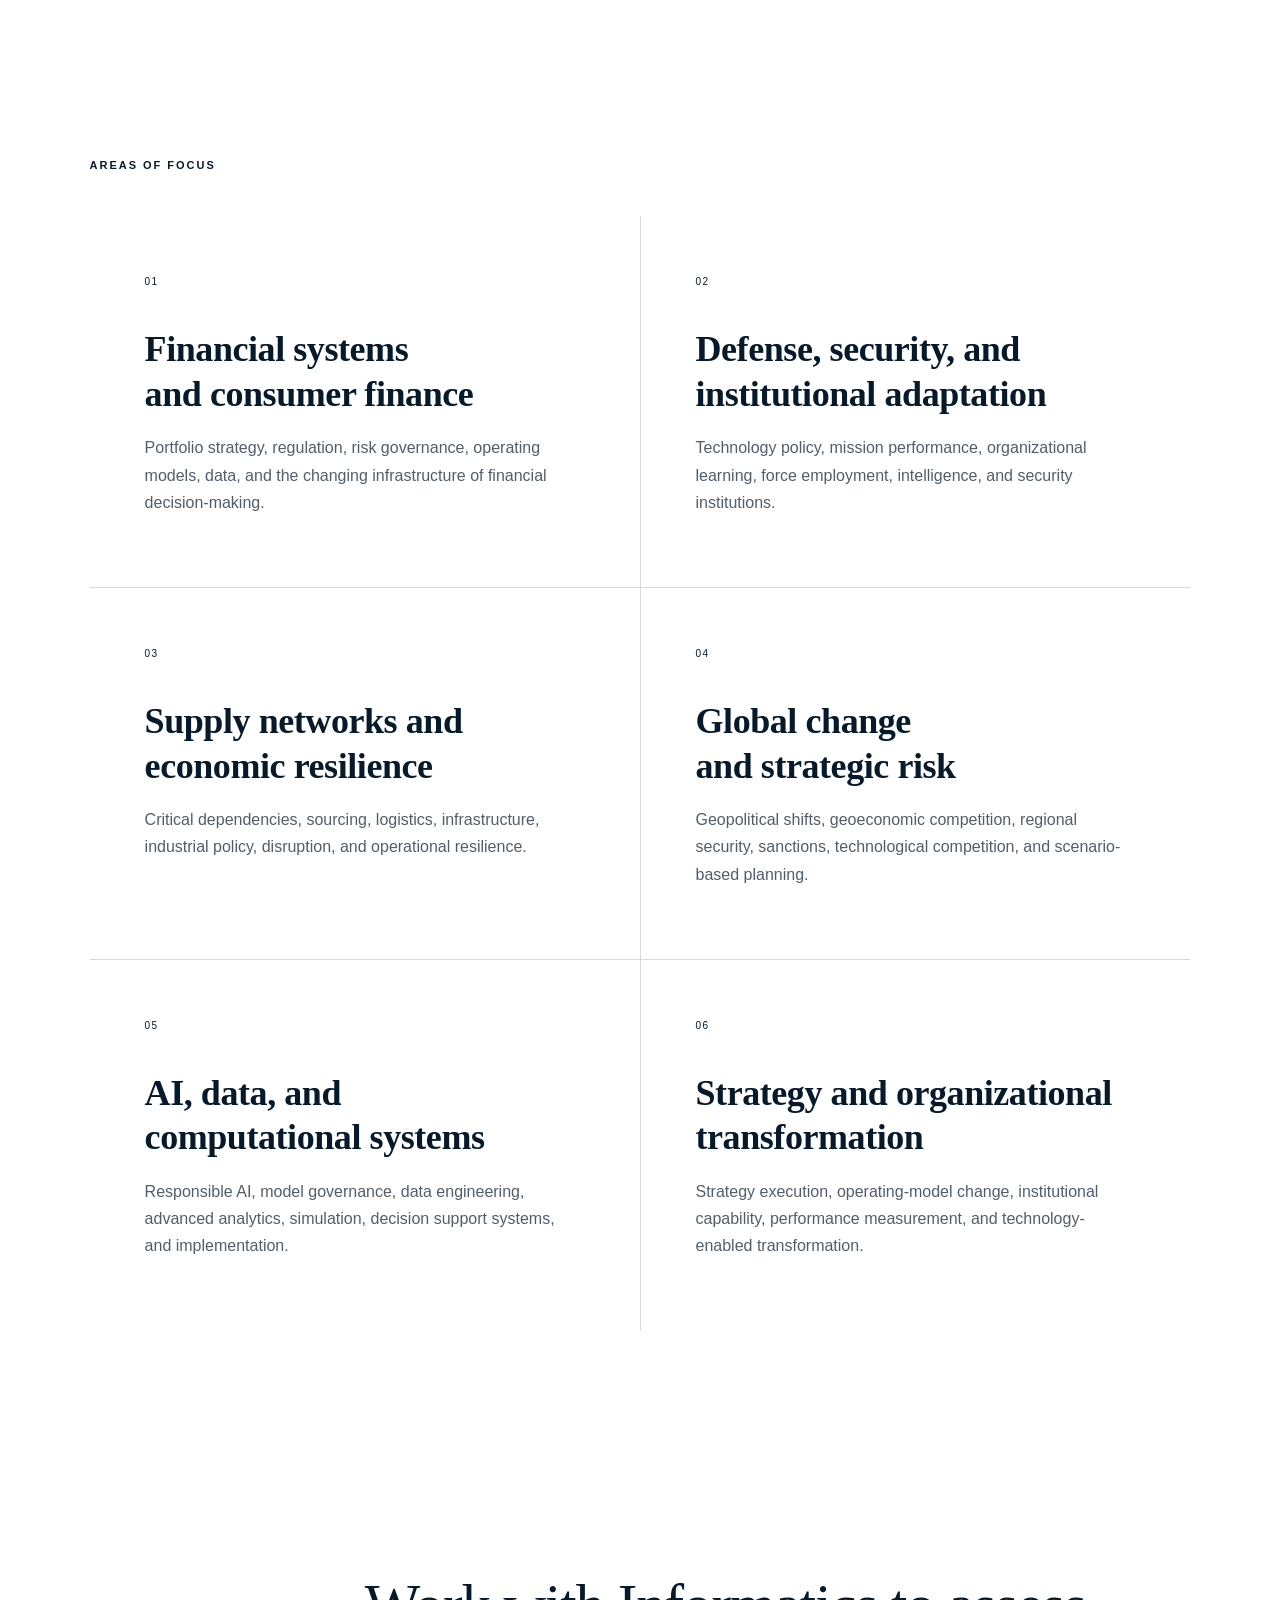
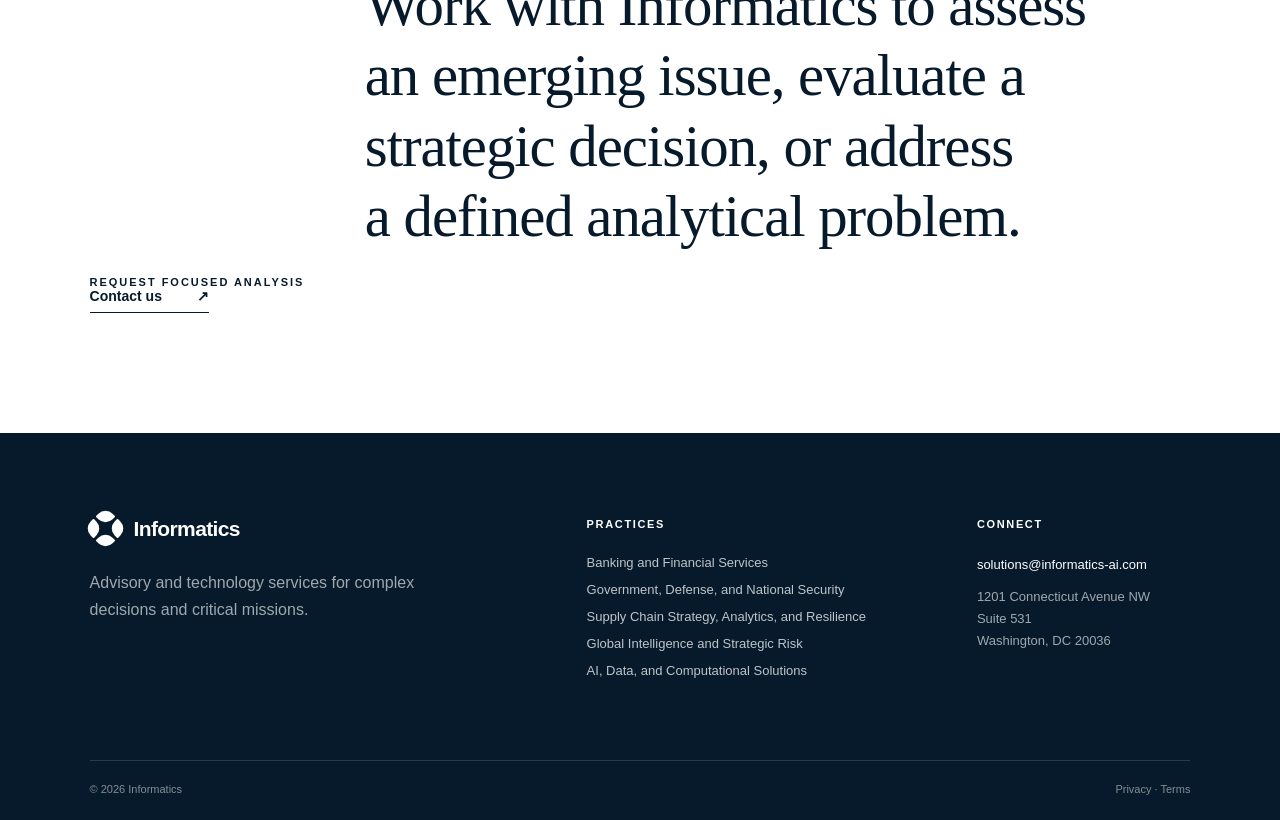
<file: insights.html>
<!doctype html>
<html lang="en">
  <head>
    <meta charset="utf-8" />
    <meta name="viewport" content="width=device-width, initial-scale=1" />
    <title>Insights | Informatics</title>
    <meta
      name="description"
      content="Informatics perspectives on financial services, national security, supply chains, strategic risk, data, and artificial intelligence."
    />
    <link rel="canonical" href="https://informatics-ai.com/insights.html" />
    <meta property="og:type" content="website" />
    <meta property="og:url" content="https://informatics-ai.com/insights.html" />
    <meta property="og:title" content="Insights | Informatics" />
    <meta property="og:description" content="Analysis of financial systems, national security, supply networks, strategic risk, and governed AI." />
    <meta name="twitter:card" content="summary" />
    <link rel="shortcut icon" href="favicon.svg" />
    <link rel="icon" href="favicon.svg" />
    <link rel="stylesheet" href="informatics-v4.css" />
  </head>
  <body>
    <header class="header">
      <a class="brand" href="/"
        ><span class="mark" aria-hidden="true"><i></i><b></b></span
        ><span>Informatics</span></a
      >
      <nav aria-label="Primary navigation">
        <a href="/#practices">Practices</a
        ><a href="about.html">About</a><a href="insights.html">Insights</a
        ><a href="contact.html">Contact</a>
      </nav>
      <a class="header-cta" href="contact.html">Start a conversation</a>
    </header>
    <main>
      <section class="page-hero simple">
        <span class="page-number">I</span>
        <div>
          <span class="eyebrow">Insights</span>
          <h1>Analysis of the forces shaping markets, institutions, missions, and technology.</h1>
          <p>
            Our research examines consequential business, policy, and operational decisions as regulatory, geopolitical, and technological conditions change.
          </p>
        </div>
      </section>
      <section class="insight-publications">
        <div class="section-intro compact">
          <span class="section-label">Research priorities</span>
          <h2>Research focused on consequential business, policy, and operational decisions.</h2>
        </div>
        <div class="publication-grid">
          <article class="publication-card">
            <span>Consumer finance</span>
            <h3>Governing AI in regulated financial decision processes</h3>
            <p>Governance, evidence, monitoring, explainability, and review across the consumer finance lifecycle.</p>
          </article>
          <article class="publication-card">
            <span>Public institutions</span>
            <h3>From technology policy to operational capability</h3>
            <p>How institutions connect policy, organization, data, procurement, and implementation.</p>
          </article>
          <article class="publication-card">
            <span>Strategic risk</span>
            <h3>Connecting geopolitical change to executive decisions</h3>
            <p>Structured assessments of exposure, strategic alternatives, warning signs, and likely consequences.</p>
          </article>
        </div>
      </section>
      <section class="insight-themes">
        <span class="section-label">Areas of focus</span>
        <div class="theme-grid">
          <article>
            <span>01</span>
            <h2>Financial systems and consumer finance</h2>
            <p>
              Portfolio strategy, regulation, risk governance, operating models,
              data, and the changing infrastructure of financial
              decision-making.
            </p>
          </article>
          <article>
            <span>02</span>
            <h2>Defense, security, and institutional adaptation</h2>
            <p>
              Technology policy, mission performance, organizational learning,
              force employment, intelligence, and security institutions.
            </p>
          </article>
          <article>
            <span>03</span>
            <h2>Supply networks and economic resilience</h2>
            <p>
              Critical dependencies, sourcing, logistics, infrastructure,
              industrial policy, disruption, and operational resilience.
            </p>
          </article>
          <article>
            <span>04</span>
            <h2>Global change and strategic risk</h2>
            <p>
              Geopolitical shifts, geoeconomic competition, regional security,
              sanctions, technological competition, and scenario-based planning.
            </p>
          </article>
          <article>
            <span>05</span>
            <h2>AI, data, and computational systems</h2>
            <p>
              Responsible AI, model governance, data engineering, advanced analytics, simulation, decision support systems, and implementation.
            </p>
          </article>
          <article>
            <span>06</span>
            <h2>Strategy and organizational transformation</h2>
            <p>
              Strategy execution, operating-model change, institutional
              capability, performance measurement, and technology-enabled
              transformation.
            </p>
          </article>
        </div>
      </section>
      <section class="cta-band">
        <span class="section-label">Request focused analysis</span>
        <h2>
          Work with Informatics to assess an emerging issue, evaluate a strategic decision, or address a defined analytical problem.
        </h2>
        <a class="text-link" href="contact.html"
          >Contact us <span aria-hidden="true">↗</span></a
        >
      </section>
    </main>
    <footer class="footer">
      <div class="footer-main">
        <div>
          <a class="brand brand-light" href="/"
            ><span class="mark" aria-hidden="true"><i></i><b></b></span
            ><span>Informatics</span></a
          >
          <p>
            Advisory and technology services for complex decisions and critical
            missions.
          </p>
        </div>
        <div>
          <h3>Practices</h3>
          <a href="banking.html">Banking and Financial Services</a
          ><a href="government-defense.html"
            >Government, Defense, and National Security</a
          ><a href="supply-chain.html"
            >Supply Chain Strategy, Analytics, and Resilience</a
          ><a href="global-intelligence.html"
            >Global Intelligence and Strategic Risk</a
          ><a href="ai-data.html">AI, Data, and Computational Solutions</a>
        </div>
        <div>
          <h3>Connect</h3>
          <a href="mailto:solutions@informatics-ai.com"
            >solutions@informatics-ai.com</a
          >
          <p>
            1201 Connecticut Avenue NW<br />Suite 531<br />Washington, DC 20036
          </p>
        </div>
      </div>
      <div class="footer-base">
        <span>© 2026 Informatics</span>
        <span><a href="privacy.html">Privacy</a> · <a href="terms.html">Terms</a></span>
      </div>
    </footer>
  </body>
</html>
</file>
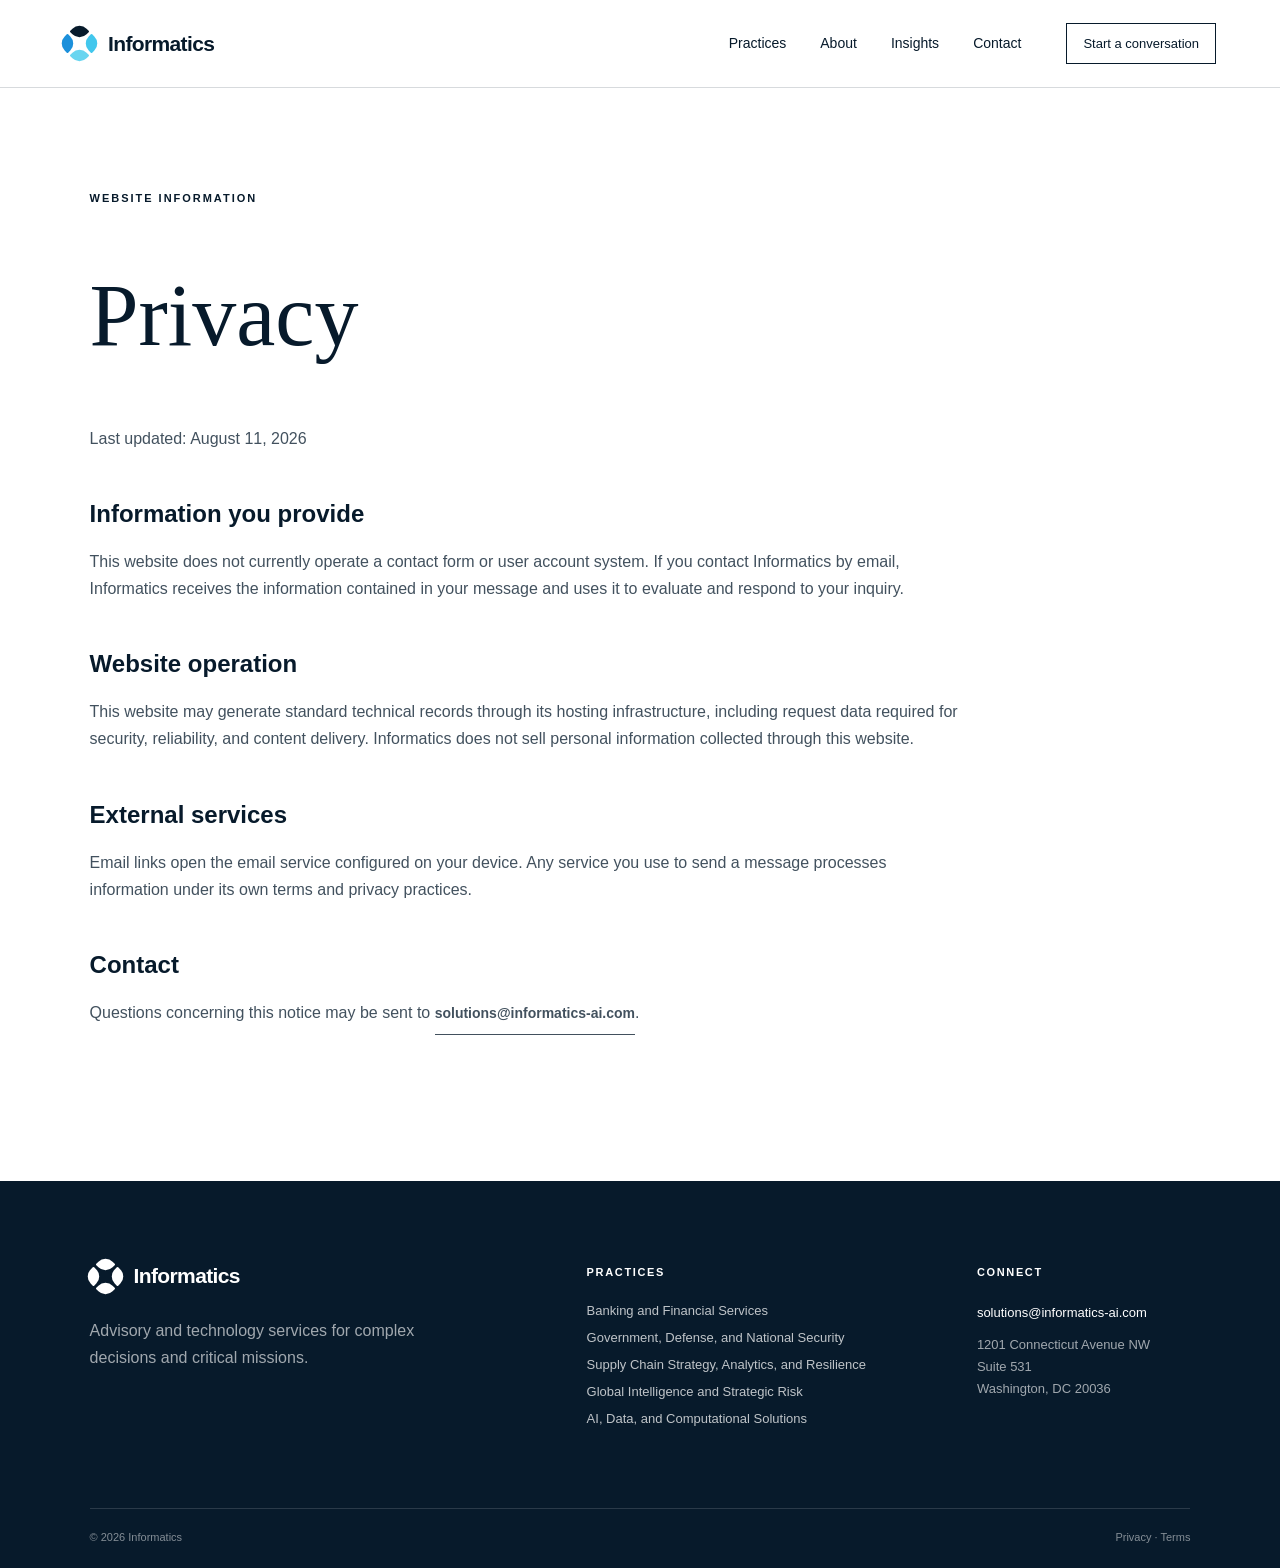
<file: privacy.html>
<!doctype html>
<html lang="en">
  <head>
    <meta charset="utf-8" />
    <meta name="viewport" content="width=device-width, initial-scale=1" />
    <title>Privacy | Informatics</title>
    <meta name="description" content="Privacy information for the Informatics website." />
    <link rel="canonical" href="https://informatics-ai.com/privacy.html" />
    <link rel="icon" href="favicon.svg" />
    <link rel="stylesheet" href="informatics-v4.css" />
  </head>
  <body>
    <header class="header">
      <a class="brand" href="/"><span class="mark" aria-hidden="true"><i></i><b></b></span><span>Informatics</span></a>
      <nav aria-label="Primary navigation"><a href="/#practices">Practices</a><a href="about.html">About</a><a href="insights.html">Insights</a><a href="contact.html">Contact</a></nav>
      <a class="header-cta" href="contact.html">Start a conversation</a>
    </header>
    <main class="legal-page">
      <span class="eyebrow">Website information</span>
      <h1>Privacy</h1>
      <p>Last updated: August 11, 2026</p>
      <h2>Information you provide</h2>
      <p>This website does not currently operate a contact form or user account system. If you contact Informatics by email, Informatics receives the information contained in your message and uses it to evaluate and respond to your inquiry.</p>
      <h2>Website operation</h2>
      <p>This website may generate standard technical records through its hosting infrastructure, including request data required for security, reliability, and content delivery. Informatics does not sell personal information collected through this website.</p>
      <h2>External services</h2>
      <p>Email links open the email service configured on your device. Any service you use to send a message processes information under its own terms and privacy practices.</p>
      <h2>Contact</h2>
      <p>Questions concerning this notice may be sent to <a class="text-link" href="mailto:solutions@informatics-ai.com">solutions@informatics-ai.com</a>.</p>
    </main>
    <footer class="footer"><div class="footer-main"><div><a class="brand brand-light" href="/"><span class="mark" aria-hidden="true"><i></i><b></b></span><span>Informatics</span></a><p>Advisory and technology services for complex decisions and critical missions.</p></div><div><h3>Practices</h3><a href="banking.html">Banking and Financial Services</a><a href="government-defense.html">Government, Defense, and National Security</a><a href="supply-chain.html">Supply Chain Strategy, Analytics, and Resilience</a><a href="global-intelligence.html">Global Intelligence and Strategic Risk</a><a href="ai-data.html">AI, Data, and Computational Solutions</a></div><div><h3>Connect</h3><a href="mailto:solutions@informatics-ai.com">solutions@informatics-ai.com</a><p>1201 Connecticut Avenue NW<br />Suite 531<br />Washington, DC 20036</p></div></div><div class="footer-base"><span>© 2026 Informatics</span><span><a href="privacy.html">Privacy</a> · <a href="terms.html">Terms</a></span></div></footer>
  </body>
</html>
</file>
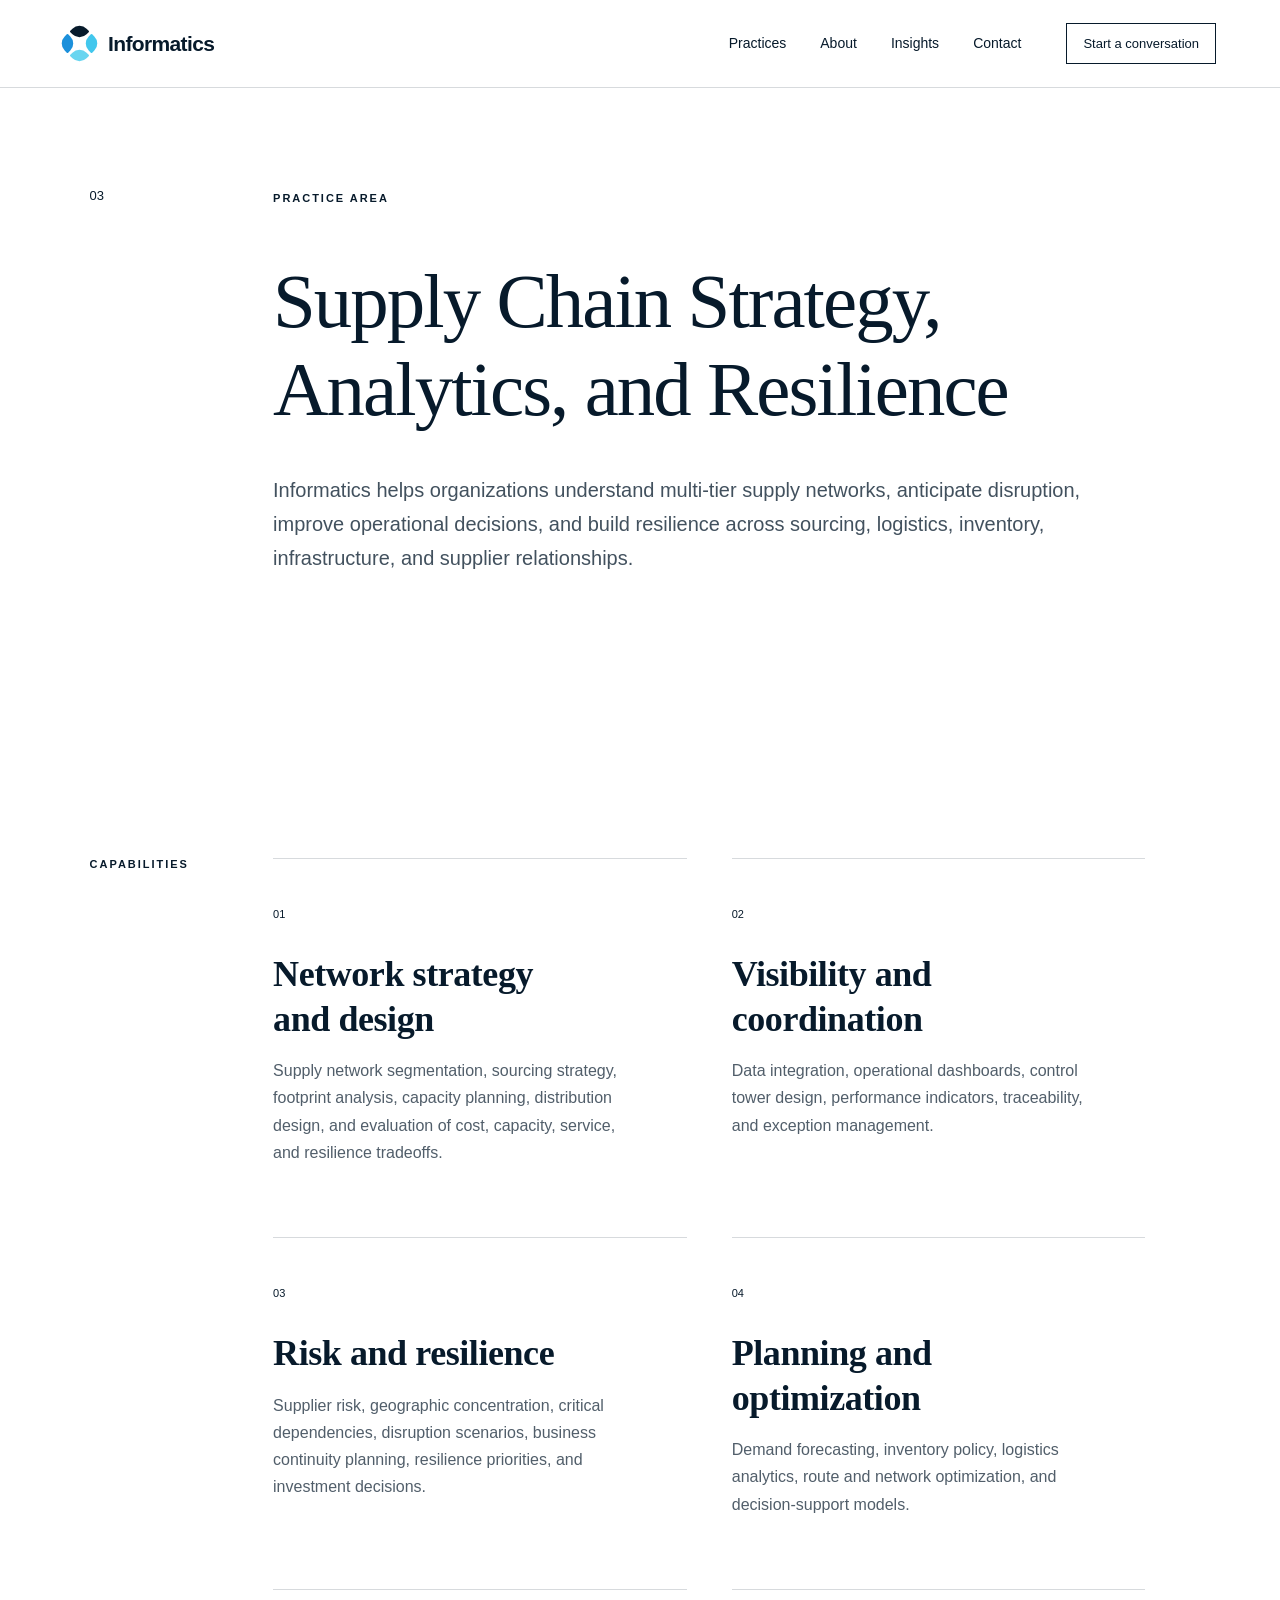
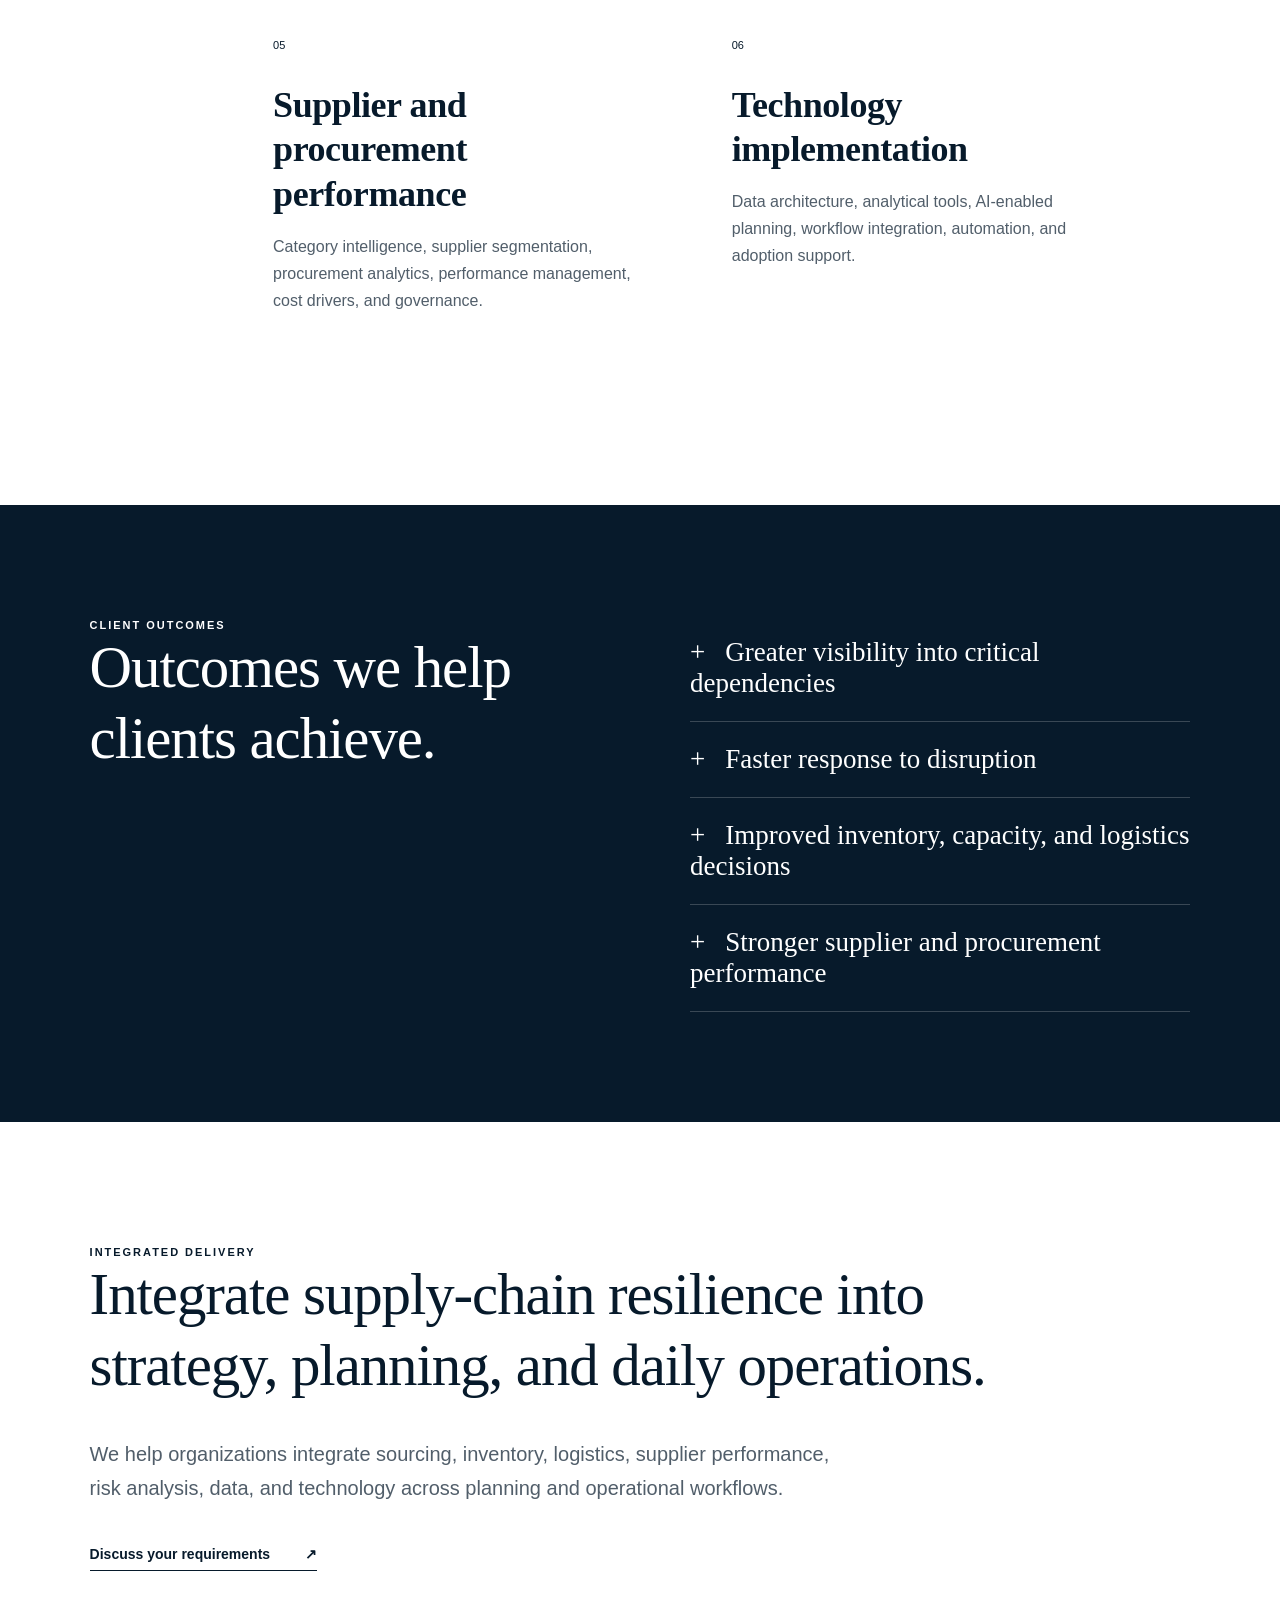
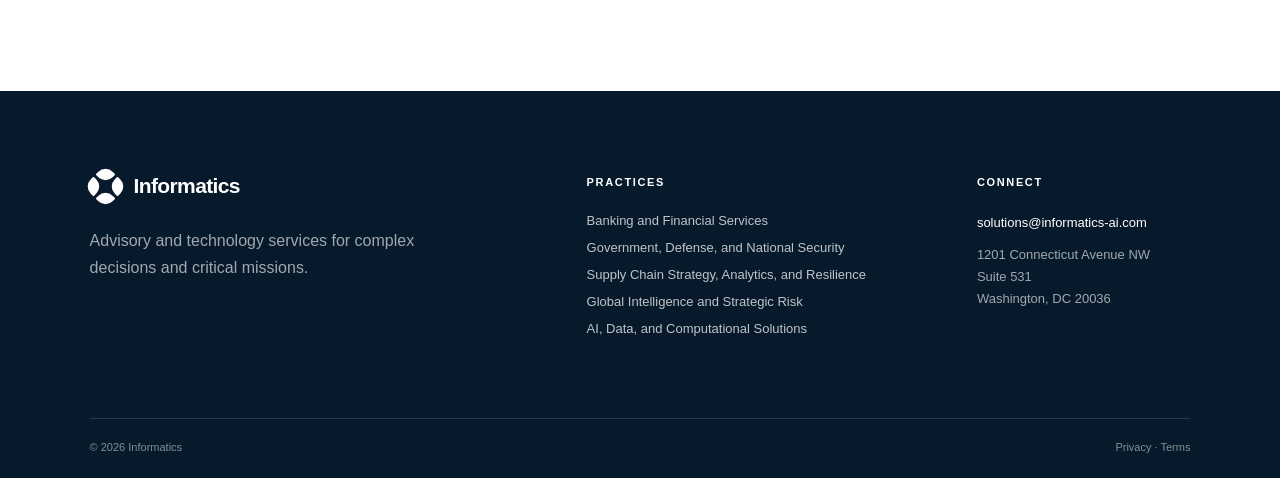
<file: supply-chain.html>
<!doctype html>
<html lang="en">
  <head>
    <meta charset="utf-8" />
    <meta name="viewport" content="width=device-width, initial-scale=1" />
    <title>
      Supply Chain Strategy and Resilience | Informatics
    </title>
    <meta
      name="description"
      content="Supply-chain strategy, risk intelligence, analytics, optimization, and technology implementation for complex operating networks."
    />
    <link rel="canonical" href="https://informatics-ai.com/supply-chain.html" />
    <meta property="og:type" content="website" /><meta property="og:title" content="Supply Chain Strategy, Analytics, and Resilience | Informatics" /><meta property="og:description" content="Supply network strategy, visibility, risk intelligence, optimization, procurement, and implementation." /><meta name="twitter:card" content="summary" />
    <link rel="shortcut icon" href="favicon.svg" />
    <link rel="icon" href="favicon.svg" />
    <link rel="stylesheet" href="informatics-v4.css" />
  </head>
  <body>
    <header class="header">
      <a class="brand" href="/"
        ><span class="mark" aria-hidden="true"><i></i><b></b></span
        ><span>Informatics</span></a
      >
      <nav aria-label="Primary navigation">
        <a href="/#practices">Practices</a
        ><a href="about.html">About</a><a href="insights.html">Insights</a
        ><a href="contact.html">Contact</a>
      </nav>
      <a class="header-cta" href="contact.html">Start a conversation</a>
    </header>
    <main>
      <section class="page-hero">
        <span class="page-number">03</span>
        <div>
          <span class="eyebrow">Practice area</span>
          <h1>Supply Chain Strategy, Analytics, and Resilience</h1>
          <p>
            Informatics helps organizations understand multi-tier supply
            networks, anticipate disruption, improve operational decisions, and
            build resilience across sourcing, logistics, inventory,
            infrastructure, and supplier relationships.
          </p>
        </div>
      </section>
      <section class="capabilities">
        <div class="section-label">Capabilities</div>
        <div class="capability-grid">
          <article>
            <span>01</span>
            <h2>Network strategy and design</h2>
            <p>
              Supply network segmentation, sourcing strategy, footprint analysis, capacity planning, distribution design, and evaluation of cost, capacity, service, and resilience tradeoffs.
            </p>
          </article>
          <article>
            <span>02</span>
            <h2>Visibility and coordination</h2>
            <p>
              Data integration, operational dashboards, control tower design,
              performance indicators, traceability, and exception management.
            </p>
          </article>
          <article>
            <span>03</span>
            <h2>Risk and resilience</h2>
            <p>
              Supplier risk, geographic concentration, critical dependencies, disruption scenarios, business continuity planning, resilience priorities, and investment decisions.
            </p>
          </article>
          <article>
            <span>04</span>
            <h2>Planning and optimization</h2>
            <p>
              Demand forecasting, inventory policy, logistics analytics, route
              and network optimization, and decision-support models.
            </p>
          </article>
          <article>
            <span>05</span>
            <h2>Supplier and procurement performance</h2>
            <p>
              Category intelligence, supplier segmentation, procurement
              analytics, performance management, cost drivers, and governance.
            </p>
          </article>
          <article>
            <span>06</span>
            <h2>Technology implementation</h2>
            <p>
              Data architecture, analytical tools, AI-enabled planning, workflow
              integration, automation, and adoption support.
            </p>
          </article>
        </div>
      </section>
      <section class="outcomes">
        <div>
          <span class="section-label light">Client outcomes</span>
          <h2>Outcomes we help clients achieve.</h2>
        </div>
        <ul>
          <li>Greater visibility into critical dependencies</li>
          <li>Faster response to disruption</li>
          <li>Improved inventory, capacity, and logistics decisions</li>
          <li>Stronger supplier and procurement performance</li>
        </ul>
      </section>
      <section class="related">
        <span class="section-label">Integrated delivery</span>
        <h2>
          Integrate supply-chain resilience into strategy, planning, and daily
          operations.
        </h2>
        <p>
          We help organizations integrate sourcing, inventory, logistics, supplier performance, risk analysis, data, and technology across planning and operational workflows.
        </p>
        <a class="text-link" href="contact.html"
          >Discuss your requirements <span aria-hidden="true">↗</span></a
        >
      </section>
    </main>
    <footer class="footer">
      <div class="footer-main">
        <div>
          <a class="brand brand-light" href="/"
            ><span class="mark" aria-hidden="true"><i></i><b></b></span
            ><span>Informatics</span></a
          >
          <p>
            Advisory and technology services for complex decisions and critical
            missions.
          </p>
        </div>
        <div>
          <h3>Practices</h3>
          <a href="banking.html">Banking and Financial Services</a
          ><a href="government-defense.html"
            >Government, Defense, and National Security</a
          ><a href="supply-chain.html"
            >Supply Chain Strategy, Analytics, and Resilience</a
          ><a href="global-intelligence.html"
            >Global Intelligence and Strategic Risk</a
          ><a href="ai-data.html">AI, Data, and Computational Solutions</a>
        </div>
        <div>
          <h3>Connect</h3>
          <a href="mailto:solutions@informatics-ai.com"
            >solutions@informatics-ai.com</a
          >
          <p>
            1201 Connecticut Avenue NW<br />Suite 531<br />Washington, DC 20036
          </p>
        </div>
      </div>
      <div class="footer-base">
        <span>© 2026 Informatics</span>
        <span><a href="privacy.html">Privacy</a> · <a href="terms.html">Terms</a></span>
      </div>
    </footer>
  </body>
</html>
</file>
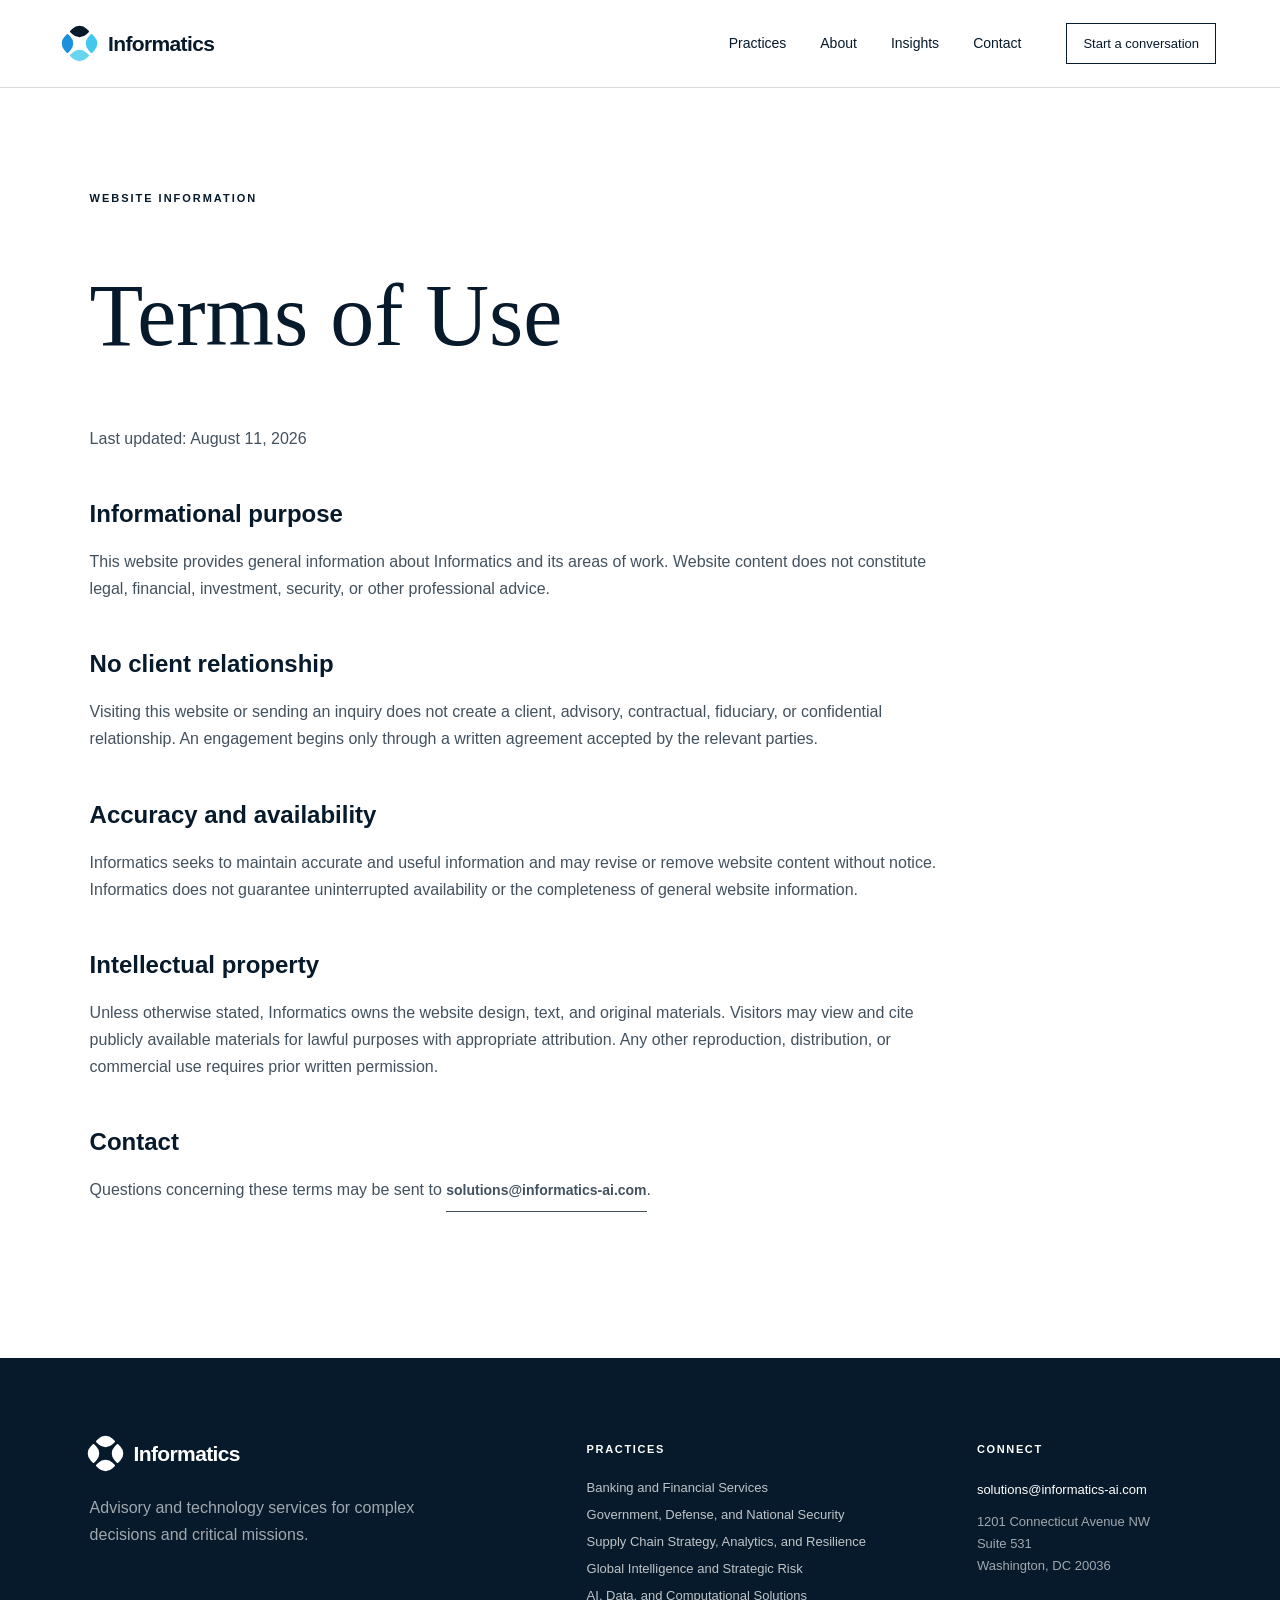
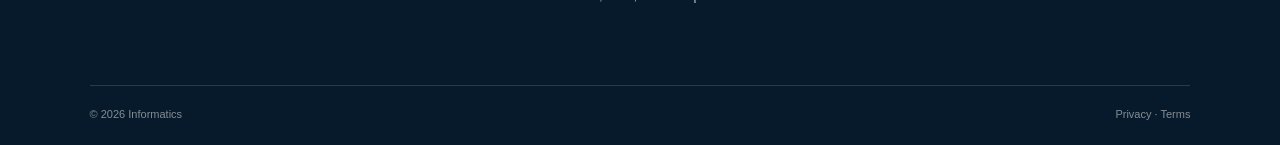
<file: terms.html>
<!doctype html>
<html lang="en">
  <head>
    <meta charset="utf-8" />
    <meta name="viewport" content="width=device-width, initial-scale=1" />
    <title>Terms of Use | Informatics</title>
    <meta name="description" content="Terms governing use of the Informatics website." />
    <link rel="canonical" href="https://informatics-ai.com/terms.html" />
    <link rel="icon" href="favicon.svg" />
    <link rel="stylesheet" href="informatics-v4.css" />
  </head>
  <body>
    <header class="header">
      <a class="brand" href="/"><span class="mark" aria-hidden="true"><i></i><b></b></span><span>Informatics</span></a>
      <nav aria-label="Primary navigation"><a href="/#practices">Practices</a><a href="about.html">About</a><a href="insights.html">Insights</a><a href="contact.html">Contact</a></nav>
      <a class="header-cta" href="contact.html">Start a conversation</a>
    </header>
    <main class="legal-page">
      <span class="eyebrow">Website information</span>
      <h1>Terms of Use</h1>
      <p>Last updated: August 11, 2026</p>
      <h2>Informational purpose</h2>
      <p>This website provides general information about Informatics and its areas of work. Website content does not constitute legal, financial, investment, security, or other professional advice.</p>
      <h2>No client relationship</h2>
      <p>Visiting this website or sending an inquiry does not create a client, advisory, contractual, fiduciary, or confidential relationship. An engagement begins only through a written agreement accepted by the relevant parties.</p>
      <h2>Accuracy and availability</h2>
      <p>Informatics seeks to maintain accurate and useful information and may revise or remove website content without notice. Informatics does not guarantee uninterrupted availability or the completeness of general website information.</p>
      <h2>Intellectual property</h2>
      <p>Unless otherwise stated, Informatics owns the website design, text, and original materials. Visitors may view and cite publicly available materials for lawful purposes with appropriate attribution. Any other reproduction, distribution, or commercial use requires prior written permission.</p>
      <h2>Contact</h2>
      <p>Questions concerning these terms may be sent to <a class="text-link" href="mailto:solutions@informatics-ai.com">solutions@informatics-ai.com</a>.</p>
    </main>
    <footer class="footer"><div class="footer-main"><div><a class="brand brand-light" href="/"><span class="mark" aria-hidden="true"><i></i><b></b></span><span>Informatics</span></a><p>Advisory and technology services for complex decisions and critical missions.</p></div><div><h3>Practices</h3><a href="banking.html">Banking and Financial Services</a><a href="government-defense.html">Government, Defense, and National Security</a><a href="supply-chain.html">Supply Chain Strategy, Analytics, and Resilience</a><a href="global-intelligence.html">Global Intelligence and Strategic Risk</a><a href="ai-data.html">AI, Data, and Computational Solutions</a></div><div><h3>Connect</h3><a href="mailto:solutions@informatics-ai.com">solutions@informatics-ai.com</a><p>1201 Connecticut Avenue NW<br />Suite 531<br />Washington, DC 20036</p></div></div><div class="footer-base"><span>© 2026 Informatics</span><span><a href="privacy.html">Privacy</a> · <a href="terms.html">Terms</a></span></div></footer>
  </body>
</html>
</file>
<file: informatics-v4.css>
:root {
  --font-geist-sans: Arial, Helvetica, sans-serif;
  --font-editorial: Georgia, serif;
  --ink: #071a2b;
  --blue: #071a2b;
  --cyan: #42c7ed;
  --paper: #ffffff;
  --white: #ffffff;
  --line: rgba(7, 26, 43, 0.16);
}

* {
  box-sizing: border-box;
}
html {
  scroll-behavior: smooth;
}
body {
  margin: 0;
  background: var(--paper);
  color: var(--ink);
  font-family: var(--font-geist-sans), Arial, sans-serif;
}
a {
  color: inherit;
  text-decoration: none;
}
p {
  line-height: 1.7;
}
::selection {
  background: var(--cyan);
  color: var(--ink);
}

.header {
  height: 88px;
  display: flex;
  align-items: center;
  padding: 0 clamp(24px, 5vw, 78px);
  border-bottom: 1px solid var(--line);
  background: rgba(255, 255, 255, 0.94);
  position: sticky;
  top: 0;
  z-index: 20;
  backdrop-filter: blur(12px);
}

.brand {
  display: flex;
  align-items: center;
  gap: 13px;
  font-size: 21px;
  font-weight: 650;
  letter-spacing: -0.03em;
}
.mark {
  width: 31px;
  height: 31px;
  position: relative;
  display: inline-block;
  transform: rotate(45deg);
}
.mark:before,
.mark:after,
.mark i,
.mark b {
  content: "";
  position: absolute;
  width: 14px;
  height: 14px;
  background: var(--blue);
  border-radius: 10px 1px;
}
.mark:before {
  top: 0;
  left: 0;
}
.mark:after {
  right: 0;
  top: 0;
  background: var(--cyan);
  transform: rotate(90deg);
}
.mark i {
  bottom: 0;
  left: 0;
  background: #1c90db;
  transform: rotate(270deg);
}
.mark b {
  bottom: 0;
  right: 0;
  background: #68d5f0;
  transform: rotate(180deg);
}

.brand-light {
  color: #ffffff;
}
.brand-light .mark:before,
.brand-light .mark:after,
.brand-light .mark i,
.brand-light .mark b {
  background: #ffffff;
}

.header nav {
  display: flex;
  gap: 34px;
  margin-left: auto;
  margin-right: 45px;
  font-size: 14px;
}
.header nav a {
  padding: 12px 0;
  border-bottom: 1px solid transparent;
}
.header nav a:hover {
  border-color: var(--ink);
}
.header-cta {
  font-size: 13px;
  border: 1px solid var(--ink);
  padding: 12px 16px;
}
.header-cta:hover {
  background: var(--ink);
  color: white;
}

.hero {
  min-height: calc(100vh - 88px);
  padding: 80px clamp(24px, 7vw, 112px) 68px;
  display: flex;
  flex-direction: column;
  justify-content: space-between;
  position: relative;
  overflow: hidden;
}
.hero-grid {
  position: absolute;
  inset: 0 0 0 58%;
  background-image:
    linear-gradient(var(--line) 1px, transparent 1px),
    linear-gradient(90deg, var(--line) 1px, transparent 1px);
  background-size: 42px 42px;
  mask-image: linear-gradient(to right, transparent, black);
  opacity: 0.45;
}
.hero:after {
  content: "";
  position: absolute;
  width: 420px;
  height: 420px;
  right: 9%;
  top: 22%;
  border: 1px solid rgba(7, 26, 43, 0.36);
  border-radius: 50%;
  box-shadow:
    0 0 0 78px rgba(7, 26, 43, 0.045),
    0 0 0 156px rgba(7, 26, 43, 0.025);
}
.eyebrow,
.section-label {
  text-transform: uppercase;
  letter-spacing: 0.18em;
  font-size: 11px;
  font-weight: 700;
}
.hero h1 {
  font-family: var(--font-editorial), Georgia, serif;
  font-size: clamp(64px, 9vw, 136px);
  font-weight: 500;
  letter-spacing: -0.045em;
  line-height: 0.94;
  margin: 42px 0 50px;
  position: relative;
  z-index: 2;
  max-width: 1200px;
}
.hero h1 em {
  color: var(--ink);
  font-style: normal;
}
.hero-bottom {
  display: flex;
  justify-content: space-between;
  align-items: flex-end;
  position: relative;
  z-index: 2;
}
.hero-bottom p {
  max-width: 600px;
  font-size: 20px;
  line-height: 1.55;
  margin: 0;
}
.button {
  display: inline-flex;
  gap: 30px;
  align-items: center;
  background: var(--ink);
  color: white;
  padding: 17px 20px;
  font-size: 13px;
  min-width: 210px;
  justify-content: space-between;
}
.button:hover {
  opacity: 0.86;
}

.positioning {
  padding: 140px clamp(24px, 7vw, 112px);
  display: grid;
  grid-template-columns: 1fr 3fr;
  border-top: 1px solid var(--line);
}
.positioning > div:last-child {
  max-width: 980px;
}
.positioning h2,
.section-intro h2,
.method h2,
.cta-band h2,
.outcomes h2,
.related h2,
.prose-section h2 {
  font-family: var(--font-editorial), Georgia, serif;
  font-size: clamp(40px, 4.6vw, 66px);
  font-weight: 500;
  line-height: 1.14;
  letter-spacing: -0.028em;
  margin: 0 0 35px;
}
.positioning p {
  font-size: 22px;
  max-width: 850px;
  color: rgba(7, 26, 43, 0.76);
}

.service-families,
.engagement-routes,
.insight-publications {
  padding: 120px clamp(24px, 7vw, 112px);
  border-top: 1px solid var(--line);
}
.section-intro.compact {
  margin-bottom: 55px;
}
.three-card-grid,
.four-card-grid {
  display: grid;
  border-top: 1px solid var(--line);
  border-left: 1px solid var(--line);
}
.three-card-grid { grid-template-columns: repeat(3, 1fr); }
.four-card-grid { grid-template-columns: repeat(4, 1fr); }
.three-card-grid article,
.four-card-grid a,
.publication-card {
  padding: 42px 34px;
  border-right: 1px solid var(--line);
  border-bottom: 1px solid var(--line);
}
.three-card-grid span,
.four-card-grid span,
.publication-card > span {
  font-size: 11px;
}
.three-card-grid h3,
.four-card-grid h3,
.publication-card h3 {
  font-family: var(--font-editorial), Georgia, serif;
  font-size: 29px;
  line-height: 1.18;
  margin: 42px 0 18px;
}
.three-card-grid p,
.four-card-grid p,
.publication-card p {
  color: rgba(7, 26, 43, 0.7);
  font-size: 15px;
}
.four-card-grid a:hover,
.publication-card:hover {
  background: rgba(7, 26, 43, 0.035);
}
.decision-questions {
  padding: 110px clamp(24px, 7vw, 112px);
  background: var(--ink);
  color: white;
  display: grid;
  grid-template-columns: 1fr 1.6fr;
  gap: 90px;
}
.decision-questions h2 {
  font-family: var(--font-editorial), Georgia, serif;
  font-size: clamp(40px, 4.6vw, 66px);
  font-weight: 500;
  line-height: 1.16;
  margin: 35px 0 0;
}
.decision-questions ul {
  margin: 0;
  padding: 0;
  list-style: none;
}
.decision-questions li {
  font-family: var(--font-editorial), Georgia, serif;
  font-size: 23px;
  line-height: 1.35;
  padding: 22px 0;
  border-bottom: 1px solid rgba(255,255,255,.2);
}
.decision-questions li::before {
  content: "+";
  margin-right: 16px;
}
.question-groups {
  border-top: 1px solid rgba(255,255,255,.2);
}
.question-groups article {
  padding: 28px 0 12px;
  border-bottom: 1px solid rgba(255,255,255,.2);
}
.question-groups h3 {
  margin: 0 0 8px;
  font-size: 12px;
  line-height: 1.4;
  text-transform: uppercase;
  letter-spacing: .12em;
  color: rgba(255,255,255,.72);
}
.question-groups li {
  border-bottom: 0;
  padding: 9px 0;
  font-size: 20px;
}
.publication-grid {
  display: grid;
  grid-template-columns: repeat(3, 1fr);
  border-top: 1px solid var(--line);
  border-left: 1px solid var(--line);
}
.publication-card small {
  display: block;
  margin-top: 28px;
  text-transform: uppercase;
  letter-spacing: .12em;
  font-size: 10px;
}
.legal-page {
  padding: 100px clamp(24px, 7vw, 112px) 130px;
  max-width: 1050px;
}
.legal-page h1 {
  font-family: var(--font-editorial), Georgia, serif;
  font-size: clamp(52px, 7vw, 88px);
  font-weight: 500;
}
.legal-page h2 { margin-top: 48px; }
.legal-page p,
.legal-page li { color: rgba(7, 26, 43, 0.76); line-height: 1.7; }

.practice-section {
  background: white;
  padding: 120px clamp(24px, 7vw, 112px);
}
.section-intro {
  display: grid;
  grid-template-columns: 1fr 3fr;
  margin-bottom: 80px;
}
.practice-list {
  border-top: 1px solid var(--line);
}
.practice-row {
  display: grid;
  grid-template-columns: 80px 1.5fr 1fr 30px;
  gap: 30px;
  align-items: center;
  padding: 35px 0;
  border-bottom: 1px solid var(--line);
  transition:
    padding 0.25s,
    background 0.25s;
}
.practice-row:hover {
  padding-left: 18px;
  background: rgba(7, 26, 43, 0.035);
}
.practice-num {
  font-size: 12px;
  color: var(--ink);
}
.practice-row h3 {
  font-family: var(--font-editorial), Georgia, serif;
  font-size: 31px;
  line-height: 1.18;
  letter-spacing: -0.018em;
  margin: 0;
  font-weight: 600;
}
.practice-row p {
  font-size: 14px;
  color: rgba(7, 26, 43, 0.68);
  margin: 0;
}

.method {
  background: var(--ink);
  color: white;
  padding: 130px clamp(24px, 7vw, 112px);
  display: grid;
  grid-template-columns: 1fr 2fr;
  gap: 80px;
}
.light {
  color: #ffffff;
}
.method-steps {
  display: grid;
  grid-template-columns: 1fr 1fr;
}
.method-steps article {
  padding: 35px;
  border-left: 1px solid rgba(255, 255, 255, 0.2);
  border-bottom: 1px solid rgba(255, 255, 255, 0.2);
  min-height: 220px;
}
.method-steps span {
  color: #ffffff;
  font-size: 11px;
}
.method-steps h3 {
  font-size: 24px;
  margin: 38px 0 12px;
}
.method-steps p {
  color: rgba(255, 255, 255, 0.72);
  font-size: 14px;
}
.cta-band {
  padding: 120px clamp(24px, 7vw, 112px);
  display: grid;
  grid-template-columns: 1fr 3fr;
  align-items: end;
}
.cta-band h2 {
  max-width: 850px;
}
.text-link {
  font-size: 14px;
  font-weight: 650;
  border-bottom: 1px solid;
  padding-bottom: 8px;
  display: inline-flex;
  justify-content: space-between;
  gap: 35px;
  width: max-content;
}
.text-link:hover {
  opacity: 0.68;
}

.page-hero {
  min-height: 650px;
  padding: 100px clamp(24px, 7vw, 112px);
  display: grid;
  grid-template-columns: 1fr 5fr;
  background: #ffffff;
}
.page-number {
  font-size: 13px;
  color: var(--ink);
}
.page-hero h1 {
  font-family: var(--font-editorial), Georgia, serif;
  font-size: clamp(54px, 7vw, 104px);
  font-weight: 500;
  line-height: 1.02;
  letter-spacing: -0.04em;
  max-width: 1100px;
  margin: 52px 0 40px;
  overflow-wrap: normal;
}
.page-hero p {
  font-size: 20px;
  max-width: 820px;
  color: rgba(7, 26, 43, 0.76);
}
.page-hero.simple h1 {
  font-size: clamp(52px, 6.2vw, 88px);
  line-height: 1.04;
}

.capabilities {
  padding: 120px clamp(24px, 7vw, 112px);
  background: white;
  display: grid;
  grid-template-columns: 1fr 5fr;
}
.capability-grid {
  display: grid;
  grid-template-columns: 1fr 1fr;
}
.capability-grid article {
  padding: 45px 50px 55px 0;
  border-top: 1px solid var(--line);
  margin-right: 45px;
}
.capability-grid article > span {
  font-size: 11px;
  color: var(--ink);
}
.capability-grid h2 {
  font-family: var(--font-editorial), Georgia, serif;
  font-size: 36px;
  line-height: 1.16;
  letter-spacing: -0.018em;
  margin: 30px 0 15px;
}
.capability-grid p {
  color: rgba(7, 26, 43, 0.7);
}
.outcomes {
  padding: 110px clamp(24px, 7vw, 112px);
  background: var(--ink);
  color: white;
  display: grid;
  grid-template-columns: 1fr 1fr;
  gap: 100px;
}
.outcomes ul {
  list-style: none;
  margin: 0;
  padding: 0;
}
.outcomes li {
  font-family: var(--font-editorial), Georgia, serif;
  font-size: 27px;
  padding: 22px 0;
  border-bottom: 1px solid rgba(255, 255, 255, 0.2);
}
.outcomes li:before {
  content: "+";
  color: #ffffff;
  margin-right: 20px;
}
.related {
  padding: 120px clamp(24px, 7vw, 112px);
  max-width: 1200px;
}
.related p {
  font-size: 20px;
  max-width: 760px;
  color: rgba(7, 26, 43, 0.7);
  margin-bottom: 40px;
}

.prose-section {
  padding: 120px clamp(24px, 7vw, 112px);
  display: grid;
  grid-template-columns: 1fr 4fr;
}
.prose-section > div {
  max-width: 950px;
}
.prose-section p {
  font-size: 19px;
  color: rgba(7, 26, 43, 0.74);
}
.prose-section.alt {
  background: white;
}
.principles {
  background: var(--ink);
  color: white;
  padding: 110px clamp(24px, 7vw, 112px);
  display: grid;
  grid-template-columns: 1fr 4fr;
}
.principles > div {
  display: grid;
  grid-template-columns: repeat(3, 1fr);
}
.principles article {
  padding: 32px 20px;
  border-left: 1px solid rgba(255, 255, 255, 0.2);
}
.principles article span {
  font-size: 11px;
  color: #ffffff;
}
.principles h3 {
  font-size: 18px;
  margin-top: 45px;
}

.insight-grid {
  padding: 120px clamp(24px, 7vw, 112px);
  display: grid;
  grid-template-columns: 1fr 1fr;
  gap: 1px;
  background: var(--line);
}
.insight-grid article {
  background: var(--paper);
  padding: 65px;
}
.insight-grid article > span {
  font-size: 10px;
  text-transform: uppercase;
  letter-spacing: 0.14em;
  color: var(--ink);
}
.insight-grid h2 {
  font-family: var(--font-editorial), Georgia, serif;
  font-size: 38px;
  line-height: 1.16;
  letter-spacing: -0.018em;
  margin: 42px 0 20px;
}
.insight-grid p {
  color: rgba(7, 26, 43, 0.7);
  min-height: 85px;
}
.insight-grid a {
  font-size: 13px;
  border-bottom: 1px solid;
  padding-bottom: 6px;
}

.contact-page {
  min-height: 750px;
  display: grid;
  grid-template-columns: 2fr 1fr;
  padding: 100px clamp(24px, 7vw, 112px);
  gap: 120px;
}
.contact-page h1 {
  font-family: var(--font-editorial), Georgia, serif;
  font-size: clamp(58px, 7.5vw, 108px);
  line-height: 1;
  letter-spacing: -0.04em;
  margin: 60px 0 42px;
}
.contact-page > div > p {
  font-size: 20px;
  max-width: 720px;
  margin-bottom: 45px;
}
.contact-page aside {
  border-left: 1px solid var(--line);
  padding: 25px 0 0 45px;
}
.contact-page aside p {
  margin: 25px 0 40px;
  color: rgba(7, 26, 43, 0.72);
}
.contact-page hr {
  border: 0;
  border-top: 1px solid var(--line);
  margin: 45px 0;
}
.contact-options {
  margin-top: 42px;
  border-top: 1px solid var(--line);
}
.contact-options a {
  display: flex;
  justify-content: space-between;
  padding: 18px 0;
  border-bottom: 1px solid var(--line);
  font-weight: 650;
}
.contact-options a:hover { padding-left: 10px; }

.footer {
  background: var(--ink);
  color: white;
  padding: 80px clamp(24px, 7vw, 112px) 25px;
}
.footer-main {
  display: grid;
  grid-template-columns: 2fr 1.5fr 1fr;
  gap: 70px;
}
.brand-light {
  margin-bottom: 25px;
}
.footer-main > div:first-child p {
  color: rgba(255, 255, 255, 0.62);
  max-width: 330px;
}
.footer h3 {
  font-size: 11px;
  text-transform: uppercase;
  letter-spacing: 0.15em;
  color: #ffffff;
  margin: 5px 0 25px;
}
.footer-main > div:nth-child(2) a {
  display: block;
  font-size: 13px;
  color: rgba(255, 255, 255, 0.74);
  margin: 12px 0;
}
.footer-main > div:last-child a {
  font-size: 13px;
}
.footer-main > div:last-child p {
  font-size: 13px;
  color: rgba(255, 255, 255, 0.62);
}
.footer-base {
  display: flex;
  justify-content: space-between;
  border-top: 1px solid rgba(255, 255, 255, 0.14);
  margin-top: 70px;
  padding-top: 22px;
  color: rgba(255, 255, 255, 0.5);
  font-size: 11px;
}

@media (max-width: 900px) {
  .header {
    height: 72px;
  }
  .header nav {
    display: none;
  }
  .header-cta {
    margin-left: auto;
  }
  .hero {
    min-height: 760px;
    padding-top: 60px;
  }
  .hero h1 {
    font-size: 64px;
    line-height: 0.98;
    letter-spacing: -0.035em;
  }
  .hero-bottom {
    display: block;
  }
  .hero-bottom p {
    font-size: 18px;
    margin-bottom: 35px;
  }
  .positioning,
  .section-intro,
  .method,
  .cta-band,
  .page-hero,
  .capabilities,
  .outcomes,
  .prose-section,
  .principles,
  .decision-questions {
    grid-template-columns: 1fr;
  }
  .three-card-grid,
  .four-card-grid,
  .publication-grid { grid-template-columns: 1fr; }
  .section-label {
    margin-bottom: 30px;
  }
  .practice-row {
    grid-template-columns: 40px 1fr 25px;
  }
  .practice-row p {
    display: none;
  }
  .method-steps {
    margin-top: 30px;
  }
  .page-hero {
    min-height: 600px;
  }
  .page-hero h1 {
    font-size: 58px;
    line-height: 1.04;
    letter-spacing: -0.032em;
  }
  .capability-grid {
    grid-template-columns: 1fr;
  }
  .outcomes {
    gap: 40px;
  }
  .principles > div {
    grid-template-columns: 1fr 1fr;
  }
  .insight-grid {
    grid-template-columns: 1fr;
  }
  .service-families,
  .engagement-routes,
  .insight-publications { padding-top: 80px; padding-bottom: 80px; }
  .contact-page {
    grid-template-columns: 1fr;
    gap: 60px;
  }
  .contact-page aside {
    border-left: 0;
    border-top: 1px solid var(--line);
    padding: 40px 0;
  }
  .footer-main {
    grid-template-columns: 1fr;
  }
  .footer-main > div:nth-child(2) {
    display: none;
  }
}

@media (max-width: 560px) {
  .header-cta {
    display: none;
  }
  .hero h1 {
    font-size: 48px;
    line-height: 1.04;
    letter-spacing: -0.026em;
  }
  .hero:after {
    right: -60%;
    top: 25%;
  }
  .positioning,
  .practice-section,
  .method,
  .cta-band,
  .capabilities,
  .outcomes,
  .related,
  .prose-section,
  .principles,
  .insight-grid {
    padding-top: 80px;
    padding-bottom: 80px;
  }
  .practice-row h3 {
    font-size: 26px;
  }
  .method-steps {
    grid-template-columns: 1fr;
  }
  .page-hero h1 {
    font-size: 44px;
    line-height: 1.06;
    letter-spacing: -0.026em;
  }
  .capability-grid h2 {
    font-size: 32px;
  }
  .principles > div {
    grid-template-columns: 1fr;
  }
  .contact-page h1 {
    font-size: 52px;
    line-height: 1.04;
    letter-spacing: -0.028em;
  }
  .footer-base {
    display: block;
  }
  .footer-base span {
    display: block;
    margin-top: 8px;
  }
}

/* Final headline system: generous spacing and cache-busted in v4 */
.hero h1 {
  font-size: clamp(58px, 7.5vw, 116px);
  line-height: 1.12;
  letter-spacing: -0.025em;
  margin: 48px 0 58px;
  max-width: 1280px;
}
.page-hero h1 {
  font-size: clamp(50px, 6vw, 86px);
  line-height: 1.14;
  letter-spacing: -0.025em;
}
.page-hero.simple h1 {
  font-size: clamp(48px, 5.5vw, 78px);
  line-height: 1.16;
}
.positioning h2,
.section-intro h2,
.method h2,
.cta-band h2,
.outcomes h2,
.related h2,
.prose-section h2,
.contact-section h2 {
  line-height: 1.2;
  letter-spacing: -0.018em;
}
.practice-row h3,
.capability-grid h2,
.theme-grid h2,
.insight-grid h2 {
  line-height: 1.24;
  letter-spacing: -0.012em;
}
@media (max-width: 900px) {
  .hero h1 { font-size: 58px; line-height: 1.14; }
  .page-hero h1 { font-size: 52px; line-height: 1.16; }
}
@media (max-width: 560px) {
  .hero h1 { font-size: 43px; line-height: 1.18; letter-spacing: -0.015em; }
  .page-hero h1,
  .page-hero.simple h1 { font-size: 40px; line-height: 1.2; letter-spacing: -0.015em; }
}

/* Typography and content safeguards */
h1,
h2,
h3 {
  overflow-wrap: normal;
  word-break: normal;
  hyphens: none;
  text-wrap: balance;
}

p,
li {
  overflow-wrap: break-word;
}

.hero h1 br {
  display: block;
}

.insight-themes {
  padding: 120px clamp(24px, 7vw, 112px);
}

.insight-themes > .section-label {
  display: block;
  margin-bottom: 45px;
}

.theme-grid {
  display: grid;
  grid-template-columns: 1fr 1fr;
  gap: 1px;
  background: var(--line);
}

.theme-grid article {
  background: var(--paper);
  padding: 55px;
}

.theme-grid article > span {
  font-size: 10px;
  text-transform: uppercase;
  letter-spacing: 0.14em;
  color: var(--ink);
}

.theme-grid h2 {
  font-family: var(--font-editorial), Georgia, serif;
  font-size: 36px;
  line-height: 1.16;
  letter-spacing: -0.018em;
  margin: 38px 0 18px;
}

.theme-grid p {
  color: rgba(7, 26, 43, 0.7);
  line-height: 1.7;
}

.contact-section {
  min-height: 700px;
  display: grid;
  grid-template-columns: 1.7fr 1fr;
  padding: 110px clamp(24px, 7vw, 112px);
  gap: 100px;
  align-items: start;
}

.contact-section h2 {
  font-family: var(--font-editorial), Georgia, serif;
  font-size: clamp(42px, 4.8vw, 68px);
  font-weight: 500;
  line-height: 1.14;
  letter-spacing: -0.028em;
  margin: 32px 0;
}

.contact-section > div > p {
  font-size: 18px;
  line-height: 1.75;
  max-width: 760px;
  color: rgba(7, 26, 43, 0.74);
}

.contact-card {
  background: var(--ink);
  color: white;
  padding: 48px 42px;
}

.contact-card .contact-email {
  display: block;
  color: white;
  font-family: var(--font-editorial), Georgia, serif;
  font-size: clamp(24px, 2.5vw, 36px);
  line-height: 1.2;
  margin: 45px 0 36px;
  overflow-wrap: anywhere;
}

.contact-card p {
  color: rgba(255, 255, 255, 0.8);
  line-height: 1.7;
}

@media (max-width: 900px) {
  .insight-themes {
    padding-top: 90px;
    padding-bottom: 90px;
  }
  .theme-grid {
    grid-template-columns: 1fr;
  }
  .contact-section {
    grid-template-columns: 1fr;
    gap: 55px;
    padding-top: 90px;
    padding-bottom: 90px;
  }
}

@media (max-width: 560px) {
  .insight-themes {
    padding-top: 72px;
    padding-bottom: 72px;
  }
  .theme-grid article {
    padding: 38px 28px;
  }
  .theme-grid h2 {
    font-size: 30px;
  }
  .contact-section {
    padding-top: 72px;
    padding-bottom: 72px;
  }
  .contact-card {
    padding: 38px 28px;
  }
}

/* Final headline system. These rules remain last to prevent overlap. */
.hero h1 {
  font-size: clamp(58px, 7.5vw, 116px);
  line-height: 1.12;
  letter-spacing: -0.025em;
  margin: 48px 0 58px;
  max-width: 1280px;
}
.page-hero h1 {
  font-size: clamp(50px, 6vw, 86px);
  line-height: 1.14;
  letter-spacing: -0.025em;
}
.page-hero.simple h1 {
  font-size: clamp(48px, 5.5vw, 78px);
  line-height: 1.16;
}
.positioning h2,
.section-intro h2,
.method h2,
.cta-band h2,
.outcomes h2,
.related h2,
.prose-section h2,
.contact-section h2 {
  line-height: 1.2;
  letter-spacing: -0.018em;
}
.practice-row h3,
.capability-grid h2,
.theme-grid h2,
.insight-grid h2 {
  line-height: 1.24;
  letter-spacing: -0.012em;
}
@media (max-width: 900px) {
  .hero h1 { font-size: 58px; line-height: 1.14; }
  .page-hero h1 { font-size: 52px; line-height: 1.16; }
}
@media (max-width: 560px) {
  .hero h1 { font-size: 43px; line-height: 1.18; letter-spacing: -0.015em; }
  .page-hero h1,
  .page-hero.simple h1 { font-size: 40px; line-height: 1.2; letter-spacing: -0.015em; }
}


/* Interactive practice questions */
.question-cards { border-top: 1px solid rgba(255, 255, 255, 0.24); }
.question-card { border-bottom: 1px solid rgba(255, 255, 255, 0.24); transition: background 0.25s ease; }
.question-card:hover,
.question-card:focus-within,
.question-card.is-active { background: rgba(255, 255, 255, 0.055); }
.question-card-toggle {
  width: 100%; display: grid; grid-template-columns: 42px 1fr 28px; gap: 18px;
  align-items: center; padding: 25px 18px; border: 0; background: transparent;
  color: white; font: inherit; text-align: left; cursor: pointer;
}
.question-card-toggle > span:nth-child(2) {
  font-family: var(--font-editorial), Georgia, serif;
  font-size: clamp(21px, 2vw, 29px); line-height: 1.2;
}
.question-card-toggle:focus-visible { outline: 2px solid var(--cyan); outline-offset: -2px; }
.question-card-number { font-size: 11px; letter-spacing: 0.12em; color: rgba(255, 255, 255, 0.62); }
.question-card-icon {
  justify-self: end; font-size: 24px; line-height: 1;
  transition: transform 0.25s ease, color 0.25s ease;
}
.question-card.is-active .question-card-icon { color: var(--cyan); transform: rotate(45deg); }
.question-card-content {
  display: grid; grid-template-rows: 0fr; opacity: 0; padding: 0 68px;
  overflow: hidden; transition: grid-template-rows 0.3s ease, opacity 0.25s ease, padding 0.3s ease;
}
.question-card-content > * { min-height: 0; }
.question-card.is-active .question-card-content {
  grid-template-rows: 1fr; opacity: 1; padding: 2px 68px 30px;
}
.question-card-content p {
  font-family: var(--font-editorial), Georgia, serif; font-size: 19px;
  line-height: 1.45; margin: 0 0 15px; color: rgba(255, 255, 255, 0.88);
}
.question-card-content p::before {
  content: ""; display: inline-block; width: 18px; height: 1px;
  margin: 0 12px 6px 0; background: var(--cyan);
}
.question-card-content a {
  display: inline-flex; gap: 18px; width: max-content; margin-top: 10px;
  padding-bottom: 5px; border-bottom: 1px solid rgba(255, 255, 255, 0.65);
  font-size: 12px; font-weight: 650; letter-spacing: 0.04em;
}
@media (max-width: 900px) { .decision-questions { gap: 45px; } }
@media (max-width: 560px) {
  .decision-questions { padding-top: 78px; padding-bottom: 78px; }
  .question-card-toggle { grid-template-columns: 28px 1fr 22px; gap: 11px; padding: 22px 8px; }
  .question-card-toggle > span:nth-child(2) { font-size: 21px; }
  .question-card-content,
  .question-card.is-active .question-card-content { padding-left: 47px; padding-right: 8px; }
  .question-card.is-active .question-card-content { padding-bottom: 26px; }
  .question-card-content p { font-size: 17px; }
}
@media (prefers-reduced-motion: reduce) {
  .question-card, .question-card-icon, .question-card-content { transition: none; }
}
</file>
